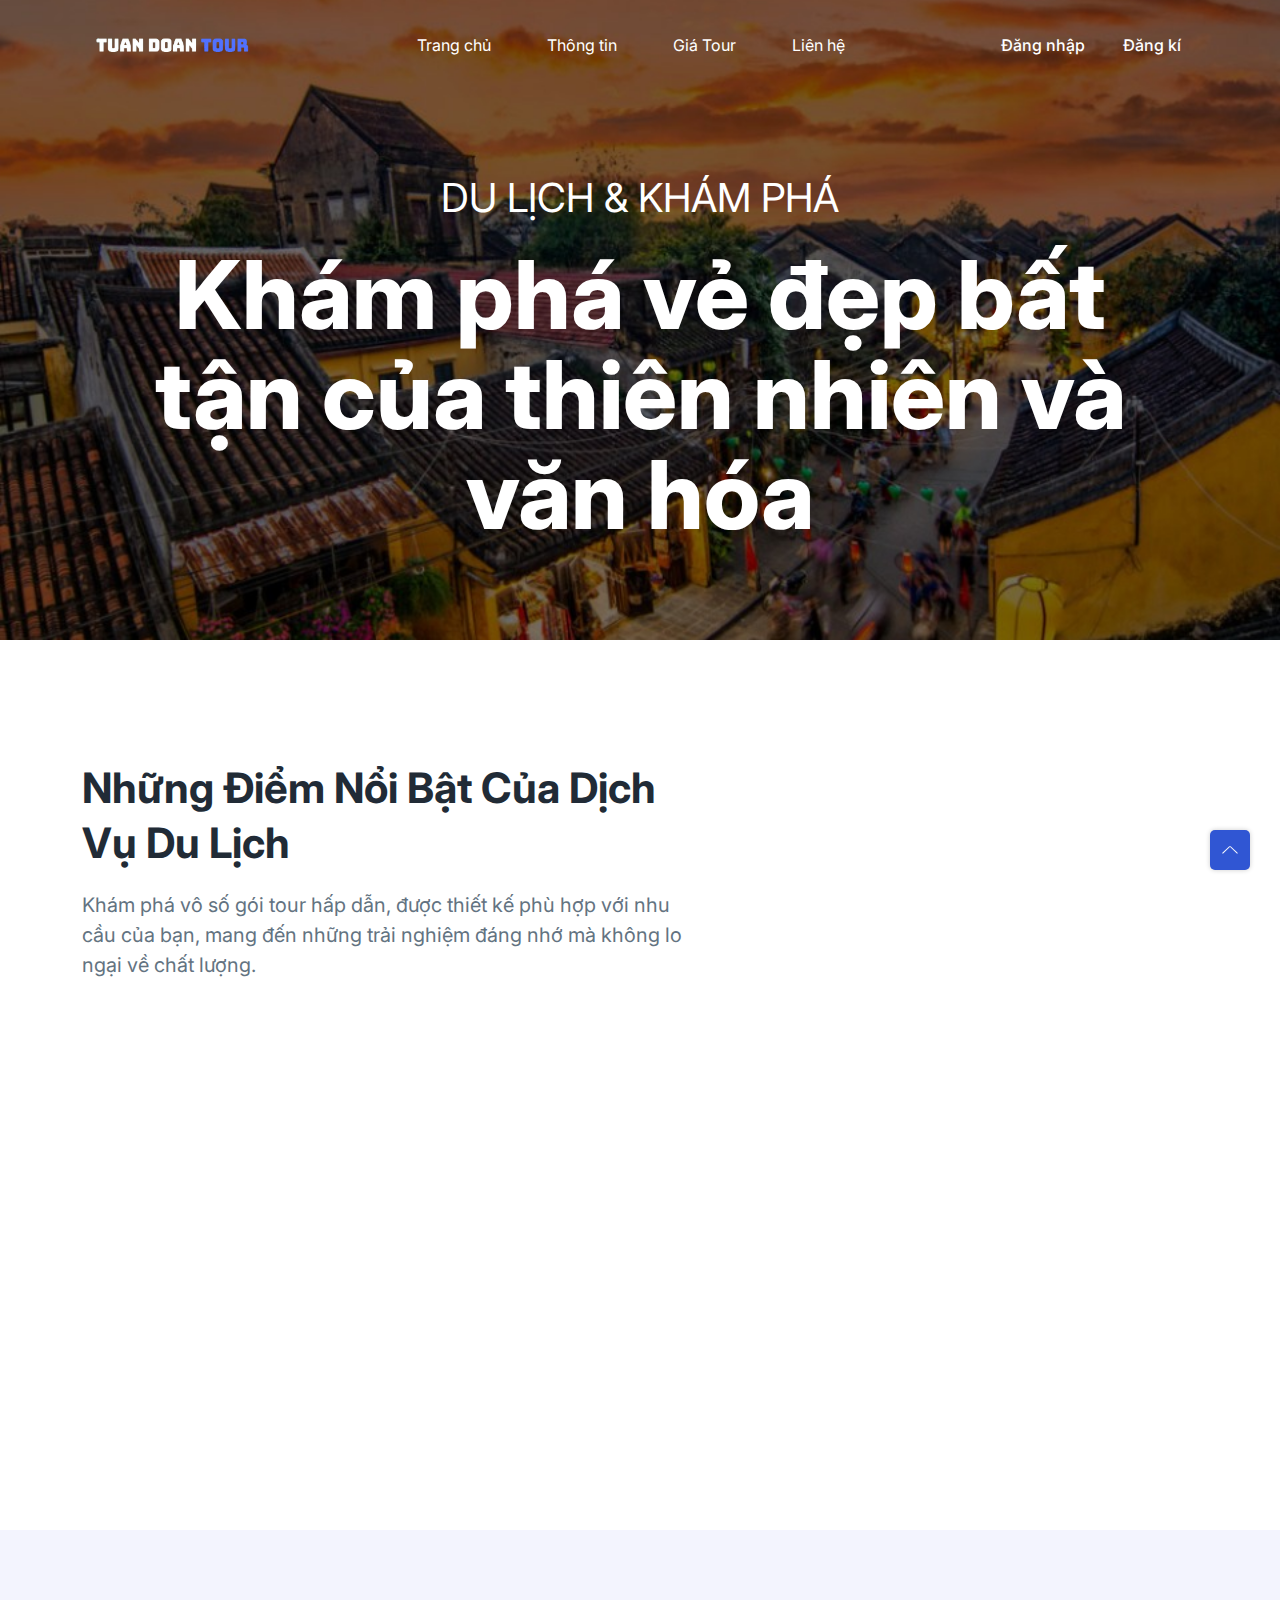
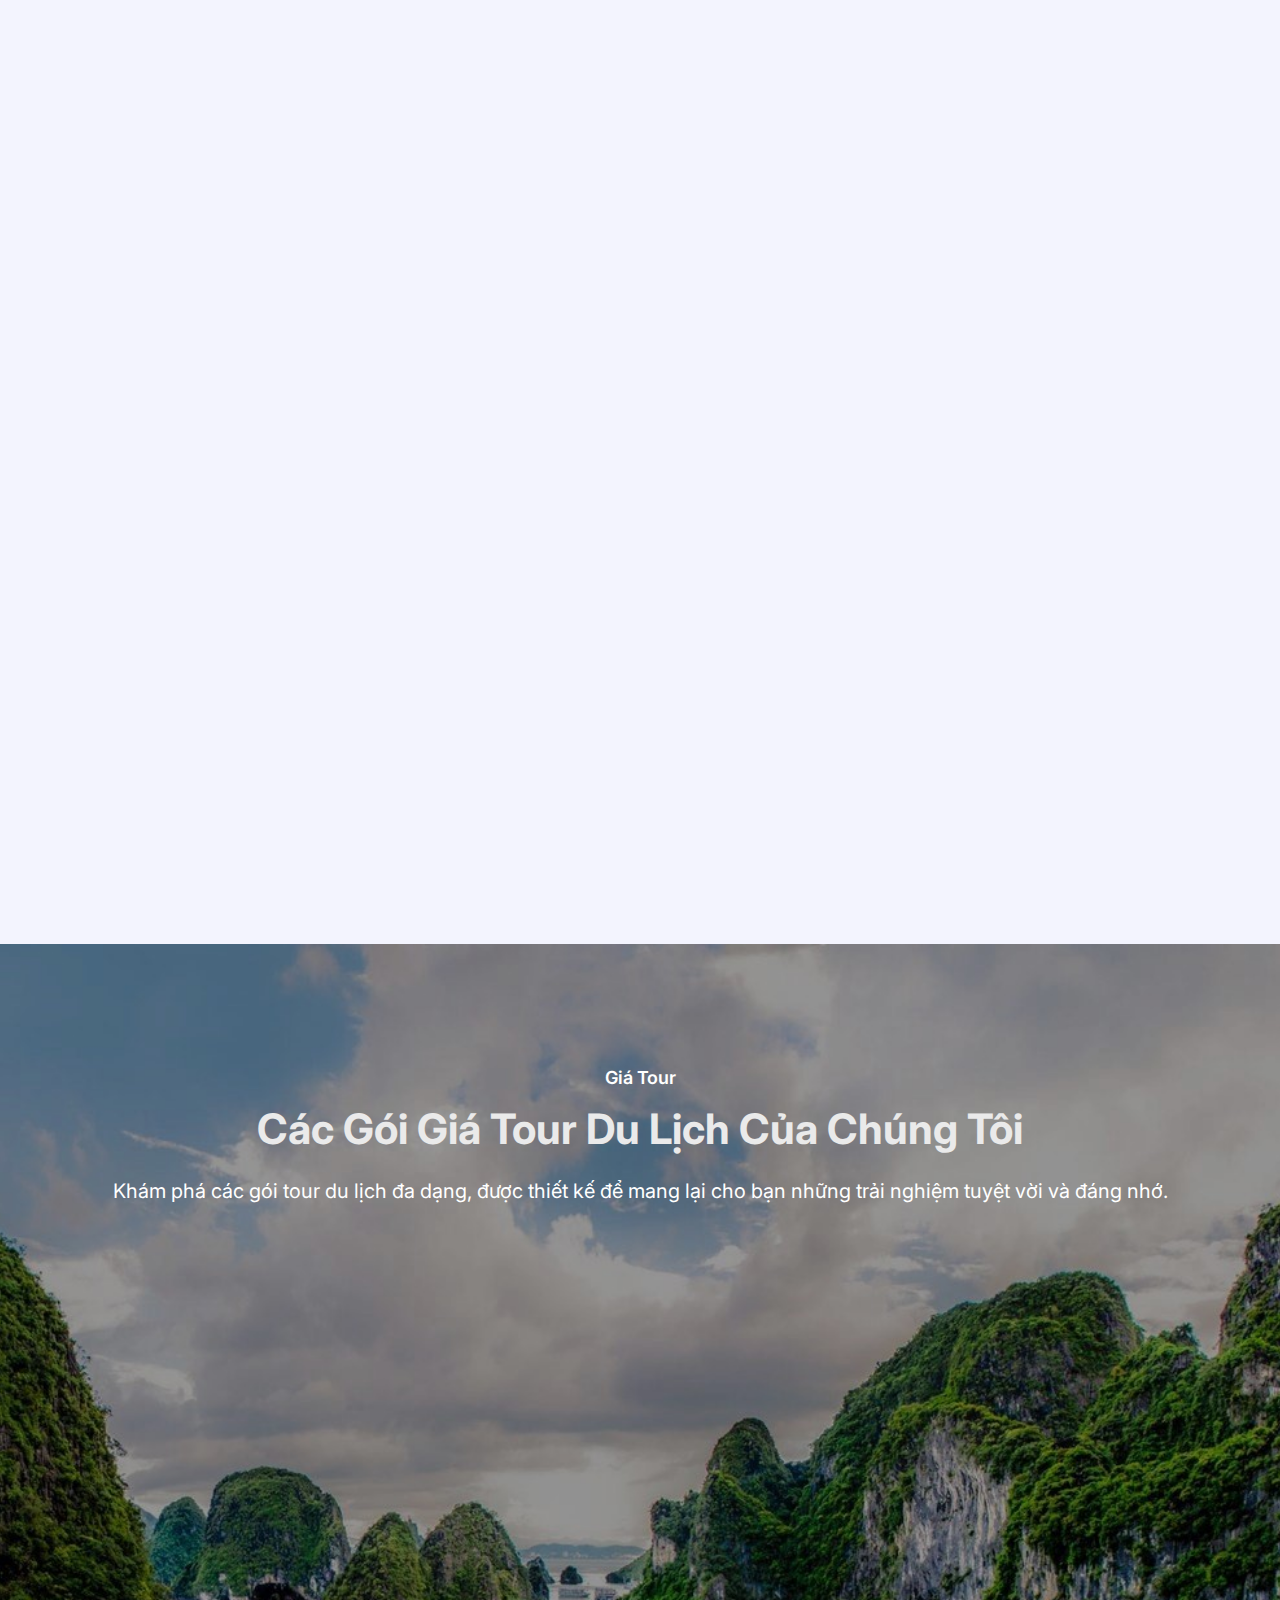
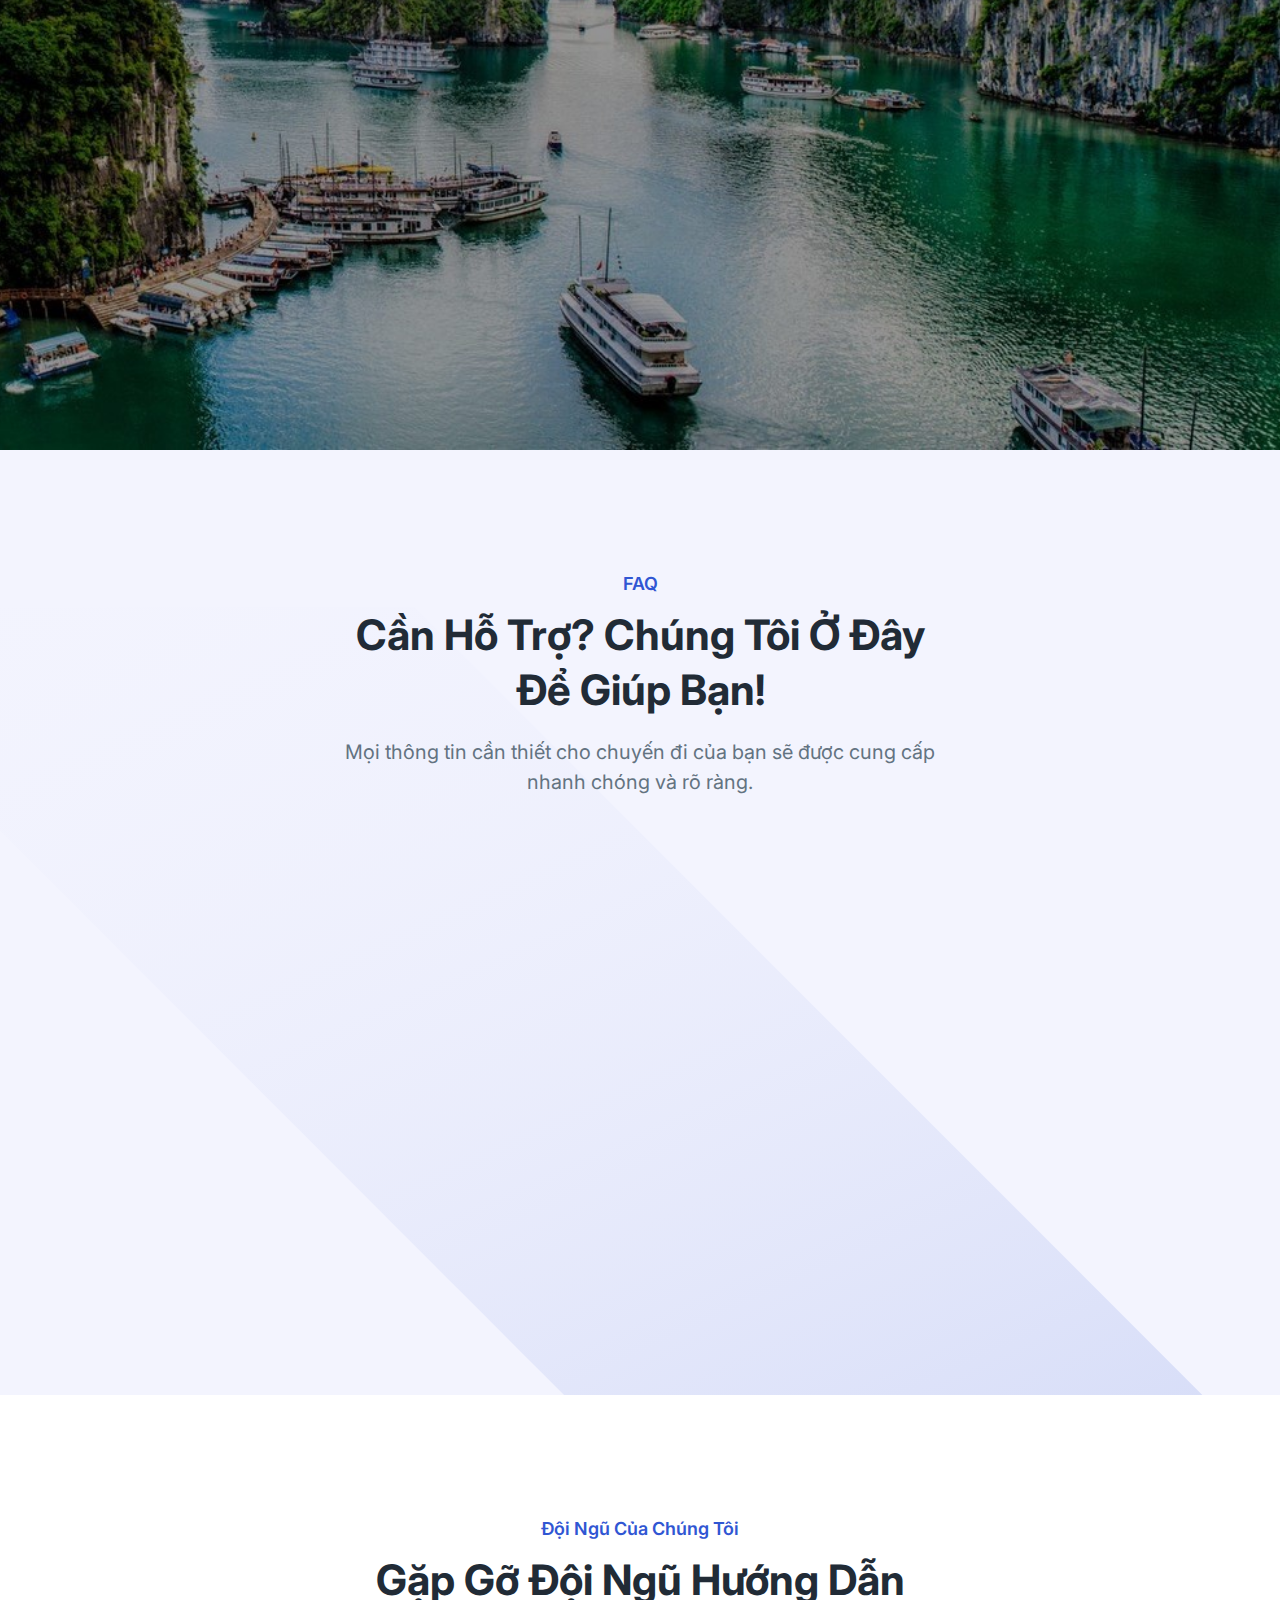
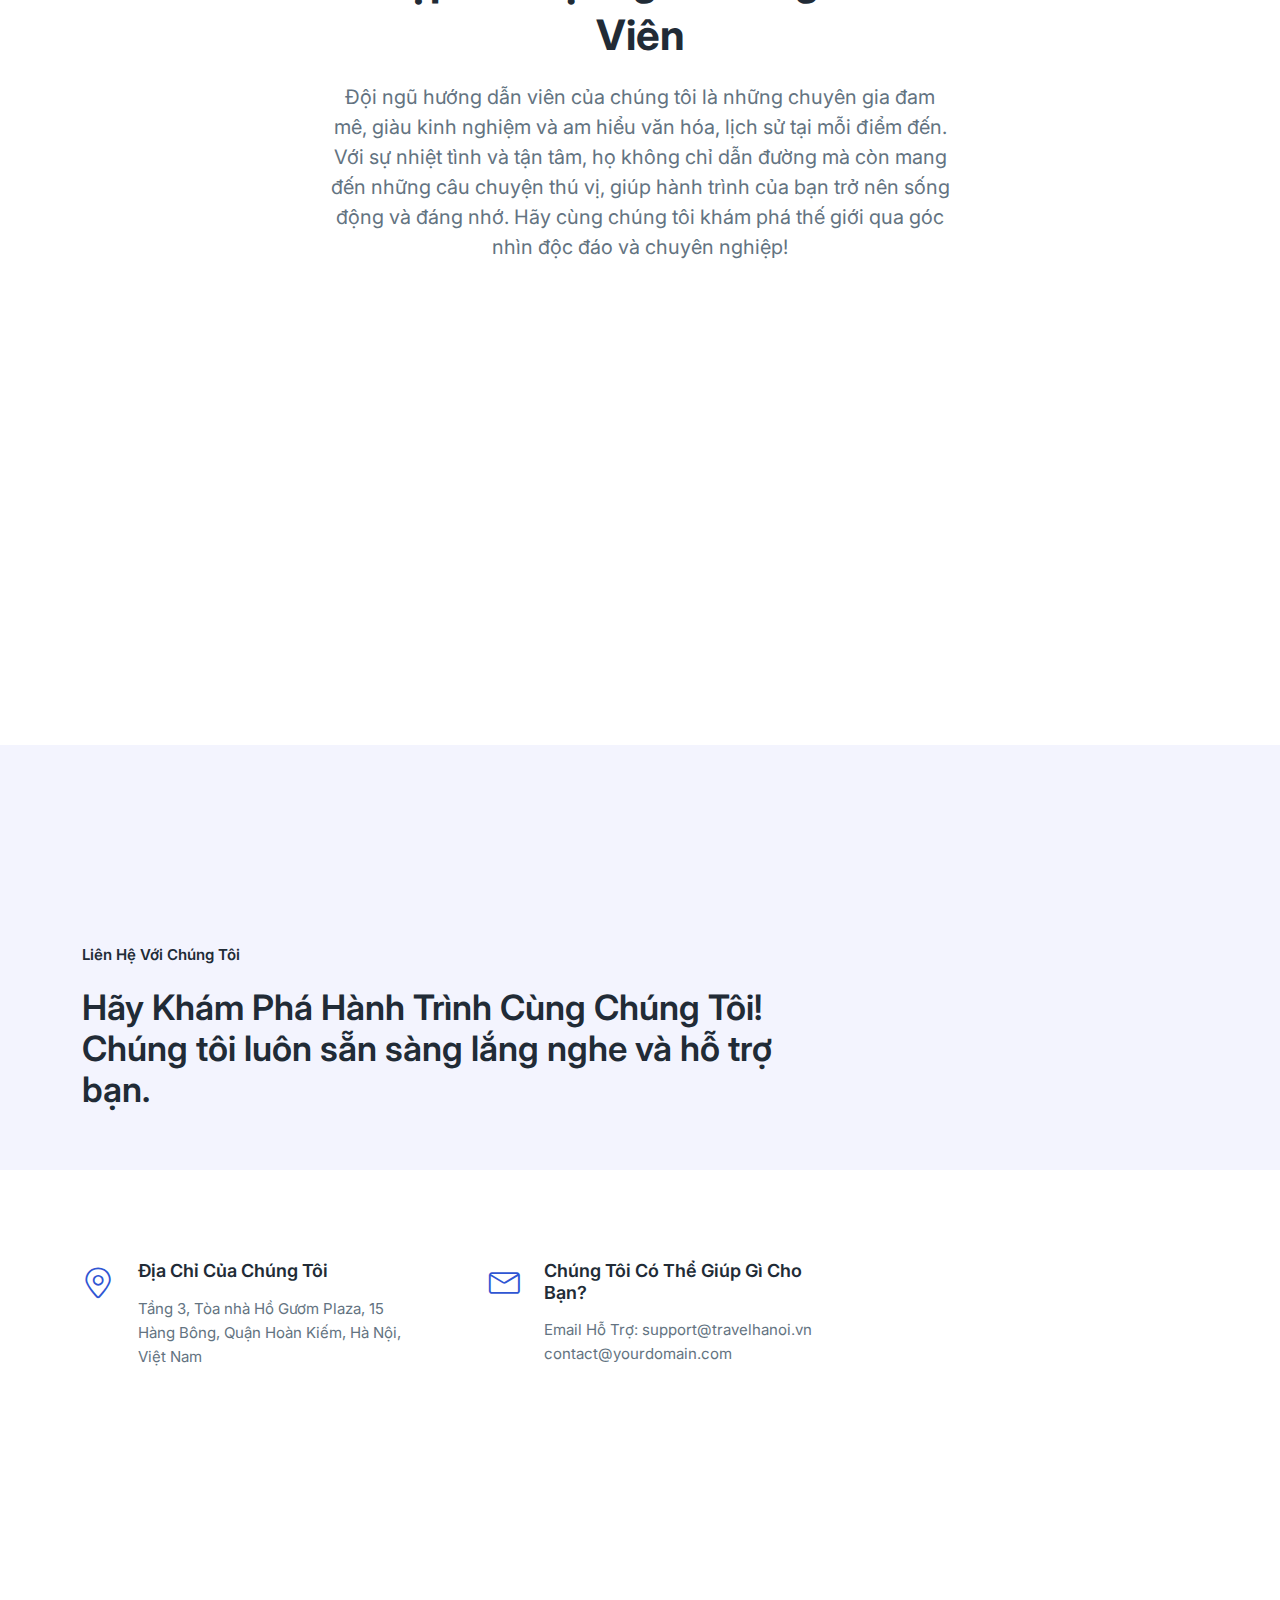
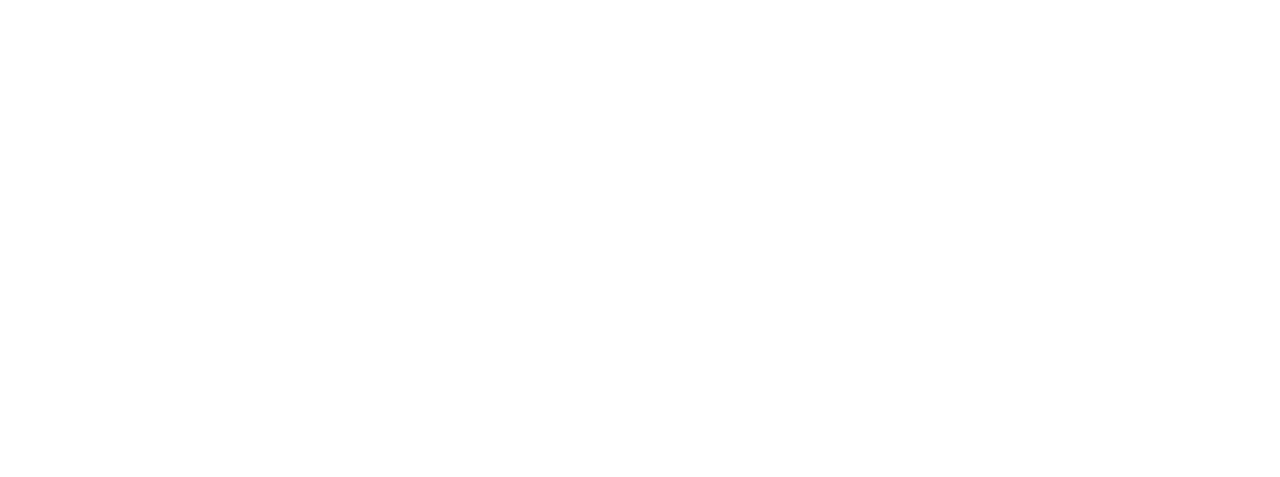
<file: index.html>
<!-- =========

	Template Name: Play
	Author: UIdeck
	Author URI: https://uideck.com/
	Support: https://uideck.com/support/
	Version: 1.1

========== -->

<!DOCTYPE html>
<html lang="en">

<head>
  <meta charset="UTF-8" />
  <meta http-equiv="X-UA-Compatible" content="IE=edge" />
  <meta name="viewport" content="width=device-width, initial-scale=1.0" />
  <title>Tuấn Đoàn Tour - Hành trình trải nghiệm không giới hạn</title>

  <!-- Primary Meta Tags -->
  <meta name="title" content="Play - Free Open Source HTML Bootstrap Template by UIdeck">
  <meta name="description" content="Play - Free Open Source HTML Bootstrap Template by UIdeck Team">

  <!-- Open Graph / Facebook -->
  <meta property="og:type" content="website">
  <meta property="og:url" content="https://uideck.com/play/">
  <meta property="og:title" content="Play - Free Open Source HTML Bootstrap Template by UIdeck">
  <meta property="og:description" content="Play - Free Open Source HTML Bootstrap Template by UIdeck Team">
  <meta property="og:image" content="https://uideck.com/wp-content/uploads/2021/09/play-meta-bs.jpg">

  <!-- Twitter -->
  <meta property="twitter:card" content="summary_large_image">
  <meta property="twitter:url" content="https://uideck.com/play/">
  <meta property="twitter:title" content="Play - Free Open Source HTML Bootstrap Template by UIdeck">
  <meta property="twitter:description" content="Play - Free Open Source HTML Bootstrap Template by UIdeck Team">
  <meta property="twitter:image" content="https://uideck.com/wp-content/uploads/2021/09/play-meta-bs.jpg">

  <!--====== Favicon Icon ======-->
  <link rel="shortcut icon" href="assets/images/logo/logo-8.png" type="image/png" />

  <!-- ===== All CSS files ===== -->
  <link rel="stylesheet" href="assets/css/bootstrap.min.css" />
  <link rel="stylesheet" href="assets/css/animate.css" />
  <link rel="stylesheet" href="assets/css/lineicons.css" />
  <link rel="stylesheet" href="assets/css/ud-styles.css" />
</head>

<body>
  <!-- ====== Header Start ====== -->
  <header class="ud-header">
    <div class="container">
      <div class="row">
        <div class="col-lg-12">
          <nav class="navbar navbar-expand-lg">
            <a class="navbar-brand" href="index.html">
              <img src="assets/images/logo/logo-5.png" alt="Logo" />
            </a>
            <button class="navbar-toggler">
              <span class="toggler-icon"> </span>
              <span class="toggler-icon"> </span>
              <span class="toggler-icon"> </span>
            </button>

            <div class="navbar-collapse">
              <ul id="nav" class="navbar-nav mx-auto">
                <li class="nav-item">
                  <a class="ud-menu-scroll" href="index.html">Trang chủ </a>
                </li>

                <li class="nav-item">
                  <a class="ud-menu-scroll" href="#about">Thông tin</a>
                </li>
                <li class="nav-item">
                  <a class="ud-menu-scroll" href="pricing.html">Giá Tour</a>
                </li>
              
                <li class="nav-item">
                  <a class="ud-menu-scroll" href="#contact">Liên hệ</a>
                </li>

              </ul>
            </div>

            <div class="navbar-btn d-none d-sm-inline-block">
              <a href="#" class="ud-main-btn ud-login-btn js-logout-btn" style="display:none;">Đăng xuất</a>
              <a href="login.html" class="ud-main-btn ud-login-btn js-auth-btn">
                Đăng nhập
              </a>
              <a href="signup.html" class="ud-main-btn ud-login-btn js-auth-btn">
                Đăng kí
              </a>
            </div>
          </nav>
        </div>
      </div>
    </div>
  </header>


  <!-- ====== Header End ====== -->

  <!-- ====== Hero Start ====== -->
  <section class="ud-hero" id="home">
    <div class="overlay"></div>
    <div class="container">
      <div class="row">
        <div class="col-lg-12">

          <div class="ud-hero-content wow fadeInUp" data-wow-delay=".2s">

            <p class="ud-hero-desc-11">
              DU LỊCH & KHÁM PHÁ
            </p>
            <h1 class="ud-hero-title">
              Khám phá vẻ đẹp bất tận của thiên nhiên và văn hóa
            </h1>
          </div>

        </div>
      </div>
    </div>
  </section>
  <!-- ====== Hero End ====== -->

  <!-- ====== Features Start ====== -->
  <section id="features" class="ud-features">
    <div class="container">
      <div class="row">
        <div class="col-lg-12">
          <div class="ud-section-title">
            <!-- <span>Features</span> -->
            <h2>Những Điểm Nổi Bật Của Dịch Vụ Du Lịch</h2>
            <p>
              Khám phá vô số gói tour hấp dẫn, được thiết kế phù hợp với nhu cầu của bạn, mang đến những trải nghiệm
              đáng nhớ mà không lo ngại về chất lượng.
            </p>
          </div>
        </div>
      </div>
      <div class="row">
        <div class="col-xl-3 col-lg-3 col-sm-6">
          <div class="ud-single-feature wow fadeInUp" data-wow-delay=".1s">
            <div class="ud-feature-icon">
              <i class="lni lni-gift"></i>
            </div>
            <div class="ud-feature-content">
              <h3 class="ud-feature-title">Dễ tiếp cận và Giá cả hợp lý</h3>
              <p class="ud-feature-desc">
                Chúng tôi cung cấp các tour du lịch chất lượng cao với mức giá phù hợp, giúp mọi người dễ dàng thực hiện
                ước mơ khám phá của mình.
              </p>
              <a href="javascript:void(0)" class="ud-feature-link">
                Tìm hiểu thêm
              </a>
            </div>
          </div>
        </div>
        <div class="col-xl-3 col-lg-3 col-sm-6">
          <div class="ud-single-feature wow fadeInUp" data-wow-delay=".15s">
            <div class="ud-feature-icon">
              <i class="lni lni-move"></i>
            </div>
            <div class="ud-feature-content">
              <h3 class="ud-feature-title">Hành trình tùy chỉnh</h3>
              <p class="ud-feature-desc">
                Bạn có thể tự do tùy chỉnh lịch trình theo ý thích, đảm bảo chuyến đi phù hợp với nhu cầu cá nhân và gia
                đình.
              </p>
              <a href="javascript:void(0)" class="ud-feature-link">
                Tìm hiểu thêm
              </a>
            </div>
          </div>
        </div>
        <div class="col-xl-3 col-lg-3 col-sm-6">
          <div class="ud-single-feature wow fadeInUp" data-wow-delay=".2s">
            <div class="ud-feature-icon">
              <i class="lni lni-layout"></i>
            </div>
            <div class="ud-feature-content">
              <h3 class="ud-feature-title">Trải nghiệm đẳng cấp</h3>
              <p class="ud-feature-desc">
                Chúng tôi cam kết mang đến những trải nghiệm du lịch tuyệt vời với các dịch vụ đẳng cấp và đáng nhớ.
              </p>
              <a href="javascript:void(0)" class="ud-feature-link">
                Tìm hiểu thêm
              </a>
            </div>
          </div>
        </div>
        <div class="col-xl-3 col-lg-3 col-sm-6">
          <div class="ud-single-feature wow fadeInUp" data-wow-delay=".25s">
            <div class="ud-feature-icon">
              <i class="lni lni-layers"></i>
            </div>
            <div class="ud-feature-content">
              <h3 class="ud-feature-title">Trọn gói tiện lợi</h3>
              <p class="ud-feature-desc">
                Mọi thứ từ phương tiện đi lại, nơi ở, đến các hoạt động vui chơi giải trí đều được bao gồm trong các gói
                tour của chúng tôi, giúp bạn yên tâm tận hưởng chuyến đi.
              </p>
              <a href="javascript:void(0)" class="ud-feature-link">
                Tìm hiểu thêm
              </a>
            </div>
          </div>
        </div>
      </div>
    </div>
  </section>
  <!-- ====== Features End ====== -->

  <!-- ====== About Start ====== -->
  <section id="about" class="ud-about">
    <div class="container">
      <div class="ud-about-wrapper wow fadeInUp" data-wow-delay=".2s">
        <div class="ud-about-content-wrapper">
          <div class="ud-about-content">
            <span class="tag">About Us</span>
            <h2>Công Cụ Tuyệt Vời Để Đặt Tour Du Lịch Mơ Ước Nhanh Hơn.</h2>
            <p>
              Ưu tiên hàng đầu của chúng tôi là giúp khách hàng dễ dàng đặt các chuyến đi mơ ước với sự hỗ trợ từ các
              chuyên gia du lịch. Thông qua các gói tour đa dạng và linh hoạt, bạn có thể dễ dàng tùy chỉnh hành trình
              phù hợp với nhu cầu cá nhân và tận hưởng các hoạt động giải trí thú vị.
            </p>

            <p>
              Sứ mệnh của chúng tôi là kết nối bạn với những chuyến đi đáng nhớ, kết hợp giữa sự tiện lợi và chất lượng.
              Đội ngũ chuyên gia của chúng tôi luôn sẵn sàng hỗ trợ với các gợi ý hành trình tuyệt vời, giúp bạn tận
              hưởng mỗi khoảnh khắc đáng giá trong hành trình khám phá.
            </p>
            <a href="javascript:void(0)" class="ud-main-btn">Tìm hiểu thêm</a>
          </div>
        </div>
        <div class="ud-about-image">
          <img src="assets/images/about/about-image.svg" alt="about-image" />
        </div>
      </div>
    </div>
  </section>
  <!-- ====== About End ====== -->

  <!-- ====== Pricing Start ====== -->
  <section id="pricing" class="ud-pricing">
    <div class="container">
      <div class="row">
        <div class="col-lg-12">
          <div class="ud-section-title-1 mx-auto text-center">
            <span>Giá Tour</span>
            <h2>Các Gói Giá Tour Du Lịch Của Chúng Tôi</h2>
            <p>
              Khám phá các gói tour du lịch đa dạng, được thiết kế để mang lại cho bạn những trải nghiệm tuyệt vời và
              đáng nhớ.
            </p>
          </div>
        </div>
      </div>

      <div class="row g-0 align-items-center justify-content-center">
        <div class="col-lg-4 col-md-6 col-sm-10">
          <div class="ud-single-pricing first-item wow fadeInUp" data-wow-delay=".15s">
            <div class="ud-pricing-header">
              <h3>CHỈ TỪ</h3>
              <h4>450,000 VNĐ/khách</h4>
            </div>
            <div class="ud-pricing-body">
              <ul>
                <li>Dành cho nhóm 5 người</li>
                <li>Bao gồm toàn bộ hoạt động tham quan</li>
                <li>Hỗ trợ trọn gói</li>
                <li>Cập nhật miễn phí hành trình mới nhất</li>
                <li>Áp dụng cho 1 chuyến đi</li>
                <li>Hỗ trợ 4 tháng sau đặt tour</li>
              </ul>
            </div>
            <div class="ud-pricing-footer">
              <a href="card-1.html?id=4" class="ud-main-btn ud-border-btn">
                Đặt Ngay
              </a>
            </div>
          </div>
        </div>
        <div class="col-lg-4 col-md-6 col-sm-10">
          <div class="ud-single-pricing active wow fadeInUp" data-wow-delay=".1s">
            <span class="ud-popular-tag">Được Yêu Thích</span>
            <div class="ud-pricing-header">
              <h3>CHỈ TỪ</h3>
              <h4>800,000 VNĐ/khách</h4>
            </div>
            <div class="ud-pricing-body">
              <ul>
                <li>Dành cho nhóm 5 người</li>
                <li>Bao gồm toàn bộ hoạt động tham quan</li>
                <li>Hỗ trợ trọn gói</li>
                <li>Cập nhật miễn phí hành trình mới nhất</li>
                <li>Áp dụng cho 1 chuyến đi</li>
                <li>Hỗ trợ 4 tháng sau đặt tour</li>
                <li>Hướng dẫn viên chuyên nghiệp</li>
                <li>Quà tặng lưu niệm</li>
                <li>Tham gia các hoạt động giải trí độc quyền</li>

              </ul>
            </div>
            <div class="ud-pricing-footer">
              <a href="card-1.html?id=12" class="ud-main-btn ud-white-btn">
                Đặt Ngay
              </a>
            </div>
          </div>
        </div>
        <div class="col-lg-4 col-md-6 col-sm-10">
          <div class="ud-single-pricing last-item wow fadeInUp" data-wow-delay=".15s">
            <div class="ud-pricing-header">
              <h3>CHỈ TỪ</h3>
              <h4>650,000 VNĐ/khách</h4>
            </div>
            <div class="ud-pricing-body">
              <ul>
                <li>Dành cho nhóm 5 người</li>
                <li>Bao gồm toàn bộ hoạt động tham quan</li>
                <li>Hỗ trợ trọn gói</li>
                <li>Cập nhật miễn phí hành trình mới nhất</li>
                <li>Áp dụng cho 1 chuyến đi</li>
                <li>Bữa ăn cơ bản</li>
                <li>Hướng dẫn viên tiêu chuẩn</li>
                <li>Hỗ trợ 4 tháng sau đặt tour</li>
              </ul>
            </div>
            <div class="ud-pricing-footer">
              <a href="card-1.html?id=3" class="ud-main-btn ud-border-btn">
                Đặt Ngay
              </a>
            </div>
          </div>
        </div>
      </div>
    </div>
  </section>
  <!-- ====== Pricing End ====== -->

  <!-- ====== FAQ Start ====== -->
  <section id="faq" class="ud-faq">
    <div class="shape">
      <img src="assets/images/faq/shape.svg" alt="shape" />
    </div>
    <div class="container">
      <div class="row">
        <div class="col-lg-12">
          <div class="ud-section-title text-center mx-auto">
            <span>FAQ</span>
            <h2>Cần hỗ trợ? Chúng tôi ở đây để giúp bạn! </h2>
            <p>
              Mọi thông tin cần thiết cho chuyến đi của bạn sẽ được cung cấp nhanh chóng và rõ ràng.
            </p>
          </div>
        </div>
      </div>

      <div class="row">
        <div class="col-lg-6">
          <div class="ud-single-faq wow fadeInUp" data-wow-delay=".1s">
            <div class="accordion">
              <button class="ud-faq-btn collapsed" data-bs-toggle="collapse" data-bs-target="#collapseOne">
                <span class="icon flex-shrink-0">
                  <i class="lni lni-chevron-down"></i>
                </span>
                <span>Làm thế nào để đặt tour du lịch trên trang web của chúng tôi?</span>
              </button>
              <div id="collapseOne" class="accordion-collapse collapse">
                <div class="ud-faq-body">
                  Để đặt tour, bạn chỉ cần truy cập mục "Đặt tour" trên trang web, chọn tour mong muốn, điền thông tin
                  cá nhân và xác nhận thanh toán. Sau khi hoàn tất, hệ thống sẽ gửi email xác nhận chi tiết đặt chỗ.
                </div>
              </div>
            </div>
          </div>
          <div class="ud-single-faq wow fadeInUp" data-wow-delay=".15s">
            <div class="accordion">
              <button class="ud-faq-btn collapsed" data-bs-toggle="collapse" data-bs-target="#collapseTwo">
                <span class="icon flex-shrink-0">
                  <i class="lni lni-chevron-down"></i>
                </span>
                <span>Tôi có thể sử dụng thông tin này cho kế hoạch du lịch của mình không?</span>
              </button>
              <div id="collapseTwo" class="accordion-collapse collapse">
                <div class="ud-faq-body">
                  Chắc chắn rồi! Thông tin trên trang web của chúng tôi được thiết kế để hỗ trợ tối đa cho kế hoạch du
                  lịch của bạn, từ việc tìm hiểu địa điểm, lịch trình, đến các mẹo và gợi ý hữu ích.
                </div>
              </div>
            </div>
          </div>
          <div class="ud-single-faq wow fadeInUp" data-wow-delay=".2s">
            <div class="accordion">
              <button class="ud-faq-btn collapsed" data-bs-toggle="collapse" data-bs-target="#collapseThree">
                <span class="icon flex-shrink-0">
                  <i class="lni lni-chevron-down"></i>
                </span>
                <span>Tôi có thể thay đổi ngày đi sau khi đã đặt tour không?</span>
              </button>
              <div id="collapseThree" class="accordion-collapse collapse">
                <div class="ud-faq-body">
                  Bạn có thể thay đổi ngày đi nếu thông báo trước ít nhất 7 ngày và tùy thuộc vào tình trạng chỗ trống
                  của tour. Vui lòng liên hệ với bộ phận hỗ trợ để được hỗ trợ nhanh chóng.
                </div>
              </div>
            </div>
          </div>
        </div>
        <div class="col-lg-6">
          <div class="ud-single-faq wow fadeInUp" data-wow-delay=".1s">
            <div class="accordion">
              <button class="ud-faq-btn collapsed" data-bs-toggle="collapse" data-bs-target="#collapseFour">
                <span class="icon flex-shrink-0">
                  <i class="lni lni-chevron-down"></i>
                </span>
                <span>Tour có bao gồm bảo hiểm du lịch không?</span>
              </button>
              <div id="collapseFour" class="accordion-collapse collapse">
                <div class="ud-faq-body">
                  Có, tất cả các tour của chúng tôi đều bao gồm bảo hiểm du lịch để bạn yên tâm trải nghiệm hành trình.
                </div>
              </div>
            </div>
          </div>
          <div class="ud-single-faq wow fadeInUp" data-wow-delay=".15s">
            <div class="accordion">
              <button class="ud-faq-btn collapsed" data-bs-toggle="collapse" data-bs-target="#collapseFive">
                <span class="icon flex-shrink-0">
                  <i class="lni lni-chevron-down"></i>
                </span>
                <span>Có thể hủy tour nếu tôi không đi được không?</span>
              </button>
              <div id="collapseFive" class="accordion-collapse collapse">
                <div class="ud-faq-body">
                  Có thể, tuy nhiên chính sách hoàn tiền sẽ phụ thuộc vào thời điểm bạn hủy tour. Xin vui lòng tham khảo
                  chính sách hủy tour trên trang web để biết thêm chi tiết.
                </div>
              </div>
            </div>
          </div>
          <div class="ud-single-faq wow fadeInUp" data-wow-delay=".2s">
            <div class="accordion">
              <button class="ud-faq-btn collapsed" data-bs-toggle="collapse" data-bs-target="#collapseSix">
                <span class="icon flex-shrink-0">
                  <i class="lni lni-chevron-down"></i>
                </span>
                <span>Có hướng dẫn viên hỗ trợ trong suốt hành trình không?</span>
              </button>
              <div id="collapseSix" class="accordion-collapse collapse">
                <div class="ud-faq-body">
                  Chắc chắn rồi! Tất cả các tour của chúng tôi đều đi kèm với hướng dẫn viên giàu kinh nghiệm, sẵn sàng
                  hỗ trợ bạn trong suốt chuyến đi.
                </div>
              </div>
            </div>
          </div>
        </div>
      </div>
    </div>
  </section>
  <!-- ====== FAQ End ====== -->


  <!-- ====== Testimonials End ====== -->

  <!-- ====== Team Start ====== -->
  <section id="team" class="ud-team">
    <div class="container">
      <div class="row">
        <div class="col-lg-12">
          <div class="ud-section-title mx-auto text-center">
            <span>Đội Ngũ Của Chúng Tôi</span>
            <h2>Gặp Gỡ Đội Ngũ Hướng Dẫn Viên</h2>
            <p>
              Đội ngũ hướng dẫn viên của chúng tôi là những chuyên gia đam mê, giàu kinh nghiệm và am hiểu văn hóa, lịch
              sử tại mỗi điểm đến. Với sự nhiệt tình và tận tâm, họ không chỉ dẫn đường mà còn mang đến những câu chuyện
              thú vị, giúp hành trình của bạn trở nên sống động và đáng nhớ. Hãy cùng chúng tôi khám phá thế giới qua
              góc nhìn độc đáo và chuyên nghiệp!
            </p>
          </div>
        </div>
      </div>

      <div class="row">
        <div class="col-xl-3 col-lg-3 col-sm-6">
          <div class="ud-single-team wow fadeInUp" data-wow-delay=".1s">
            <div class="ud-team-image-wrapper">
              <div class="ud-team-image">
                <img src="assets/images/team/hdan1.png" alt="team" />
              </div>

              <img src="assets/images/team/dotted-shape.svg" alt="shape" class="shape shape-1" />
              <img src="assets/images/team/shape-2.svg" alt="shape" class="shape shape-2" />
            </div>
            <div class="ud-team-info">
              <h5>Phạm Đức Long</h5>
              <h6>Hướng Dẫn Viên Đa Ngôn Ngữ</h6>
            </div>
            <ul class="ud-team-socials">
              <li>
                <a href="https://twitter.com/MusharofChy">
                  <i class="lni lni-facebook-filled"></i>
                </a>
              </li>
              <li>
                <a href="https://twitter.com/MusharofChy">
                  <i class="lni lni-twitter-filled"></i>
                </a>
              </li>
              <li>
                <a href="https://twitter.com/MusharofChy">
                  <i class="lni lni-instagram-filled"></i>
                </a>
              </li>
            </ul>
          </div>
        </div>
        <div class="col-xl-3 col-lg-3 col-sm-6">
          <div class="ud-single-team wow fadeInUp" data-wow-delay=".15s">
            <div class="ud-team-image-wrapper">
              <div class="ud-team-image">
                <img src="assets/images/team/hdan2.png" alt="team" />
              </div>

              <img src="assets/images/team/dotted-shape.svg" alt="shape" class="shape shape-1" />
              <img src="assets/images/team/shape-2.svg" alt="shape" class="shape shape-2" />
            </div>
            <div class="ud-team-info">
              <h5>Lê Minh Tuấn</h5>
              <h6>Hướng Dẫn Viên Tour Mạo Hiểm</h6>
            </div>
            <ul class="ud-team-socials">
              <li>
                <a href="https://twitter.com/MusharofChy">
                  <i class="lni lni-facebook-filled"></i>
                </a>
              </li>
              <li>
                <a href="https://twitter.com/MusharofChy">
                  <i class="lni lni-twitter-filled"></i>
                </a>
              </li>
              <li>
                <a href="https://twitter.com/MusharofChy">
                  <i class="lni lni-instagram-filled"></i>
                </a>
              </li>
            </ul>
          </div>
        </div>
        <div class="col-xl-3 col-lg-3 col-sm-6">
          <div class="ud-single-team wow fadeInUp" data-wow-delay=".2s">
            <div class="ud-team-image-wrapper">
              <div class="ud-team-image">
                <img src="assets/images/team/hdan3.png" alt="team" />
              </div>

              <img src="assets/images/team/dotted-shape.svg" alt="shape" class="shape shape-1" />
              <img src="assets/images/team/shape-2.svg" alt="shape" class="shape shape-2" />
            </div>
            <div class="ud-team-info">
              <h5>Trần Quốc Anh</h5>
              <h6>Hướng Dẫn Viên Chuyên Tour Văn Hóa</h6>
            </div>
            <ul class="ud-team-socials">
              <li>
                <a href="https://twitter.com/MusharofChy">
                  <i class="lni lni-facebook-filled"></i>
                </a>
              </li>
              <li>
                <a href="https://twitter.com/MusharofChy">
                  <i class="lni lni-twitter-filled"></i>
                </a>
              </li>
              <li>
                <a href="https://twitter.com/MusharofChy">
                  <i class="lni lni-instagram-filled"></i>
                </a>
              </li>
            </ul>
          </div>
        </div>
        <div class="col-xl-3 col-lg-3 col-sm-6">
          <div class="ud-single-team wow fadeInUp" data-wow-delay=".25s">
            <div class="ud-team-image-wrapper">
              <div class="ud-team-image">
                <img src="assets/images/team/hdan4.png" alt="team" />
              </div>

              <img src="assets/images/team/dotted-shape.svg" alt="shape" class="shape shape-1" />
              <img src="assets/images/team/shape-2.svg" alt="shape" class="shape shape-2" />
            </div>
            <div class="ud-team-info">
              <h5>Nguyễn Văn Hùng</h5>
              <h6>Trưởng Nhóm Hướng Dẫn Viên</h6>
            </div>
            <ul class="ud-team-socials">
              <li>
                <a href="https://twitter.com/MusharofChy">
                  <i class="lni lni-facebook-filled"></i>
                </a>
              </li>
              <li>
                <a href="https://twitter.com/MusharofChy">
                  <i class="lni lni-twitter-filled"></i>
                </a>
              </li>
              <li>
                <a href="https://twitter.com/MusharofChy">
                  <i class="lni lni-instagram-filled"></i>
                </a>
              </li>
            </ul>
          </div>
        </div>
      </div>
    </div>
  </section>
  <!-- ====== Team End ====== -->

  <!-- ====== Contact Start ====== -->
  <section id="contact" class="ud-contact">
    <div class="container">
      <div class="row align-items-center">
        <div class="col-xl-8 col-lg-7">
          <div class="ud-contact-content-wrapper">
            <div class="ud-contact-title">
              <span>Liên Hệ Với Chúng Tôi</span>
              <h2>
                Hãy Khám Phá Hành Trình Cùng Chúng Tôi! <br />
                Chúng tôi luôn sẵn sàng lắng nghe và hỗ trợ bạn.
              </h2>
            </div>
            <div class="ud-contact-info-wrapper">
              <div class="ud-single-info">
                <div class="ud-info-icon">
                  <i class="lni lni-map-marker"></i>
                </div>
                <div class="ud-info-meta">
                  <h5>Địa Chỉ Của Chúng Tôi</h5>
                  <p>Tầng 3, Tòa nhà Hồ Gươm Plaza, 15 Hàng Bông, Quận Hoàn Kiếm, Hà Nội, Việt Nam</p>
                </div>
              </div>
              <div class="ud-single-info">
                <div class="ud-info-icon">
                  <i class="lni lni-envelope"></i>
                </div>
                <div class="ud-info-meta">
                  <h5>Chúng Tôi Có Thể Giúp Gì Cho Bạn?</h5>
                  <p>Email Hỗ Trợ: support@travelhanoi.vn</p>
                  <p>contact@yourdomain.com</p>
                </div>
              </div>
            </div>
          </div>
        </div>
        <div class="col-xl-4 col-lg-5">
          <div class="ud-contact-form-wrapper wow fadeInUp" data-wow-delay=".2s">
            <h3 class="ud-contact-form-title">Gửi Tin Nhắn</h3>
            <form class="ud-contact-form">
              <div class="ud-form-group">
                <label for="fullName">Tên Đầy Đủ*</label>
                <input type="text" name="fullName" placeholder="(ví dụ: Nguyễn Văn An)" />
              </div>
              <div class="ud-form-group">
                <label for="email">Email*</label>
                <input type="email" name="email" placeholder="(ví dụ: nguyenvana@gmail.com)" />
              </div>
              <div class="ud-form-group">
                <label for="phone">Số Điện Thoại*</label>
                <input type="text" name="phone" placeholder="(ví dụ: +84 123 456 7890)2" />
              </div>
              <div class="ud-form-group">
                <label for="message">Tin Nhắn*</label>
                <textarea name="message" rows="1" placeholder="(ví dụ: Tôi muốn biết thêm về tour Đà Lạt 3 ngày 2 đêm)"></textarea>
              </div>
              <div class="ud-form-group mb-0">
                <button type="submit" class="ud-main-btn">
                  Gửi Tin Nhắn
                </button>
              </div>
            </form>
          </div>
        </div>
      </div>
    </div>
  </section>
  <!-- ====== Contact End ====== -->

  <!-- ====== Footer Start ====== -->
  <footer class="ud-footer wow fadeInUp" data-wow-delay=".15s">
    <div class="shape shape-1">
      <img src="assets/images/footer/shape-1.svg" alt="shape" />
    </div>
    <div class="shape shape-2">
      <img src="assets/images/footer/shape-2.svg" alt="shape" />
    </div>
    <div class="shape shape-3">
      <img src="assets/images/footer/shape-3.svg" alt="shape" />
    </div>
    <div class="ud-footer-widgets">
      <div class="container">
        <div class="row">
          <div class="col-xl-3 col-lg-4 col-md-6">
            <div class="ud-widget">
              <a href="index.html" class="ud-footer-logo">
                <img src="assets/images/logo/logo-5.png" alt="logo" />
              </a>
              <p class="ud-widget-desc">
                Khám phá Việt Nam qua những hành trình độc đáo, được thiết kế riêng cho bạn.
              </p>
              <ul class="ud-widget-socials">
                <li>
                  <a href="https://twitter.com/MusharofChy">
                    <i class="lni lni-facebook-filled"></i>
                  </a>
                </li>
                <li>
                  <a href="https://twitter.com/MusharofChy">
                    <i class="lni lni-twitter-filled"></i>
                  </a>
                </li>
                <li>
                  <a href="https://twitter.com/MusharofChy">
                    <i class="lni lni-instagram-filled"></i>
                  </a>
                </li>
                <li>
                  <a href="https://twitter.com/MusharofChy">
                    <i class="lni lni-linkedin-original"></i>
                  </a>
                </li>
              </ul>
            </div>
          </div>
          <div class="col-xl-2 col-lg-3 col-md-6 col-sm-6">

          </div>
          <div class="col-xl-2 col-lg-2 col-md-6 col-sm-6">
            <div class="ud-widget">
              <h5 class="ud-widget-title">Về Chúng Tôi</h5>
              <ul class="ud-widget-links">
                <li>
                  <a href="javascript:void(0)">Trang Chủ</a>
                </li>
                <li>
                  <a href="javascript:void(0)">Giới Thiệu</a>
                </li>
                <li>
                  <a href="javascript:void(0)">Chính Sách Hoàn Tiền</a>
                </li>
              </ul>
            </div>
          </div>
          <div class="col-xl-2 col-lg-3 col-md-6 col-sm-6">
            <div class="ud-widget">
              <h5 class="ud-widget-title">Dịch Vụ Của Chúng Tôi</h5>
              <ul class="ud-widget-links">
                <li>
                  <a href="javascript:void(0)">Tour Du Lịch Trọn Gói</a>
                </li>
                <li>
                  <a href="javascript:void(0)">Tour Cá Nhân Hóa</a>
                </li>
                <li>
                  <a href="javascript:void(0)">Tư Vấn Lộ Trình Du Lịch</a>
                </li>
              </ul>
            </div>
          </div>

          <div class="col-xl-2 col-lg-3 col-md-6 col-sm-6">
            <div class="ud-widget">
              <h5 class="ud-widget-title">Điểm Đến Nổi Bật</h5>
              <ul class="ud-widget-links">
                <li>
                  <a href="https://lineicons.com/" rel="nofollow noopner" target="_blank">Vịnh Hạ Long
                  </a>
                </li>
                <li>
                  <a href="https://ecommercehtml.com/" rel="nofollow noopner" target="_blank">Phố Cổ Hội An</a>
                </li>
                <li>
                  <a href="https://ayroui.com/" rel="nofollow noopner" target="_blank">Đà Lạt Mộng Mơ</a>
                </li>
                
              </ul>
            </div>
          </div>

        </div>
      </div>
    </div>
    </div>
    <div class="ud-footer-bottom">
      <div class="container">
        <div class="row">
          <div class="col-md-8">
            
          </div>
          <div class="col-md-4">
            <p class="ud-footer-bottom-right">
              Designed and Developed by doannt2004
              
            </p>
          </div>
        </div>
      </div>
    </div>
  </footer>
  <!-- ====== Footer End ====== -->

  <!-- ====== Back To Top Start ====== -->
  <a href="javascript:void(0)" class="back-to-top">
    <i class="lni lni-chevron-up"> </i>
  </a>
  <!-- ====== Back To Top End ====== -->

  <!-- ====== All Javascript Files ====== -->
  <script src="assets/js/bootstrap.bundle.min.js"></script>
  <script src="assets/js/wow.min.js"></script>
  <script src="assets/js/main.js"></script>

</body>

</html>
</file>
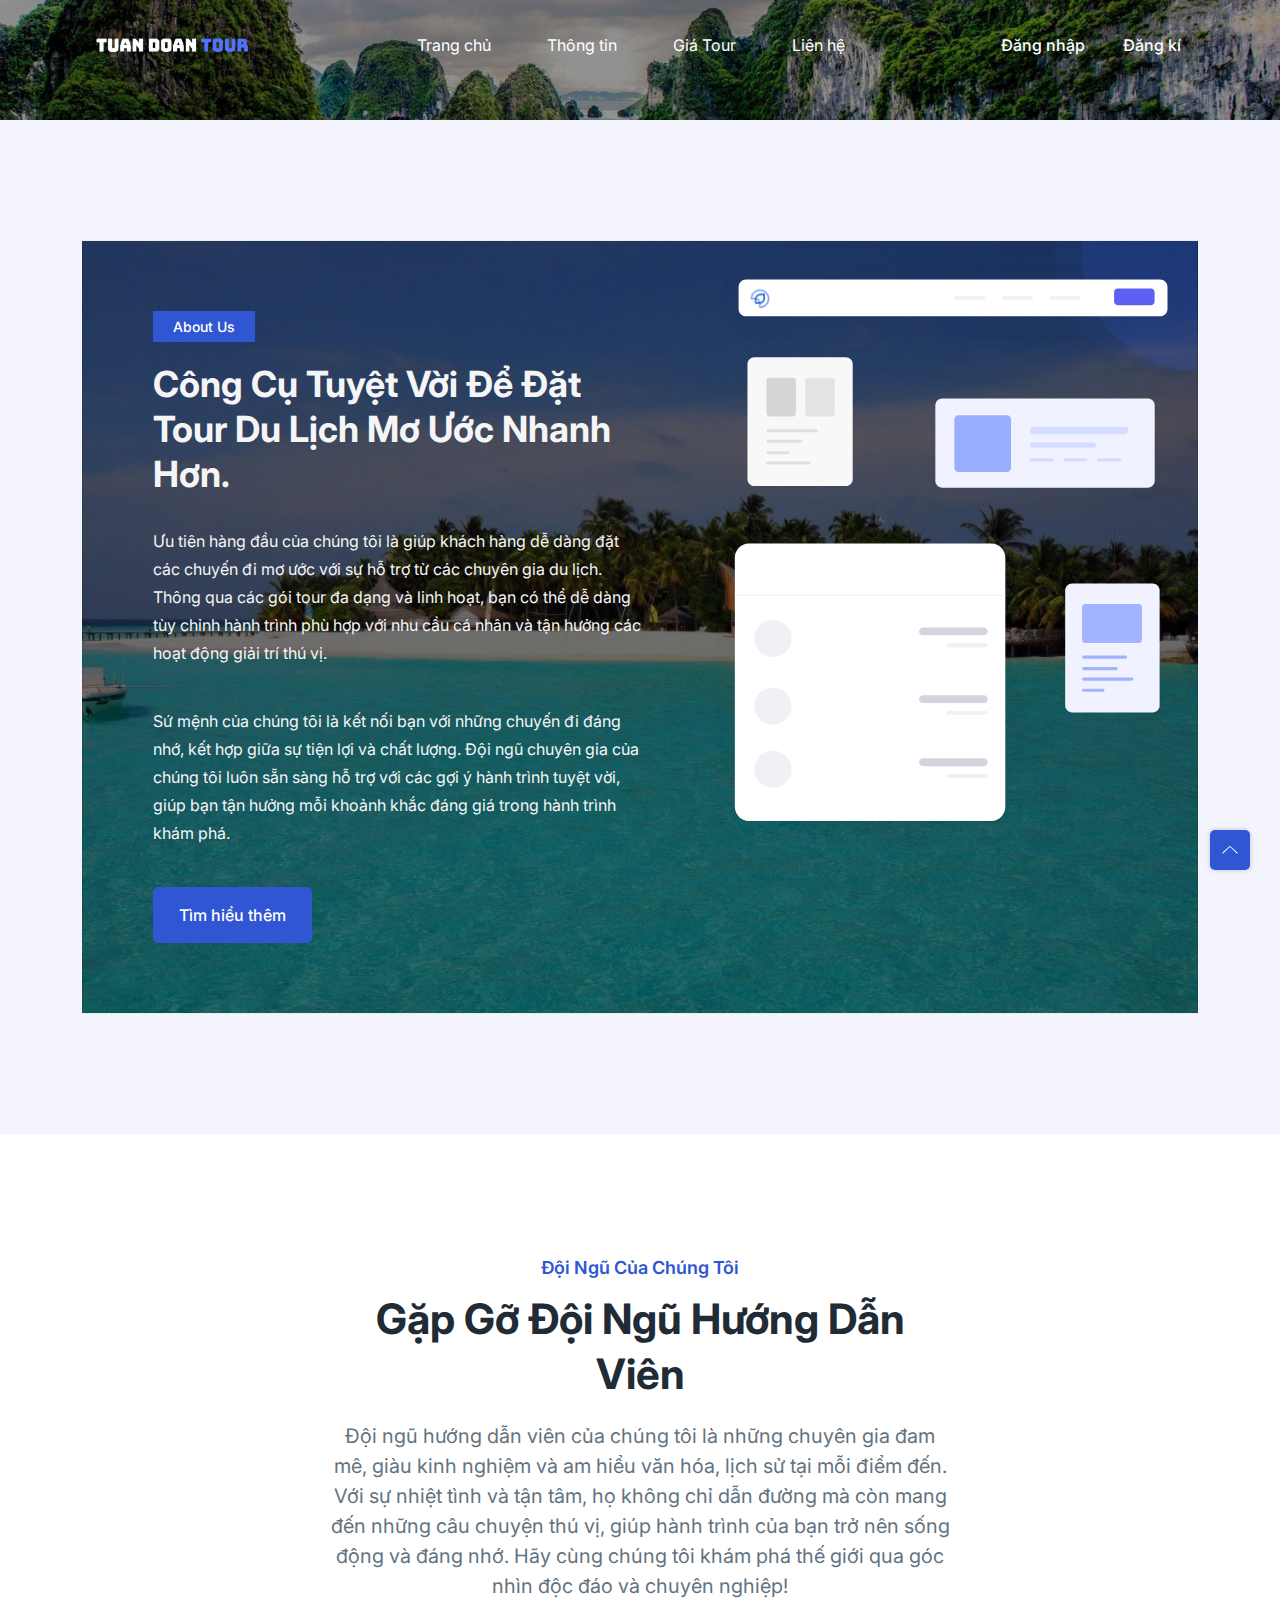
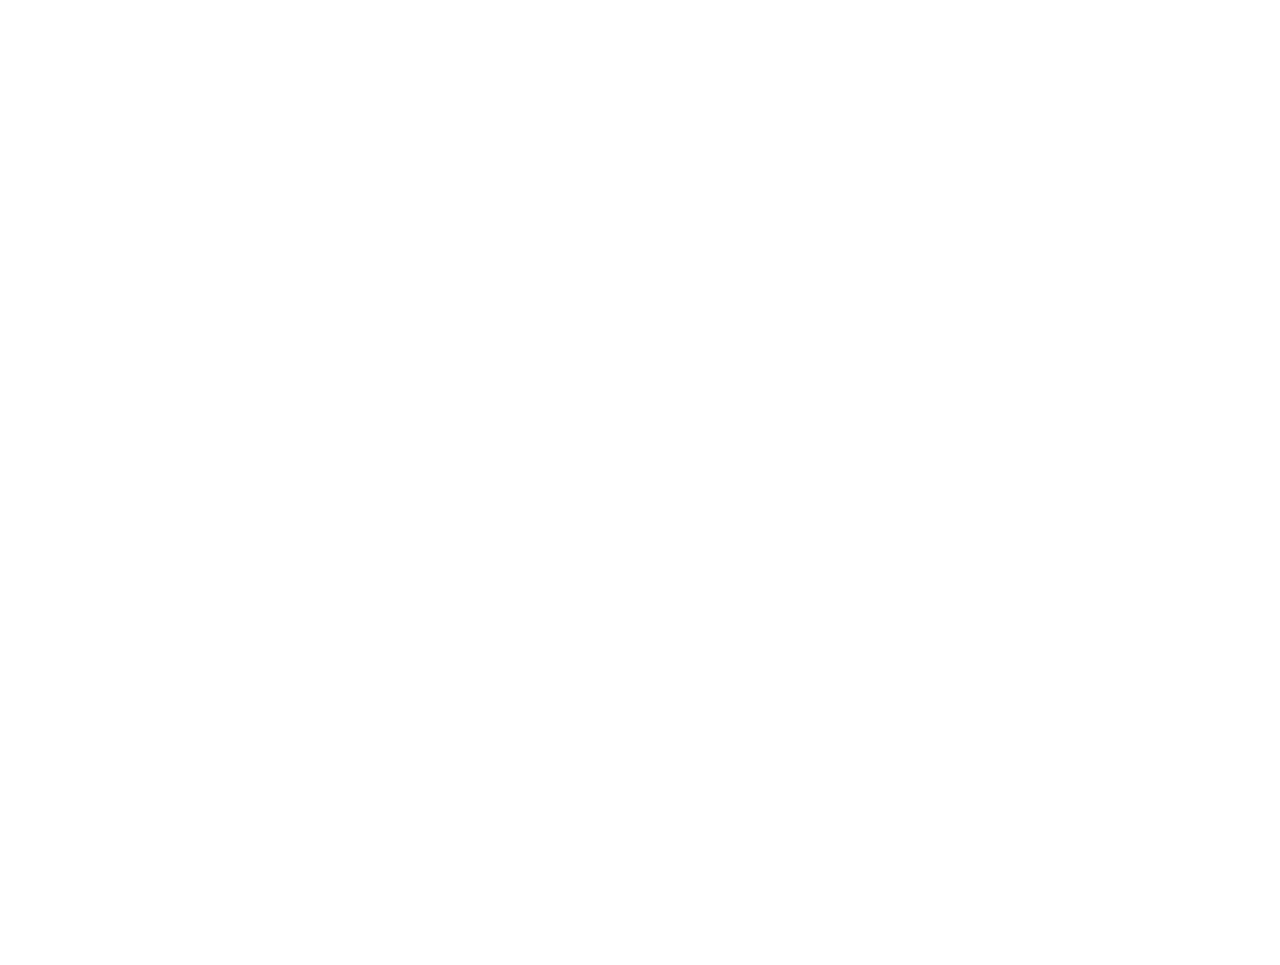
<file: about.html>
<!-- =========

	Template Name: Play
	Author: UIdeck
	Author URI: https://uideck.com/
	Support: https://uideck.com/support/
	Version: 1.1

========== -->

<!DOCTYPE html>
<html lang="en">

<head>
  <meta charset="UTF-8" />
  <meta http-equiv="X-UA-Compatible" content="IE=edge" />
  <meta name="viewport" content="width=device-width, initial-scale=1.0" />
  <title>Play | Open source Project by UIdeck</title>

  <!--====== Favicon Icon ======-->
  <link rel="shortcut icon" href="assets/images/logo/logo-8.png" type="image/png" />

  <!-- ===== All CSS files ===== -->
  <link rel="stylesheet" href="assets/css/bootstrap.min.css" />
  <link rel="stylesheet" href="assets/css/animate.css" />
  <link rel="stylesheet" href="assets/css/lineicons.css" />
  <link rel="stylesheet" href="assets/css/ud-styles.css" />
</head>

<body>
  <!-- ====== Header Start ====== -->
  <header class="ud-header">
    <div class="container">
      <div class="row">
        <div class="col-lg-12">
          <nav class="navbar navbar-expand-lg">
            <a class="navbar-brand" href="index.html">
              <img src="assets/images/logo/logo-5.png" alt="Logo" />
            </a>
            <button class="navbar-toggler">
              <span class="toggler-icon"> </span>
              <span class="toggler-icon"> </span>
              <span class="toggler-icon"> </span>
            </button>
            <div class="navbar-collapse">
              <ul id="nav" class="navbar-nav mx-auto">
                <li class="nav-item">
                  <a class="ud-menu-scroll" href="index.html">Trang chủ </a>
                </li>
                <li class="nav-item">
                  <a class="ud-menu-scroll" href="about.html">Thông tin</a>
                </li>
                <li class="nav-item">
                  <a class="ud-menu-scroll" href="pricing.html">Giá Tour</a>
                </li>
                <li class="nav-item">
                  <a class="ud-menu-scroll" href="contact.html">Liên hệ</a>
                </li>
              </ul>
            </div>

            <div class="navbar-btn d-none d-sm-inline-block">
              <a href="#" class="ud-main-btn ud-login-btn js-logout-btn" style="display:none;">Đăng xuất</a>
              <a href="login.html" class="ud-main-btn ud-login-btn js-auth-btn">
                Đăng nhập
              </a>
              <a href="signup.html" class="ud-main-btn ud-login-btn js-auth-btn">
                Đăng kí
              </a>
            </div>
          </nav>
        </div>
      </div>
    </div>
  </header>
  <!-- ====== Header End ====== -->

  <!-- ====== Banner Start ====== -->
  <section id="pricing-1" class="ud-pricing-1">
  </section>
  <!-- ====== Banner End ====== -->

  <!-- ====== About Start ====== -->
  <section id="about" class="ud-about">
    <div class="container">
      <div class="ud-about-wrapper wow fadeInUp" data-wow-delay=".2s">
        <div class="ud-about-content-wrapper">
          <div class="ud-about-content">
            <span class="tag">About Us</span>
            <h2>Công Cụ Tuyệt Vời Để Đặt Tour Du Lịch Mơ Ước Nhanh Hơn.</h2>
            <p>
              Ưu tiên hàng đầu của chúng tôi là giúp khách hàng dễ dàng đặt các chuyến đi mơ ước với sự hỗ trợ từ các
              chuyên gia du lịch. Thông qua các gói tour đa dạng và linh hoạt, bạn có thể dễ dàng tùy chỉnh hành trình
              phù hợp với nhu cầu cá nhân và tận hưởng các hoạt động giải trí thú vị.
            </p>

            <p>
              Sứ mệnh của chúng tôi là kết nối bạn với những chuyến đi đáng nhớ, kết hợp giữa sự tiện lợi và chất lượng.
              Đội ngũ chuyên gia của chúng tôi luôn sẵn sàng hỗ trợ với các gợi ý hành trình tuyệt vời, giúp bạn tận
              hưởng mỗi khoảnh khắc đáng giá trong hành trình khám phá.
            </p>
            <a href="javascript:void(0)" class="ud-main-btn">Tìm hiểu thêm</a>
          </div>
        </div>
        <div class="ud-about-image">
          <img src="assets/images/about/about-image.svg" alt="about-image" />
        </div>
      </div>
    </div>
  </section>
  <!-- ====== About End ====== -->

  <!-- ====== Team Start ====== -->
  <section id="team" class="ud-team">
    <div class="container">
      <div class="row">
        <div class="col-lg-12">
          <div class="ud-section-title mx-auto text-center">
            <span>Đội Ngũ Của Chúng Tôi</span>
            <h2>Gặp Gỡ Đội Ngũ Hướng Dẫn Viên</h2>
            <p>
              Đội ngũ hướng dẫn viên của chúng tôi là những chuyên gia đam mê, giàu kinh nghiệm và am hiểu văn hóa, lịch
              sử tại mỗi điểm đến. Với sự nhiệt tình và tận tâm, họ không chỉ dẫn đường mà còn mang đến những câu chuyện
              thú vị, giúp hành trình của bạn trở nên sống động và đáng nhớ. Hãy cùng chúng tôi khám phá thế giới qua
              góc nhìn độc đáo và chuyên nghiệp!
            </p>
          </div>
        </div>
      </div>

      <div class="row">
        <div class="col-xl-3 col-lg-3 col-sm-6">
          <div class="ud-single-team wow fadeInUp" data-wow-delay=".1s">
            <div class="ud-team-image-wrapper">
              <div class="ud-team-image">
                <img src="assets/images/team/hdan1.png" alt="team" />
              </div>

              <img src="assets/images/team/dotted-shape.svg" alt="shape" class="shape shape-1" />
              <img src="assets/images/team/shape-2.svg" alt="shape" class="shape shape-2" />
            </div>
            <div class="ud-team-info">
              <h5>Phạm Đức Long</h5>
              <h6>Hướng Dẫn Viên Đa Ngôn Ngữ</h6>
            </div>
            <ul class="ud-team-socials">
              <li>
                <a href="https://twitter.com/MusharofChy">
                  <i class="lni lni-facebook-filled"></i>
                </a>
              </li>
              <li>
                <a href="https://twitter.com/MusharofChy">
                  <i class="lni lni-twitter-filled"></i>
                </a>
              </li>
              <li>
                <a href="https://twitter.com/MusharofChy">
                  <i class="lni lni-instagram-filled"></i>
                </a>
              </li>
            </ul>
          </div>
        </div>
        <div class="col-xl-3 col-lg-3 col-sm-6">
          <div class="ud-single-team wow fadeInUp" data-wow-delay=".15s">
            <div class="ud-team-image-wrapper">
              <div class="ud-team-image">
                <img src="assets/images/team/hdan2.png" alt="team" />
              </div>

              <img src="assets/images/team/dotted-shape.svg" alt="shape" class="shape shape-1" />
              <img src="assets/images/team/shape-2.svg" alt="shape" class="shape shape-2" />
            </div>
            <div class="ud-team-info">
              <h5>Lê Minh Tuấn</h5>
              <h6>Hướng Dẫn Viên Tour Mạo Hiểm</h6>
            </div>
            <ul class="ud-team-socials">
              <li>
                <a href="https://twitter.com/MusharofChy">
                  <i class="lni lni-facebook-filled"></i>
                </a>
              </li>
              <li>
                <a href="https://twitter.com/MusharofChy">
                  <i class="lni lni-twitter-filled"></i>
                </a>
              </li>
              <li>
                <a href="https://twitter.com/MusharofChy">
                  <i class="lni lni-instagram-filled"></i>
                </a>
              </li>
            </ul>
          </div>
        </div>
        <div class="col-xl-3 col-lg-3 col-sm-6">
          <div class="ud-single-team wow fadeInUp" data-wow-delay=".2s">
            <div class="ud-team-image-wrapper">
              <div class="ud-team-image">
                <img src="assets/images/team/hdan3.png" alt="team" />
              </div>

              <img src="assets/images/team/dotted-shape.svg" alt="shape" class="shape shape-1" />
              <img src="assets/images/team/shape-2.svg" alt="shape" class="shape shape-2" />
            </div>
            <div class="ud-team-info">
              <h5>Trần Quốc Anh</h5>
              <h6>Hướng Dẫn Viên Chuyên Tour Văn Hóa</h6>
            </div>
            <ul class="ud-team-socials">
              <li>
                <a href="https://twitter.com/MusharofChy">
                  <i class="lni lni-facebook-filled"></i>
                </a>
              </li>
              <li>
                <a href="https://twitter.com/MusharofChy">
                  <i class="lni lni-twitter-filled"></i>
                </a>
              </li>
              <li>
                <a href="https://twitter.com/MusharofChy">
                  <i class="lni lni-instagram-filled"></i>
                </a>
              </li>
            </ul>
          </div>
        </div>
        <div class="col-xl-3 col-lg-3 col-sm-6">
          <div class="ud-single-team wow fadeInUp" data-wow-delay=".25s">
            <div class="ud-team-image-wrapper">
              <div class="ud-team-image">
                <img src="assets/images/team/hdan4.png" alt="team" />
              </div>

              <img src="assets/images/team/dotted-shape.svg" alt="shape" class="shape shape-1" />
              <img src="assets/images/team/shape-2.svg" alt="shape" class="shape shape-2" />
            </div>
            <div class="ud-team-info">
              <h5>Nguyễn Văn Hùng</h5>
              <h6>Trưởng Nhóm Hướng Dẫn Viên</h6>
            </div>
            <ul class="ud-team-socials">
              <li>
                <a href="https://twitter.com/MusharofChy">
                  <i class="lni lni-facebook-filled"></i>
                </a>
              </li>
              <li>
                <a href="https://twitter.com/MusharofChy">
                  <i class="lni lni-twitter-filled"></i>
                </a>
              </li>
              <li>
                <a href="https://twitter.com/MusharofChy">
                  <i class="lni lni-instagram-filled"></i>
                </a>
              </li>
            </ul>
          </div>
        </div>
      </div>
    </div>
  </section>
  <!-- ====== Team End ====== -->

  <!-- ====== Footer Start ====== -->
  <footer class="ud-footer wow fadeInUp" data-wow-delay=".15s">
    <div class="shape shape-1">
      <img src="assets/images/footer/shape-1.svg" alt="shape" />
    </div>
    <div class="shape shape-2">
      <img src="assets/images/footer/shape-2.svg" alt="shape" />
    </div>
    <div class="shape shape-3">
      <img src="assets/images/footer/shape-3.svg" alt="shape" />
    </div>
    <div class="ud-footer-widgets">
      <div class="container">
        <div class="row">
          <div class="col-xl-3 col-lg-4 col-md-6">
            <div class="ud-widget">
              <a href="index.html" class="ud-footer-logo">
                <img src="assets/images/logo/logo-5.png" alt="logo" />
              </a>
              <p class="ud-widget-desc">
                Khám phá Việt Nam qua những hành trình độc đáo, được thiết kế riêng cho bạn.
              </p>
              <ul class="ud-widget-socials">
                <li>
                  <a href="https://twitter.com/MusharofChy">
                    <i class="lni lni-facebook-filled"></i>
                  </a>
                </li>
                <li>
                  <a href="https://twitter.com/MusharofChy">
                    <i class="lni lni-twitter-filled"></i>
                  </a>
                </li>
                <li>
                  <a href="https://twitter.com/MusharofChy">
                    <i class="lni lni-instagram-filled"></i>
                  </a>
                </li>
                <li>
                  <a href="https://twitter.com/MusharofChy">
                    <i class="lni lni-linkedin-original"></i>
                  </a>
                </li>
              </ul>
            </div>
          </div>
          <div class="col-xl-2 col-lg-3 col-md-6 col-sm-6">

          </div>
          <div class="col-xl-2 col-lg-2 col-md-6 col-sm-6">
            <div class="ud-widget">
              <h5 class="ud-widget-title">Về Chúng Tôi</h5>
              <ul class="ud-widget-links">
                <li>
                  <a href="javascript:void(0)">Trang Chủ</a>
                </li>
                <li>
                  <a href="javascript:void(0)">Giới Thiệu</a>
                </li>
                <li>
                  <a href="javascript:void(0)">Chính Sách Hoàn Tiền</a>
                </li>
              </ul>
            </div>
          </div>
          <div class="col-xl-2 col-lg-3 col-md-6 col-sm-6">
            <div class="ud-widget">
              <h5 class="ud-widget-title">Dịch Vụ Của Chúng Tôi</h5>
              <ul class="ud-widget-links">
                <li>
                  <a href="javascript:void(0)">Tour Du Lịch Trọn Gói</a>
                </li>
                <li>
                  <a href="javascript:void(0)">Tour Cá Nhân Hóa</a>
                </li>
                <li>
                  <a href="javascript:void(0)">Tư Vấn Lộ Trình Du Lịch</a>
                </li>
              </ul>
            </div>
          </div>

          <div class="col-xl-2 col-lg-3 col-md-6 col-sm-6">
            <div class="ud-widget">
              <h5 class="ud-widget-title">Điểm Đến Nổi Bật</h5>
              <ul class="ud-widget-links">
                <li>
                  <a href="https://lineicons.com/" rel="nofollow noopner" target="_blank">Vịnh Hạ Long
                  </a>
                </li>
                <li>
                  <a href="https://ecommercehtml.com/" rel="nofollow noopner" target="_blank">Phố Cổ Hội An</a>
                </li>
                <li>
                  <a href="https://ayroui.com/" rel="nofollow noopner" target="_blank">Đà Lạt Mộng Mơ</a>
                </li>

              </ul>
            </div>
          </div>

        </div>
      </div>
    </div>
    </div>
    <div class="ud-footer-bottom">
      <div class="container">
        <div class="row">
          <div class="col-md-8">

          </div>
          <div class="col-md-4">
            <p class="ud-footer-bottom-right">
              Designed and Developed by doannt2004

            </p>
          </div>
        </div>
      </div>
    </div>
  </footer>
  <!-- ====== Footer End ====== -->

  <!-- ====== Back To Top Start ====== -->
  <a href="javascript:void(0)" class="back-to-top">
    <i class="lni lni-chevron-up"> </i>
  </a>
  <!-- ====== Back To Top End ====== -->

  <!-- ====== All Javascript Files ====== -->
  <script src="assets/js/bootstrap.bundle.min.js"></script>
  <script src="assets/js/wow.min.js"></script>
  <script src="assets/js/main.js"></script>
  <script>
    // Ẩn nút đăng nhập/đăng ký nếu đã đăng nhập
    if (localStorage.getItem('isLoggedIn') === 'true') {
      document.querySelectorAll('.js-auth-btn').forEach(function (btn) {
        btn.style.display = 'none';
      });
    }
  </script>
</body>

</html>
</file>
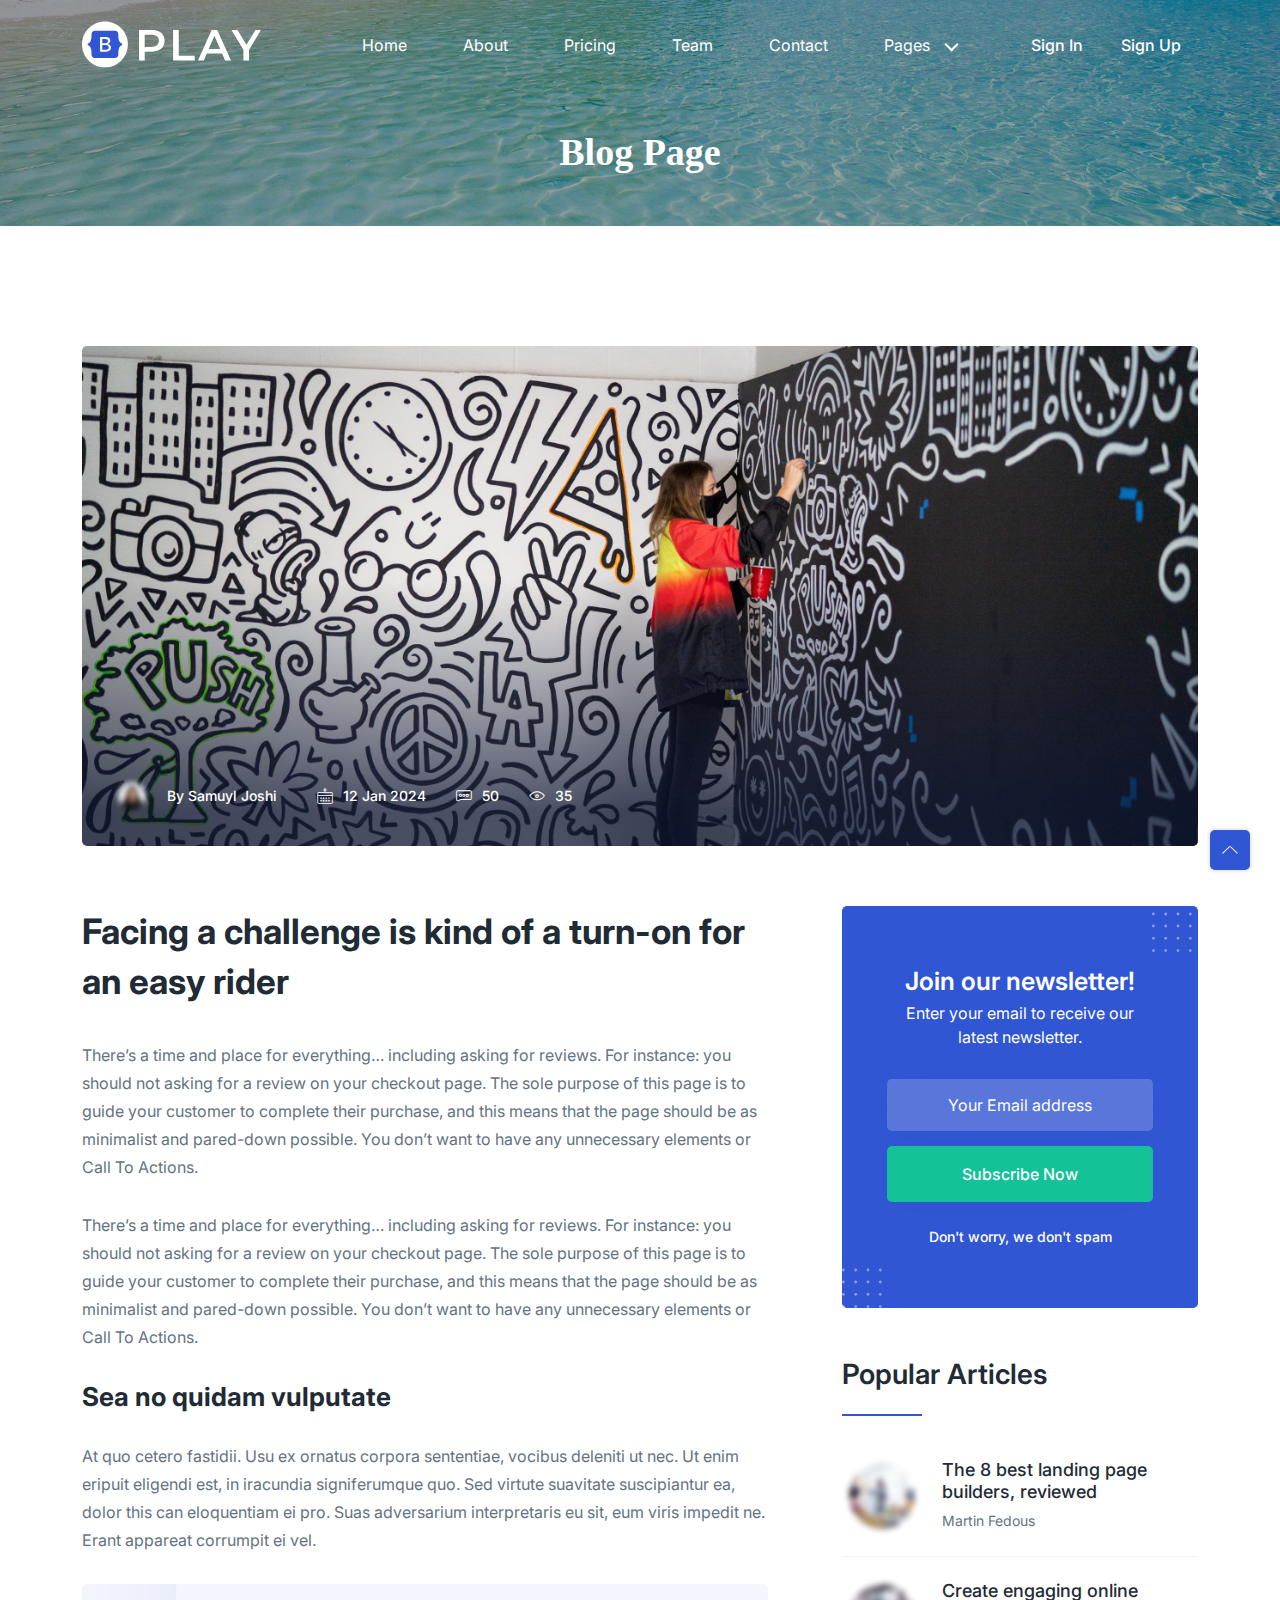
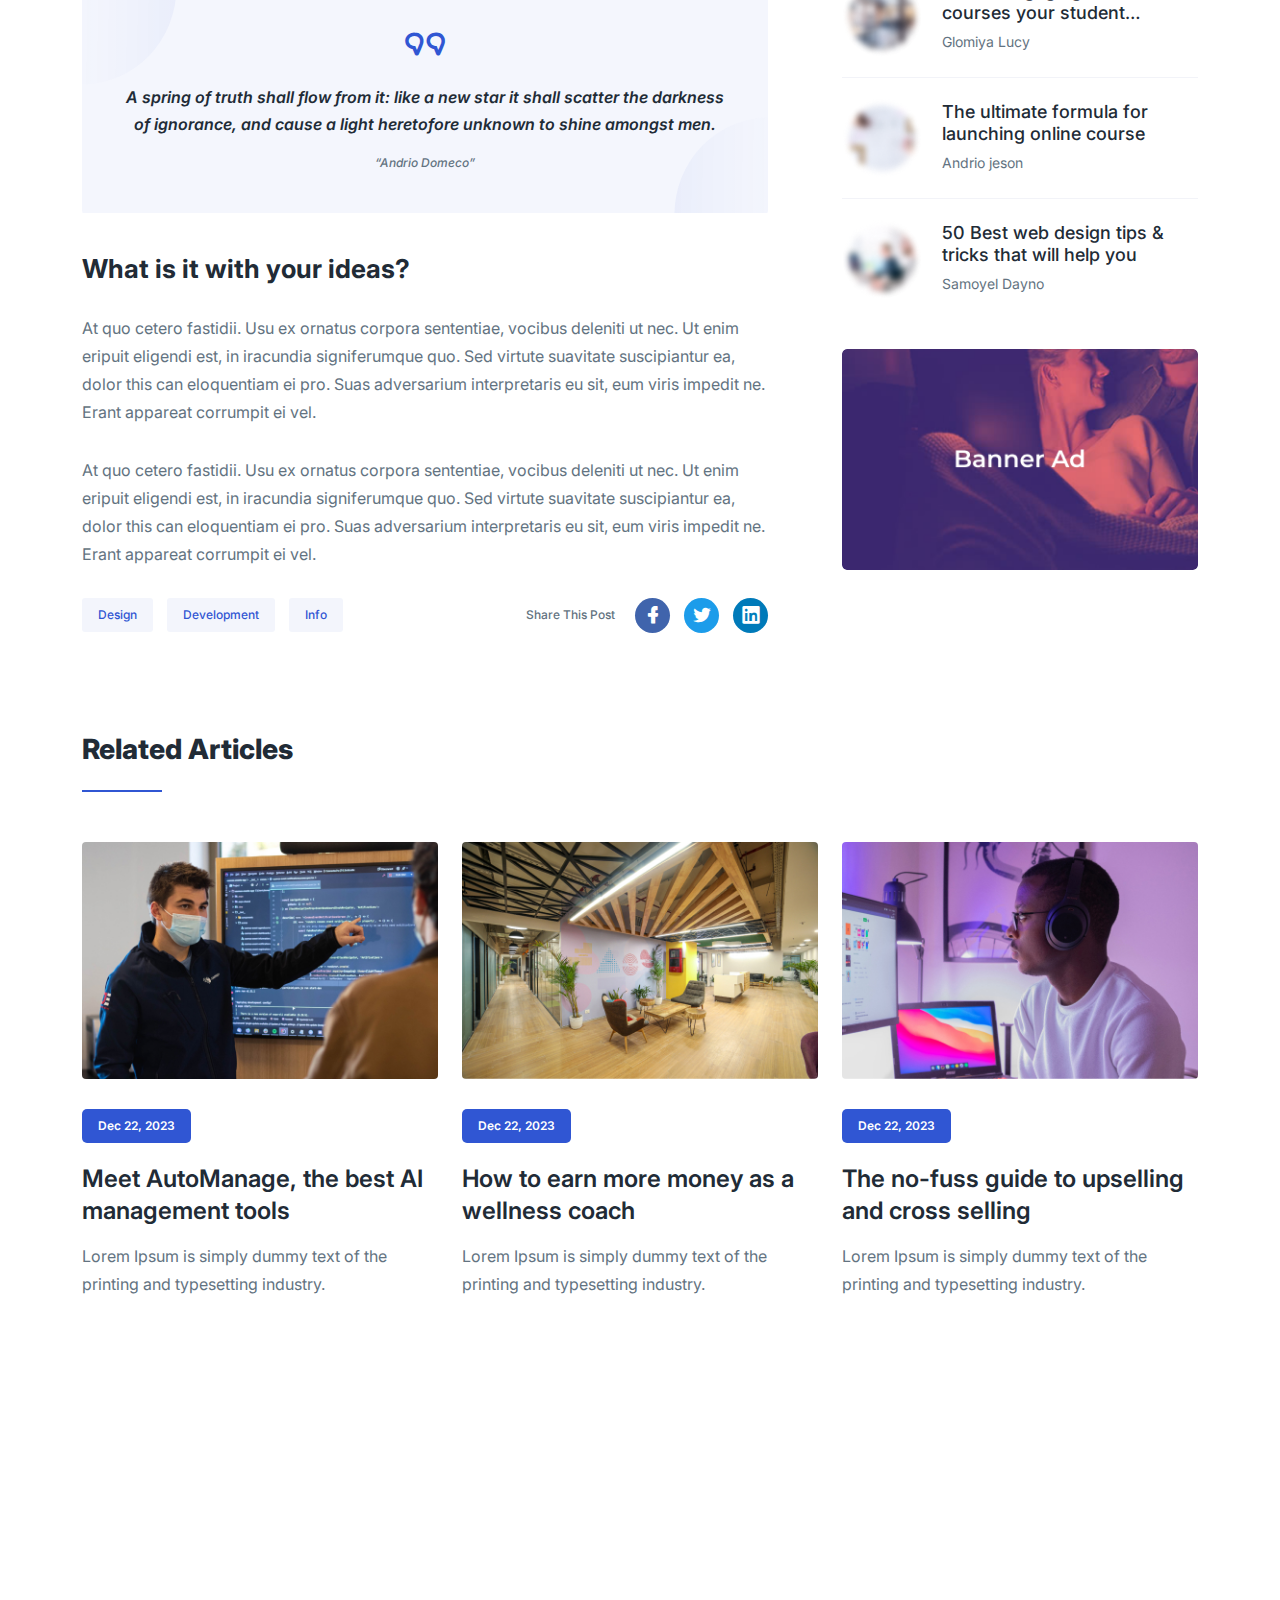
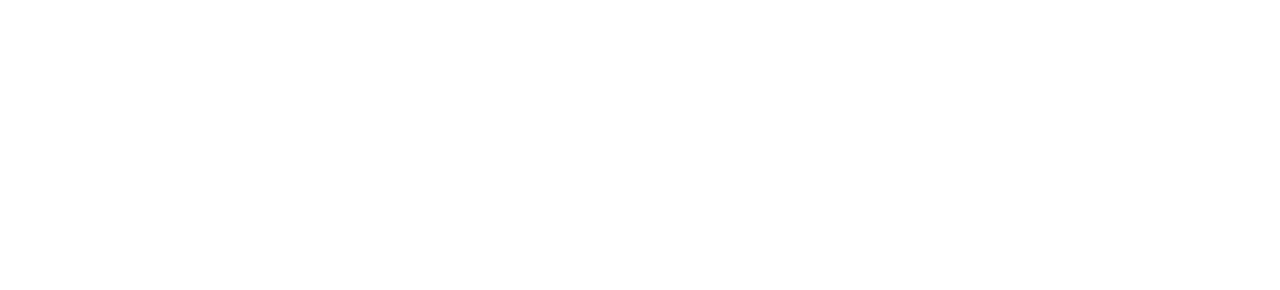
<file: blog-details.html>
<!-- =========

	Template Name: Play
	Author: UIdeck
	Author URI: https://uideck.com/
	Support: https://uideck.com/support/
	Version: 1.1

========== -->

<!DOCTYPE html>
<html lang="en">

<head>
  <meta charset="UTF-8" />
  <meta http-equiv="X-UA-Compatible" content="IE=edge" />
  <meta name="viewport" content="width=device-width, initial-scale=1.0" />
  <title>Play | Open source Project by UIdeck</title>

  <!--====== Favicon Icon ======-->
  <link rel="shortcut icon" href="assets/images/logo/logo-8.png" type="image/png" />

  <!-- ===== All CSS files ===== -->
  <link rel="stylesheet" href="assets/css/bootstrap.min.css" />
  <link rel="stylesheet" href="assets/css/animate.css" />
  <link rel="stylesheet" href="assets/css/lineicons.css" />
  <link rel="stylesheet" href="assets/css/ud-styles.css" />
</head>

<body>
  <!-- ====== Header Start ====== -->
  <header class="ud-header">
    <div class="container">
      <div class="row">
        <div class="col-lg-12">
          <nav class="navbar navbar-expand-lg">
            <a class="navbar-brand" href="index.html">
              <img src="assets/images/logo/logo.svg" alt="Logo" />
            </a>
            <button class="navbar-toggler">
              <span class="toggler-icon"> </span>
              <span class="toggler-icon"> </span>
              <span class="toggler-icon"> </span>
            </button>

            <div class="navbar-collapse">
              <ul id="nav" class="navbar-nav mx-auto">
                <li class="nav-item">
                  <a class="ud-menu-scroll" href="#home">Home</a>
                </li>

                <li class="nav-item">
                  <a class="ud-menu-scroll" href="#about">About</a>
                </li>
                <li class="nav-item">
                  <a class="ud-menu-scroll" href="#pricing">Pricing</a>
                </li>
                <li class="nav-item">
                  <a class="ud-menu-scroll" href="#team">Team</a>
                </li>
                <li class="nav-item">
                  <a class="ud-menu-scroll" href="#contact">Contact</a>
                </li>
                <li class="nav-item nav-item-has-children">
                  <a href="javascript:void(0)"> Pages </a>
                  <ul class="ud-submenu">
                    <li class="ud-submenu-item">
                      <a href="about.html" class="ud-submenu-link">
                        About Page
                      </a>
                    </li>
                    <li class="ud-submenu-item">
                      <a href="pricing.html" class="ud-submenu-link">
                        Pricing Page
                      </a>
                    </li>
                    <li class="ud-submenu-item">
                      <a href="contact.html" class="ud-submenu-link">
                        Contact Page
                      </a>
                    </li>
                    <li class="ud-submenu-item">
                      <a href="blog.html" class="ud-submenu-link">
                        Blog Grid Page
                      </a>
                    </li>
                    <li class="ud-submenu-item">
                      <a href="blog-details.html" class="ud-submenu-link">
                        Blog Details Page
                      </a>
                    </li>
                    <li class="ud-submenu-item">
                      <a href="login.html" class="ud-submenu-link">
                        Sign In Page
                      </a>
                    </li>
                    <li class="ud-submenu-item">
                      <a href="404.html" class="ud-submenu-link">404 Page</a>
                    </li>
                  </ul>
                </li>
              </ul>
            </div>

            <div class="navbar-btn d-none d-sm-inline-block">
              <a href="login.html" class="ud-main-btn ud-login-btn js-auth-btn">
                Sign In
              </a>
              <!-- <a class="ud-main-btn ud-white-btn" href="javascript:void(0)"> -->
              <a href="signup.html" class="ud-main-btn ud-login-btn js-auth-btn">
                Sign Up
              </a>
            </div>
          </nav>
        </div>
      </div>
    </div>
  </header>
  <!-- ====== Header End ====== -->

  <!-- ====== Banner Start ====== -->
  <section class="ud-page-banner">
    <div class="container">
      <div class="row">
        <div class="col-lg-12">
          <div class="ud-banner-content">
            <h1>Blog Page</h1>
          </div>
        </div>
      </div>
    </div>
  </section>
  <!-- ====== Banner End ====== -->

  <!-- ====== Blog Details Start ====== -->
  <section class="ud-blog-details">
    <div class="container">
      <div class="row">
        <div class="col-lg-12">
          <div class="ud-blog-details-image">
            <img src="assets/images/blog/blog-details-01.jpg" alt="blog details" />
            <div class="ud-blog-overlay">
              <div class="ud-blog-overlay-content">
                <div class="ud-blog-author">
                  <img src="assets/images/blog/author-01.png" alt="author" />
                  <span>
                    By <a href="javascript:void(0)"> Samuyl Joshi </a>
                  </span>
                </div>

                <div class="ud-blog-meta">
                  <p class="date">
                    <i class="lni lni-calendar"></i> <span>12 Jan 2024</span>
                  </p>
                  <p class="comment">
                    <i class="lni lni-comments"></i> <span>50</span>
                  </p>
                  <p class="view">
                    <i class="lni lni-eye"></i> <span>35</span>
                  </p>
                </div>
              </div>
            </div>
          </div>
        </div>

        <div class="col-lg-8">
          <div class="ud-blog-details-content">
            <h2 class="ud-blog-details-title">
              Facing a challenge is kind of a turn-on for an easy rider
            </h2>
            <p class="ud-blog-details-para">
              There’s a time and place for everything… including asking for
              reviews. For instance: you should not asking for a review on
              your checkout page. The sole purpose of this page is to guide
              your customer to complete their purchase, and this means that
              the page should be as minimalist and pared-down possible. You
              don’t want to have any unnecessary elements or Call To Actions.
            </p>
            <p class="ud-blog-details-para">
              There’s a time and place for everything… including asking for
              reviews. For instance: you should not asking for a review on
              your checkout page. The sole purpose of this page is to guide
              your customer to complete their purchase, and this means that
              the page should be as minimalist and pared-down possible. You
              don’t want to have any unnecessary elements or Call To Actions.
            </p>
            <h3 class="ud-blog-details-subtitle">Sea no quidam vulputate</h3>
            <p class="ud-blog-details-para">
              At quo cetero fastidii. Usu ex ornatus corpora sententiae,
              vocibus deleniti ut nec. Ut enim eripuit eligendi est, in
              iracundia signiferumque quo. Sed virtute suavitate suscipiantur
              ea, dolor this can eloquentiam ei pro. Suas adversarium
              interpretaris eu sit, eum viris impedit ne. Erant appareat
              corrumpit ei vel.
            </p>

            <div class="ud-blog-quote">
              <i class="lni lni-quotation"></i>
              <p>
                A spring of truth shall flow from it: like a new star it shall
                scatter the darkness of ignorance, and cause a light
                heretofore unknown to shine amongst men.
              </p>
              <h6>“Andrio Domeco”</h6>
            </div>
            <h3 class="ud-blog-details-subtitle">
              What is it with your ideas?
            </h3>
            <p class="ud-blog-details-para">
              At quo cetero fastidii. Usu ex ornatus corpora sententiae,
              vocibus deleniti ut nec. Ut enim eripuit eligendi est, in
              iracundia signiferumque quo. Sed virtute suavitate suscipiantur
              ea, dolor this can eloquentiam ei pro. Suas adversarium
              interpretaris eu sit, eum viris impedit ne. Erant appareat
              corrumpit ei vel.
            </p>
            <p class="ud-blog-details-para">
              At quo cetero fastidii. Usu ex ornatus corpora sententiae,
              vocibus deleniti ut nec. Ut enim eripuit eligendi est, in
              iracundia signiferumque quo. Sed virtute suavitate suscipiantur
              ea, dolor this can eloquentiam ei pro. Suas adversarium
              interpretaris eu sit, eum viris impedit ne. Erant appareat
              corrumpit ei vel.
            </p>

            <div class="ud-blog-details-action">
              <ul class="ud-blog-tags">
                <li>
                  <a href="javascript:void(0)">Design</a>
                </li>
                <li>
                  <a href="javascript:void(0)">Development</a>
                </li>
                <li>
                  <a href="javascript:void(0)">Info</a>
                </li>
              </ul>
              <div class="ud-blog-share">
                <h6>Share This Post</h6>
                <ul class="ud-blog-share-links">
                  <li>
                    <a href="javascript:void(0)" class="facebook">
                      <i class="lni lni-facebook-filled"></i>
                    </a>
                  </li>
                  <li>
                    <a href="javascript:void(0)" class="twitter">
                      <i class="lni lni-twitter-filled"></i>
                    </a>
                  </li>
                  <li>
                    <a href="javascript:void(0)" class="linkedin">
                      <i class="lni lni-linkedin-original"></i>
                    </a>
                  </li>
                </ul>
              </div>
            </div>
          </div>
        </div>
        <div class="col-lg-4">
          <div class="ud-blog-sidebar">
            <div class="ud-newsletter-box">
              <img src="assets/images/blog/dotted-shape.svg" alt="shape" class="shape shape-1" />
              <img src="assets/images/blog/dotted-shape.svg" alt="shape" class="shape shape-2" />
              <h3 class="ud-newsletter-title">Join our newsletter!</h3>
              <p>Enter your email to receive our latest newsletter.</p>
              <form class="ud-newsletter-form">
                <input type="email" name="email" placeholder="Your Email address" />
                <button class="ud-main-btn">Subscribe Now</button>
                <p class="ud-newsletter-note">Don't worry, we don't spam</p>
              </form>
            </div>

            <div class="ud-articles-box">
              <h3 class="ud-articles-box-title">Popular Articles</h3>
              <ul class="ud-articles-list">
                <li>
                  <div class="ud-article-image">
                    <img src="assets/images/blog/article-author-01.png" alt="author" />
                  </div>
                  <div class="ud-article-content">
                    <h5 class="ud-article-title">
                      <a href="javascript:void(0)">
                        The 8 best landing page builders, reviewed
                      </a>
                    </h5>
                    <p class="ud-article-author">Martin Fedous</p>
                  </div>
                </li>
                <li>
                  <div class="ud-article-image">
                    <img src="assets/images/blog/article-author-02.png" alt="author" />
                  </div>
                  <div class="ud-article-content">
                    <h5 class="ud-article-title">
                      <a href="javascript:void(0)">
                        Create engaging online courses your student…
                      </a>
                    </h5>
                    <p class="ud-article-author">Glomiya Lucy</p>
                  </div>
                </li>
                <li>
                  <div class="ud-article-image">
                    <img src="assets/images/blog/article-author-03.png" alt="author" />
                  </div>
                  <div class="ud-article-content">
                    <h5 class="ud-article-title">
                      <a href="javascript:void(0)">
                        The ultimate formula for launching online course
                      </a>
                    </h5>
                    <p class="ud-article-author">Andrio jeson</p>
                  </div>
                </li>
                <li>
                  <div class="ud-article-image">
                    <img src="assets/images/blog/article-author-04.png" alt="author" />
                  </div>
                  <div class="ud-article-content">
                    <h5 class="ud-article-title">
                      <a href="javascript:void(0)">
                        50 Best web design tips & tricks that will help you
                      </a>
                    </h5>
                    <p class="ud-article-author">Samoyel Dayno</p>
                  </div>
                </li>
              </ul>
            </div>

            <div class="ud-banner-ad">
              <a href="javascript:void(0)">
                <img src="assets/images/blog/bannder-ad.png" alt="ad banner" />
              </a>
            </div>
          </div>
        </div>
      </div>
    </div>
  </section>
  <!-- ====== Blog Details End ====== -->

  <!-- ====== Blog Start ====== -->
  <section class="ud-blog-grids ud-related-articles">
    <div class="container">
      <div class="row col-lg-12">
        <div class="ud-related-title">
          <h2 class="ud-related-articles-title">Related Articles</h2>
        </div>
      </div>
      <div class="row">
        <div class="col-lg-4 col-md-6">
          <div class="ud-single-blog">
            <div class="ud-blog-image">
              <a href="blog-details.html">
                <img src="assets/images/blog/blog-01.jpg" alt="blog" />
              </a>
            </div>
            <div class="ud-blog-content">
              <span class="ud-blog-date">Dec 22, 2023</span>
              <h3 class="ud-blog-title">
                <a href="blog-details.html">
                  Meet AutoManage, the best AI management tools
                </a>
              </h3>
              <p class="ud-blog-desc">
                Lorem Ipsum is simply dummy text of the printing and
                typesetting industry.
              </p>
            </div>
          </div>
        </div>
        <div class="col-lg-4 col-md-6">
          <div class="ud-single-blog">
            <div class="ud-blog-image">
              <a href="blog-details.html">
                <img src="assets/images/blog/blog-02.jpg" alt="blog" />
              </a>
            </div>
            <div class="ud-blog-content">
              <span class="ud-blog-date">Dec 22, 2023</span>
              <h3 class="ud-blog-title">
                <a href="blog-details.html">
                  How to earn more money as a wellness coach
                </a>
              </h3>
              <p class="ud-blog-desc">
                Lorem Ipsum is simply dummy text of the printing and
                typesetting industry.
              </p>
            </div>
          </div>
        </div>
        <div class="col-lg-4 col-md-6">
          <div class="ud-single-blog">
            <div class="ud-blog-image">
              <a href="blog-details.html">
                <img src="assets/images/blog/blog-03.jpg" alt="blog" />
              </a>
            </div>
            <div class="ud-blog-content">
              <span class="ud-blog-date">Dec 22, 2023</span>
              <h3 class="ud-blog-title">
                <a href="blog-details.html">
                  The no-fuss guide to upselling and cross selling
                </a>
              </h3>
              <p class="ud-blog-desc">
                Lorem Ipsum is simply dummy text of the printing and
                typesetting industry.
              </p>
            </div>
          </div>
        </div>
      </div>
    </div>
  </section>
  <!-- ====== Blog End ====== -->

  <!-- ====== Footer Start ====== -->
  <footer class="ud-footer wow fadeInUp" data-wow-delay=".15s">
    <div class="shape shape-1">
      <img src="assets/images/footer/shape-1.svg" alt="shape" />
    </div>
    <div class="shape shape-2">
      <img src="assets/images/footer/shape-2.svg" alt="shape" />
    </div>
    <div class="shape shape-3">
      <img src="assets/images/footer/shape-3.svg" alt="shape" />
    </div>
    <div class="ud-footer-widgets">
      <div class="container">
        <div class="row">
          <div class="col-xl-3 col-lg-4 col-md-6">
            <div class="ud-widget">
              <a href="index.html" class="ud-footer-logo">
                <img src="assets/images/logo/logo.svg" alt="logo" />
              </a>
              <p class="ud-widget-desc">
                We create digital experiences for brands and companies by
                using technology.
              </p>
              <ul class="ud-widget-socials">
                <li>
                  <a href="https://twitter.com/MusharofChy">
                    <i class="lni lni-facebook-filled"></i>
                  </a>
                </li>
                <li>
                  <a href="https://twitter.com/MusharofChy">
                    <i class="lni lni-twitter-filled"></i>
                  </a>
                </li>
                <li>
                  <a href="https://twitter.com/MusharofChy">
                    <i class="lni lni-instagram-filled"></i>
                  </a>
                </li>
                <li>
                  <a href="https://twitter.com/MusharofChy">
                    <i class="lni lni-linkedin-original"></i>
                  </a>
                </li>
              </ul>
            </div>
          </div>

          <div class="col-xl-2 col-lg-2 col-md-6 col-sm-6">
            <div class="ud-widget">
              <h5 class="ud-widget-title">About Us</h5>
              <ul class="ud-widget-links">
                <li>
                  <a href="javascript:void(0)">Home</a>
                </li>
                <li>
                  <a href="javascript:void(0)">Features</a>
                </li>
                <li>
                  <a href="javascript:void(0)">About</a>
                </li>
                <li>
                  <a href="javascript:void(0)">Testimonial</a>
                </li>
              </ul>
            </div>
          </div>
          <div class="col-xl-2 col-lg-3 col-md-6 col-sm-6">
            <div class="ud-widget">
              <h5 class="ud-widget-title">Features</h5>
              <ul class="ud-widget-links">
                <li>
                  <a href="javascript:void(0)">How it works</a>
                </li>
                <li>
                  <a href="javascript:void(0)">Privacy policy</a>
                </li>
                <li>
                  <a href="javascript:void(0)">Terms of service</a>
                </li>
                <li>
                  <a href="javascript:void(0)">Refund policy</a>
                </li>
              </ul>
            </div>
          </div>
          <div class="col-xl-2 col-lg-3 col-md-6 col-sm-6">
            <div class="ud-widget">
              <h5 class="ud-widget-title">Our Products</h5>
              <ul class="ud-widget-links">
                <li>
                  <a href="https://lineicons.com/" rel="nofollow noopner" target="_blank">Lineicons
                  </a>
                </li>
                <li>
                  <a href="https://ecommercehtml.com/" rel="nofollow noopner" target="_blank">Ecommerce HTML</a>
                </li>
                <li>
                  <a href="https://ayroui.com/" rel="nofollow noopner" target="_blank">Ayro UI</a>
                </li>
                <li>
                  <a href="https://graygrids.com/" rel="nofollow noopner" target="_blank">Plain Admin</a>
                </li>
              </ul>
            </div>
          </div>
          <div class="col-xl-3 col-lg-6 col-md-8 col-sm-10">
            <div class="ud-widget">
              <h5 class="ud-widget-title">Partners</h5>
              <ul class="ud-widget-brands">
                <li>
                  <a href="https://ayroui.com/" rel="nofollow noopner" target="_blank">
                    <img src="assets/images/footer/brands/ayroui.svg" alt="ayroui" />
                  </a>
                </li>
                <li>
                  <a href="https://ecommercehtml.com/" rel="nofollow noopner" target="_blank">
                    <img src="assets/images/footer/brands/ecommerce-html.svg" alt="ecommerce-html" />
                  </a>
                </li>
                <li>
                  <a href="https://graygrids.com/" rel="nofollow noopner" target="_blank">
                    <img src="assets/images/footer/brands/graygrids.svg" alt="graygrids" />
                  </a>
                </li>
                <li>
                  <a href="https://lineicons.com/" rel="nofollow noopner" target="_blank">
                    <img src="assets/images/footer/brands/lineicons.svg" alt="lineicons" />
                  </a>
                </li>
                <li>
                  <a href="https://uideck.com/" rel="nofollow noopner" target="_blank">
                    <img src="assets/images/footer/brands/uideck.svg" alt="uideck" />
                  </a>
                </li>
                <li>
                  <a href="https://tailwindtemplates.co/" rel="nofollow noopner" target="_blank">
                    <img src="assets/images/footer/brands/tailwindtemplates.svg" alt="tailwindtemplates" />
                  </a>
                </li>
              </ul>
            </div>
          </div>
        </div>
      </div>
    </div>
    <div class="ud-footer-bottom">
      <div class="container">
        <div class="row">
          <div class="col-md-8">
            <ul class="ud-footer-bottom-left">
              <li>
                <a href="javascript:void(0)">Privacy policy</a>
              </li>
              <li>
                <a href="javascript:void(0)">Support policy</a>
              </li>
              <li>
                <a href="javascript:void(0)">Terms of service</a>
              </li>
            </ul>
          </div>
          <div class="col-md-4">
            <p class="ud-footer-bottom-right">
              Designed and Developed by
              <a href="https://uideck.com" rel="nofollow">UIdeck</a>
            </p>
          </div>
        </div>
      </div>
    </div>
  </footer>
  <!-- ====== Footer End ====== -->

  <!-- ====== Back To Top Start ====== -->
  <a href="javascript:void(0)" class="back-to-top">
    <i class="lni lni-chevron-up"> </i>
  </a>
  <!-- ====== Back To Top End ====== -->

  <!-- ====== All Javascript Files ====== -->
  <script src="assets/js/bootstrap.bundle.min.js"></script>
  <script src="assets/js/wow.min.js"></script>
  <script src="assets/js/main.js"></script>
  <script>
    // Ẩn nút đăng nhập/đăng ký nếu đã đăng nhập
    if (localStorage.getItem('isLoggedIn') === 'true') {
      document.querySelectorAll('.js-auth-btn').forEach(function (btn) {
        btn.style.display = 'none';
      });
    }
  </script>
</body>

</html>
</file>
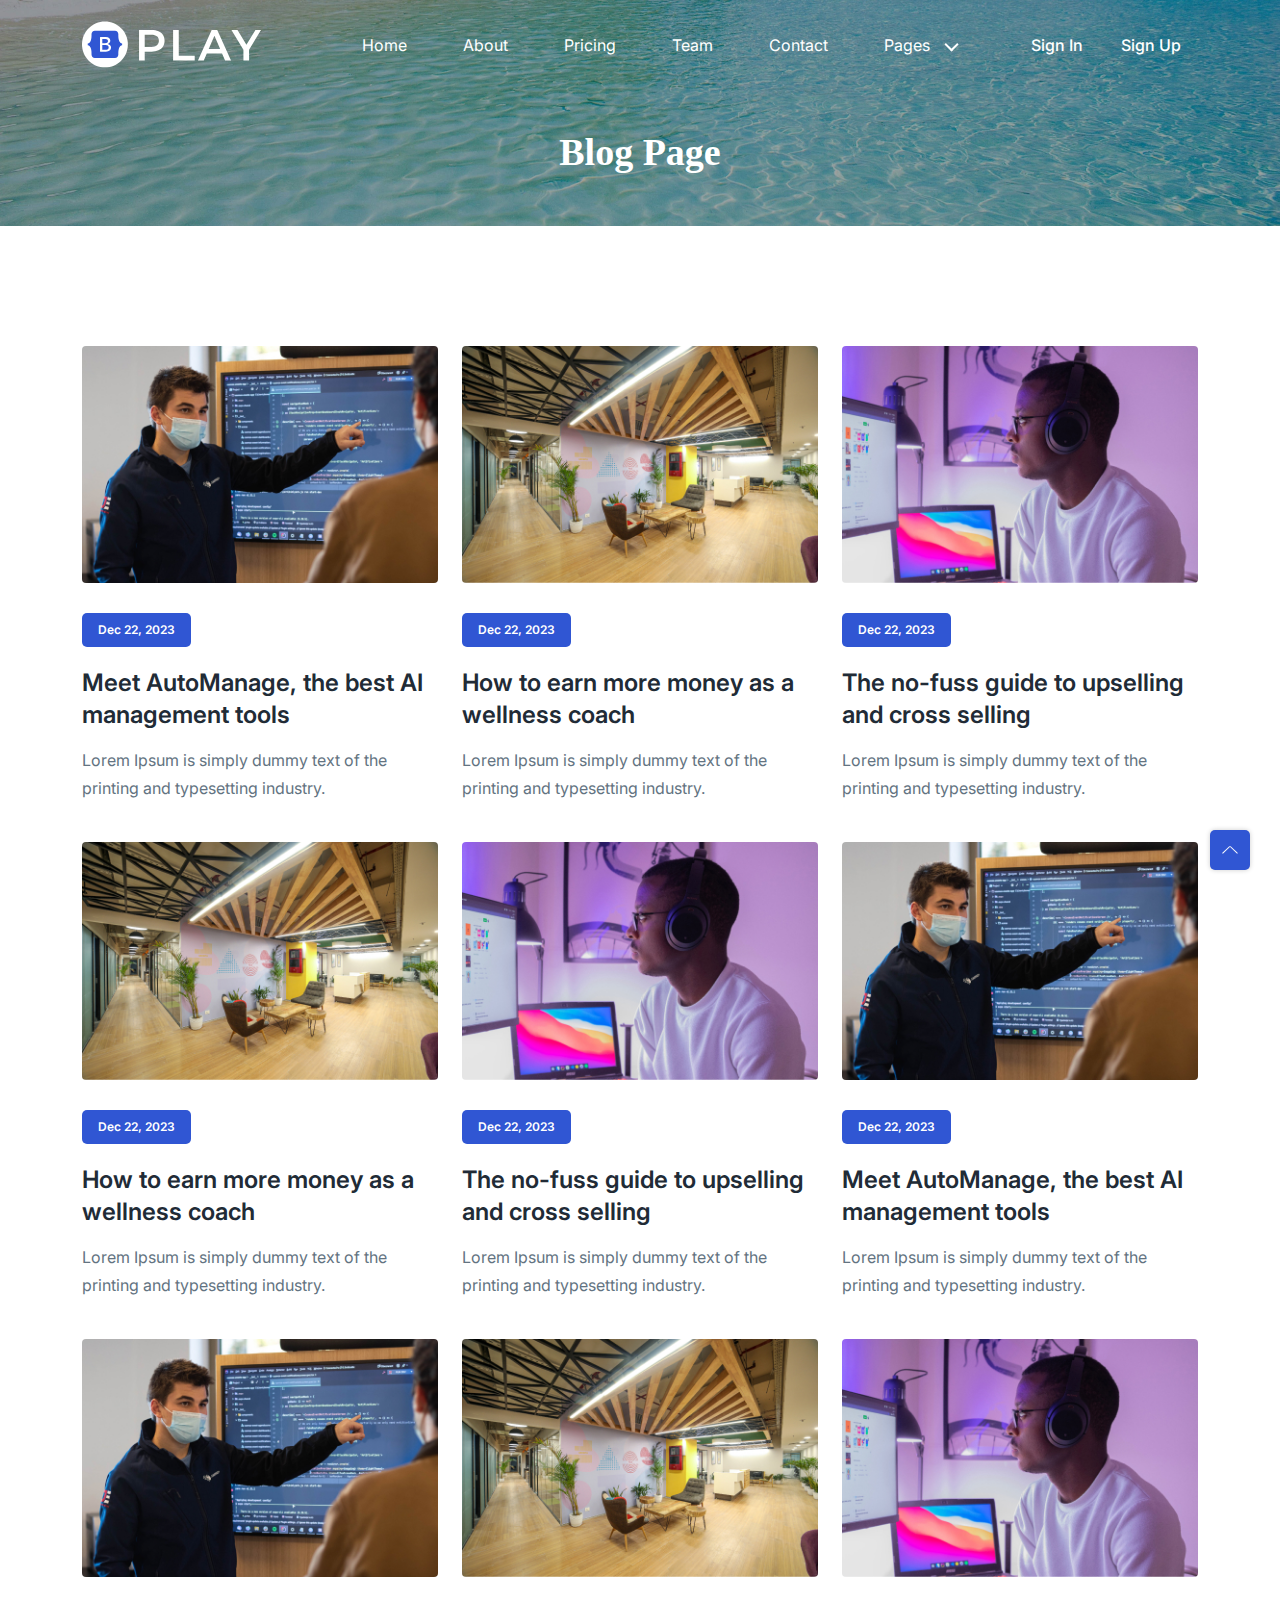
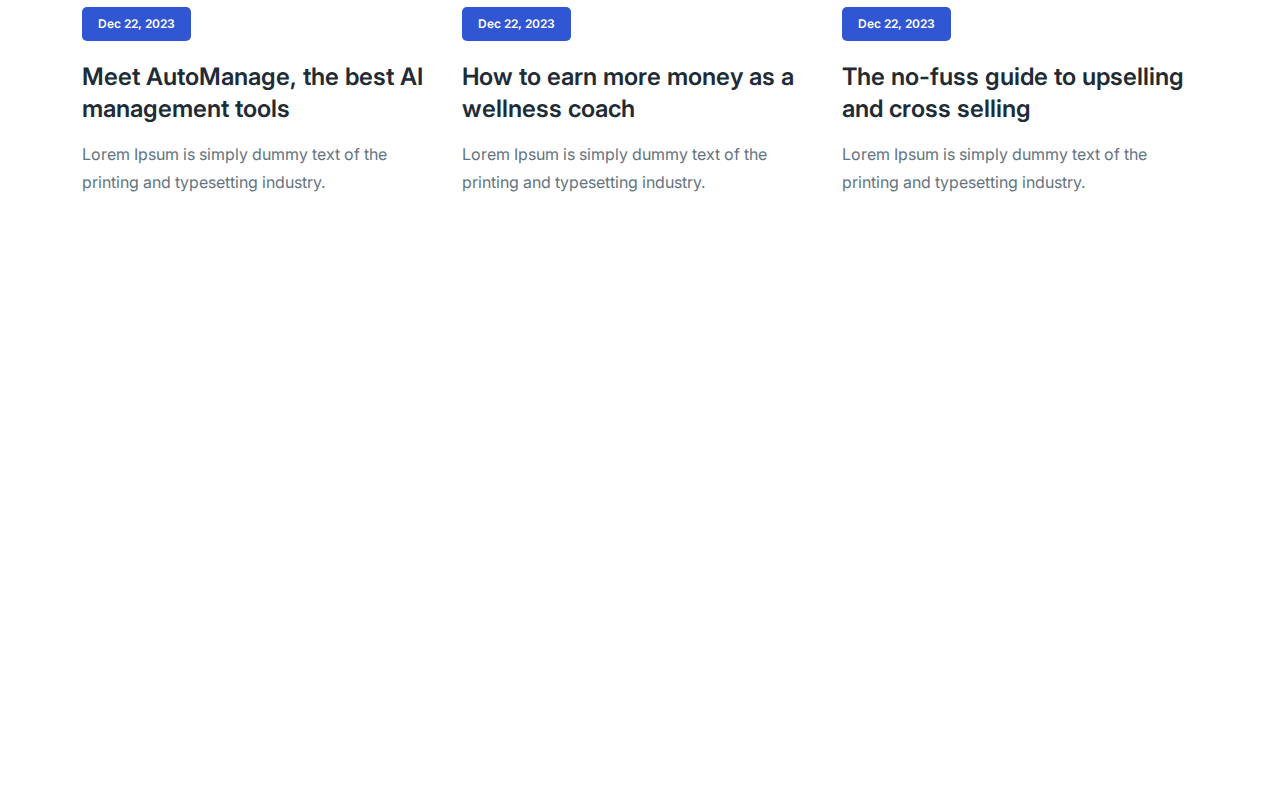
<file: blog.html>
<!-- =========

	Template Name: Play
	Author: UIdeck
	Author URI: https://uideck.com/
	Support: https://uideck.com/support/
	Version: 1.1

========== -->

<!DOCTYPE html>
<html lang="en">

<head>
  <meta charset="UTF-8" />
  <meta http-equiv="X-UA-Compatible" content="IE=edge" />
  <meta name="viewport" content="width=device-width, initial-scale=1.0" />
  <title>Play | Open source Project by UIdeck</title>

  <!--====== Favicon Icon ======-->
  <link rel="shortcut icon" href="assets/images/logo/logo-8.png" type="image/png" />

  <!-- ===== All CSS files ===== -->
  <link rel="stylesheet" href="assets/css/bootstrap.min.css" />
  <link rel="stylesheet" href="assets/css/animate.css" />
  <link rel="stylesheet" href="assets/css/lineicons.css" />
  <link rel="stylesheet" href="assets/css/ud-styles.css" />
</head>

<body>
  <!-- ====== Header Start ====== -->
  <header class="ud-header">
    <div class="container">
      <div class="row">
        <div class="col-lg-12">
          <nav class="navbar navbar-expand-lg">
            <a class="navbar-brand" href="index.html">
              <img src="assets/images/logo/logo.svg" alt="Logo" />
            </a>
            <button class="navbar-toggler">
              <span class="toggler-icon"> </span>
              <span class="toggler-icon"> </span>
              <span class="toggler-icon"> </span>
            </button>

            <div class="navbar-collapse">
              <ul id="nav" class="navbar-nav mx-auto">
                <li class="nav-item">
                  <a class="ud-menu-scroll" href="#home">Home</a>
                </li>

                <li class="nav-item">
                  <a class="ud-menu-scroll" href="#about">About</a>
                </li>
                <li class="nav-item">
                  <a class="ud-menu-scroll" href="#pricing">Pricing</a>
                </li>
                <li class="nav-item">
                  <a class="ud-menu-scroll" href="#team">Team</a>
                </li>
                <li class="nav-item">
                  <a class="ud-menu-scroll" href="#contact">Contact</a>
                </li>
                <li class="nav-item nav-item-has-children">
                  <a href="javascript:void(0)"> Pages </a>
                  <ul class="ud-submenu">
                    <li class="ud-submenu-item">
                      <a href="about.html" class="ud-submenu-link">
                        About Page
                      </a>
                    </li>
                    <li class="ud-submenu-item">
                      <a href="pricing.html" class="ud-submenu-link">
                        Pricing Page
                      </a>
                    </li>
                    <li class="ud-submenu-item">
                      <a href="contact.html" class="ud-submenu-link">
                        Contact Page
                      </a>
                    </li>
                    <li class="ud-submenu-item">
                      <a href="blog.html" class="ud-submenu-link">
                        Blog Grid Page
                      </a>
                    </li>
                    <li class="ud-submenu-item">
                      <a href="blog-details.html" class="ud-submenu-link">
                        Blog Details Page
                      </a>
                    </li>
                    <li class="ud-submenu-item">
                      <a href="login.html" class="ud-submenu-link">
                        Sign In Page
                      </a>
                    </li>
                    <li class="ud-submenu-item">
                      <a href="404.html" class="ud-submenu-link">404 Page</a>
                    </li>
                  </ul>
                </li>
              </ul>
            </div>

             <div class="navbar-btn d-none d-sm-inline-block">
              <a href="login.html" class="ud-main-btn ud-login-btn js-auth-btn">
                Sign In
              </a>
              <!-- <a class="ud-main-btn ud-white-btn" href="javascript:void(0)"> -->
              <a href="signup.html" class="ud-main-btn ud-login-btn js-auth-btn">
                Sign Up
              </a>
            </div>
          </nav>
        </div>
      </div>
    </div>
  </header>
  <!-- ====== Header End ====== -->

  <!-- ====== Banner Start ====== -->
  <section class="ud-page-banner">
    <div class="container">
      <div class="row">
        <div class="col-lg-12">
          <div class="ud-banner-content">
            <h1>Blog Page</h1>
          </div>
        </div>
      </div>
    </div>
  </section>
  <!-- ====== Banner End ====== -->

  <!-- ====== Blog Start ====== -->
  <section class="ud-blog-grids">
    <div class="container">
      <div class="row">
        <div class="col-lg-4 col-md-6">
          <div class="ud-single-blog">
            <div class="ud-blog-image">
              <a href="blog-details.html">
                <img src="assets/images/blog/blog-01.jpg" alt="blog" />
              </a>
            </div>
            <div class="ud-blog-content">
              <span class="ud-blog-date">Dec 22, 2023</span>
              <h3 class="ud-blog-title">
                <a href="blog-details.html">
                  Meet AutoManage, the best AI management tools
                </a>
              </h3>
              <p class="ud-blog-desc">
                Lorem Ipsum is simply dummy text of the printing and
                typesetting industry.
              </p>
            </div>
          </div>
        </div>
        <div class="col-lg-4 col-md-6">
          <div class="ud-single-blog">
            <div class="ud-blog-image">
              <a href="blog-details.html">
                <img src="assets/images/blog/blog-02.jpg" alt="blog" />
              </a>
            </div>
            <div class="ud-blog-content">
              <span class="ud-blog-date">Dec 22, 2023</span>
              <h3 class="ud-blog-title">
                <a href="blog-details.html">
                  How to earn more money as a wellness coach
                </a>
              </h3>
              <p class="ud-blog-desc">
                Lorem Ipsum is simply dummy text of the printing and
                typesetting industry.
              </p>
            </div>
          </div>
        </div>
        <div class="col-lg-4 col-md-6">
          <div class="ud-single-blog">
            <div class="ud-blog-image">
              <a href="blog-details.html">
                <img src="assets/images/blog/blog-03.jpg" alt="blog" />
              </a>
            </div>
            <div class="ud-blog-content">
              <span class="ud-blog-date">Dec 22, 2023</span>
              <h3 class="ud-blog-title">
                <a href="blog-details.html">
                  The no-fuss guide to upselling and cross selling
                </a>
              </h3>
              <p class="ud-blog-desc">
                Lorem Ipsum is simply dummy text of the printing and
                typesetting industry.
              </p>
            </div>
          </div>
        </div>
        <div class="col-lg-4 col-md-6">
          <div class="ud-single-blog">
            <div class="ud-blog-image">
              <a href="blog-details.html">
                <img src="assets/images/blog/blog-02.jpg" alt="blog" />
              </a>
            </div>
            <div class="ud-blog-content">
              <span class="ud-blog-date">Dec 22, 2023</span>
              <h3 class="ud-blog-title">
                <a href="blog-details.html">
                  How to earn more money as a wellness coach
                </a>
              </h3>
              <p class="ud-blog-desc">
                Lorem Ipsum is simply dummy text of the printing and
                typesetting industry.
              </p>
            </div>
          </div>
        </div>
        <div class="col-lg-4 col-md-6">
          <div class="ud-single-blog">
            <div class="ud-blog-image">
              <a href="blog-details.html">
                <img src="assets/images/blog/blog-03.jpg" alt="blog" />
              </a>
            </div>
            <div class="ud-blog-content">
              <span class="ud-blog-date">Dec 22, 2023</span>
              <h3 class="ud-blog-title">
                <a href="blog-details.html">
                  The no-fuss guide to upselling and cross selling
                </a>
              </h3>
              <p class="ud-blog-desc">
                Lorem Ipsum is simply dummy text of the printing and
                typesetting industry.
              </p>
            </div>
          </div>
        </div>
        <div class="col-lg-4 col-md-6">
          <div class="ud-single-blog">
            <div class="ud-blog-image">
              <a href="blog-details.html">
                <img src="assets/images/blog/blog-01.jpg" alt="blog" />
              </a>
            </div>
            <div class="ud-blog-content">
              <span class="ud-blog-date">Dec 22, 2023</span>
              <h3 class="ud-blog-title">
                <a href="blog-details.html">
                  Meet AutoManage, the best AI management tools
                </a>
              </h3>
              <p class="ud-blog-desc">
                Lorem Ipsum is simply dummy text of the printing and
                typesetting industry.
              </p>
            </div>
          </div>
        </div>
        <div class="col-lg-4 col-md-6">
          <div class="ud-single-blog">
            <div class="ud-blog-image">
              <a href="blog-details.html">
                <img src="assets/images/blog/blog-01.jpg" alt="blog" />
              </a>
            </div>
            <div class="ud-blog-content">
              <span class="ud-blog-date">Dec 22, 2023</span>
              <h3 class="ud-blog-title">
                <a href="blog-details.html">
                  Meet AutoManage, the best AI management tools
                </a>
              </h3>
              <p class="ud-blog-desc">
                Lorem Ipsum is simply dummy text of the printing and
                typesetting industry.
              </p>
            </div>
          </div>
        </div>
        <div class="col-lg-4 col-md-6">
          <div class="ud-single-blog">
            <div class="ud-blog-image">
              <a href="blog-details.html">
                <img src="assets/images/blog/blog-02.jpg" alt="blog" />
              </a>
            </div>
            <div class="ud-blog-content">
              <span class="ud-blog-date">Dec 22, 2023</span>
              <h3 class="ud-blog-title">
                <a href="blog-details.html">
                  How to earn more money as a wellness coach
                </a>
              </h3>
              <p class="ud-blog-desc">
                Lorem Ipsum is simply dummy text of the printing and
                typesetting industry.
              </p>
            </div>
          </div>
        </div>
        <div class="col-lg-4 col-md-6">
          <div class="ud-single-blog">
            <div class="ud-blog-image">
              <a href="blog-details.html">
                <img src="assets/images/blog/blog-03.jpg" alt="blog" />
              </a>
            </div>
            <div class="ud-blog-content">
              <span class="ud-blog-date">Dec 22, 2023</span>
              <h3 class="ud-blog-title">
                <a href="blog-details.html">
                  The no-fuss guide to upselling and cross selling
                </a>
              </h3>
              <p class="ud-blog-desc">
                Lorem Ipsum is simply dummy text of the printing and
                typesetting industry.
              </p>
            </div>
          </div>
        </div>
      </div>
    </div>
  </section>
  <!-- ====== Blog End ====== -->

  <!-- ====== Footer Start ====== -->
  <footer class="ud-footer wow fadeInUp" data-wow-delay=".15s">
    <div class="shape shape-1">
      <img src="assets/images/footer/shape-1.svg" alt="shape" />
    </div>
    <div class="shape shape-2">
      <img src="assets/images/footer/shape-2.svg" alt="shape" />
    </div>
    <div class="shape shape-3">
      <img src="assets/images/footer/shape-3.svg" alt="shape" />
    </div>
    <div class="ud-footer-widgets">
      <div class="container">
        <div class="row">
          <div class="col-xl-3 col-lg-4 col-md-6">
            <div class="ud-widget">
              <a href="index.html" class="ud-footer-logo">
                <img src="assets/images/logo/logo.svg" alt="logo" />
              </a>
              <p class="ud-widget-desc">
                We create digital experiences for brands and companies by
                using technology.
              </p>
              <ul class="ud-widget-socials">
                <li>
                  <a href="https://twitter.com/MusharofChy">
                    <i class="lni lni-facebook-filled"></i>
                  </a>
                </li>
                <li>
                  <a href="https://twitter.com/MusharofChy">
                    <i class="lni lni-twitter-filled"></i>
                  </a>
                </li>
                <li>
                  <a href="https://twitter.com/MusharofChy">
                    <i class="lni lni-instagram-filled"></i>
                  </a>
                </li>
                <li>
                  <a href="https://twitter.com/MusharofChy">
                    <i class="lni lni-linkedin-original"></i>
                  </a>
                </li>
              </ul>
            </div>
          </div>

          <div class="col-xl-2 col-lg-2 col-md-6 col-sm-6">
            <div class="ud-widget">
              <h5 class="ud-widget-title">About Us</h5>
              <ul class="ud-widget-links">
                <li>
                  <a href="javascript:void(0)">Home</a>
                </li>
                <li>
                  <a href="javascript:void(0)">Features</a>
                </li>
                <li>
                  <a href="javascript:void(0)">About</a>
                </li>
                <li>
                  <a href="javascript:void(0)">Testimonial</a>
                </li>
              </ul>
            </div>
          </div>
          <div class="col-xl-2 col-lg-3 col-md-6 col-sm-6">
            <div class="ud-widget">
              <h5 class="ud-widget-title">Features</h5>
              <ul class="ud-widget-links">
                <li>
                  <a href="javascript:void(0)">How it works</a>
                </li>
                <li>
                  <a href="javascript:void(0)">Privacy policy</a>
                </li>
                <li>
                  <a href="javascript:void(0)">Terms of service</a>
                </li>
                <li>
                  <a href="javascript:void(0)">Refund policy</a>
                </li>
              </ul>
            </div>
          </div>
          <div class="col-xl-2 col-lg-3 col-md-6 col-sm-6">
            <div class="ud-widget">
              <h5 class="ud-widget-title">Our Products</h5>
              <ul class="ud-widget-links">
                <li>
                  <a href="https://lineicons.com/" rel="nofollow noopner" target="_blank">Lineicons
                  </a>
                </li>
                <li>
                  <a href="https://ecommercehtml.com/" rel="nofollow noopner" target="_blank">Ecommerce HTML</a>
                </li>
                <li>
                  <a href="https://ayroui.com/" rel="nofollow noopner" target="_blank">Ayro UI</a>
                </li>
                <li>
                  <a href="https://graygrids.com/" rel="nofollow noopner" target="_blank">Plain Admin</a>
                </li>
              </ul>
            </div>
          </div>
          <div class="col-xl-3 col-lg-6 col-md-8 col-sm-10">
            <div class="ud-widget">
              <h5 class="ud-widget-title">Partners</h5>
              <ul class="ud-widget-brands">
                <li>
                  <a href="https://ayroui.com/" rel="nofollow noopner" target="_blank">
                    <img src="assets/images/footer/brands/ayroui.svg" alt="ayroui" />
                  </a>
                </li>
                <li>
                  <a href="https://ecommercehtml.com/" rel="nofollow noopner" target="_blank">
                    <img src="assets/images/footer/brands/ecommerce-html.svg" alt="ecommerce-html" />
                  </a>
                </li>
                <li>
                  <a href="https://graygrids.com/" rel="nofollow noopner" target="_blank">
                    <img src="assets/images/footer/brands/graygrids.svg" alt="graygrids" />
                  </a>
                </li>
                <li>
                  <a href="https://lineicons.com/" rel="nofollow noopner" target="_blank">
                    <img src="assets/images/footer/brands/lineicons.svg" alt="lineicons" />
                  </a>
                </li>
                <li>
                  <a href="https://uideck.com/" rel="nofollow noopner" target="_blank">
                    <img src="assets/images/footer/brands/uideck.svg" alt="uideck" />
                  </a>
                </li>
                <li>
                  <a href="https://tailwindtemplates.co/" rel="nofollow noopner" target="_blank">
                    <img src="assets/images/footer/brands/tailwindtemplates.svg" alt="tailwindtemplates" />
                  </a>
                </li>
              </ul>
            </div>
          </div>
        </div>
      </div>
    </div>
    <div class="ud-footer-bottom">
      <div class="container">
        <div class="row">
          <div class="col-md-8">
            <ul class="ud-footer-bottom-left">
              <li>
                <a href="javascript:void(0)">Privacy policy</a>
              </li>
              <li>
                <a href="javascript:void(0)">Support policy</a>
              </li>
              <li>
                <a href="javascript:void(0)">Terms of service</a>
              </li>
            </ul>
          </div>
          <div class="col-md-4">
            <p class="ud-footer-bottom-right">
              Designed and Developed by
              <a href="https://uideck.com" rel="nofollow">UIdeck</a>
            </p>
          </div>
        </div>
      </div>
    </div>
  </footer>
  <!-- ====== Footer End ====== -->

  <!-- ====== Back To Top Start ====== -->
  <a href="javascript:void(0)" class="back-to-top">
    <i class="lni lni-chevron-up"> </i>
  </a>
  <!-- ====== Back To Top End ====== -->

  <!-- ====== All Javascript Files ====== -->
  <script src="assets/js/bootstrap.bundle.min.js"></script>
  <script src="assets/js/wow.min.js"></script>
  <script src="assets/js/main.js"></script>
  <script>
    // Ẩn nút đăng nhập/đăng ký nếu đã đăng nhập
    if (localStorage.getItem('isLoggedIn') === 'true') {
      document.querySelectorAll('.js-auth-btn').forEach(function (btn) {
        btn.style.display = 'none';
      });
    }
  </script>
</body>

</html>
</file>
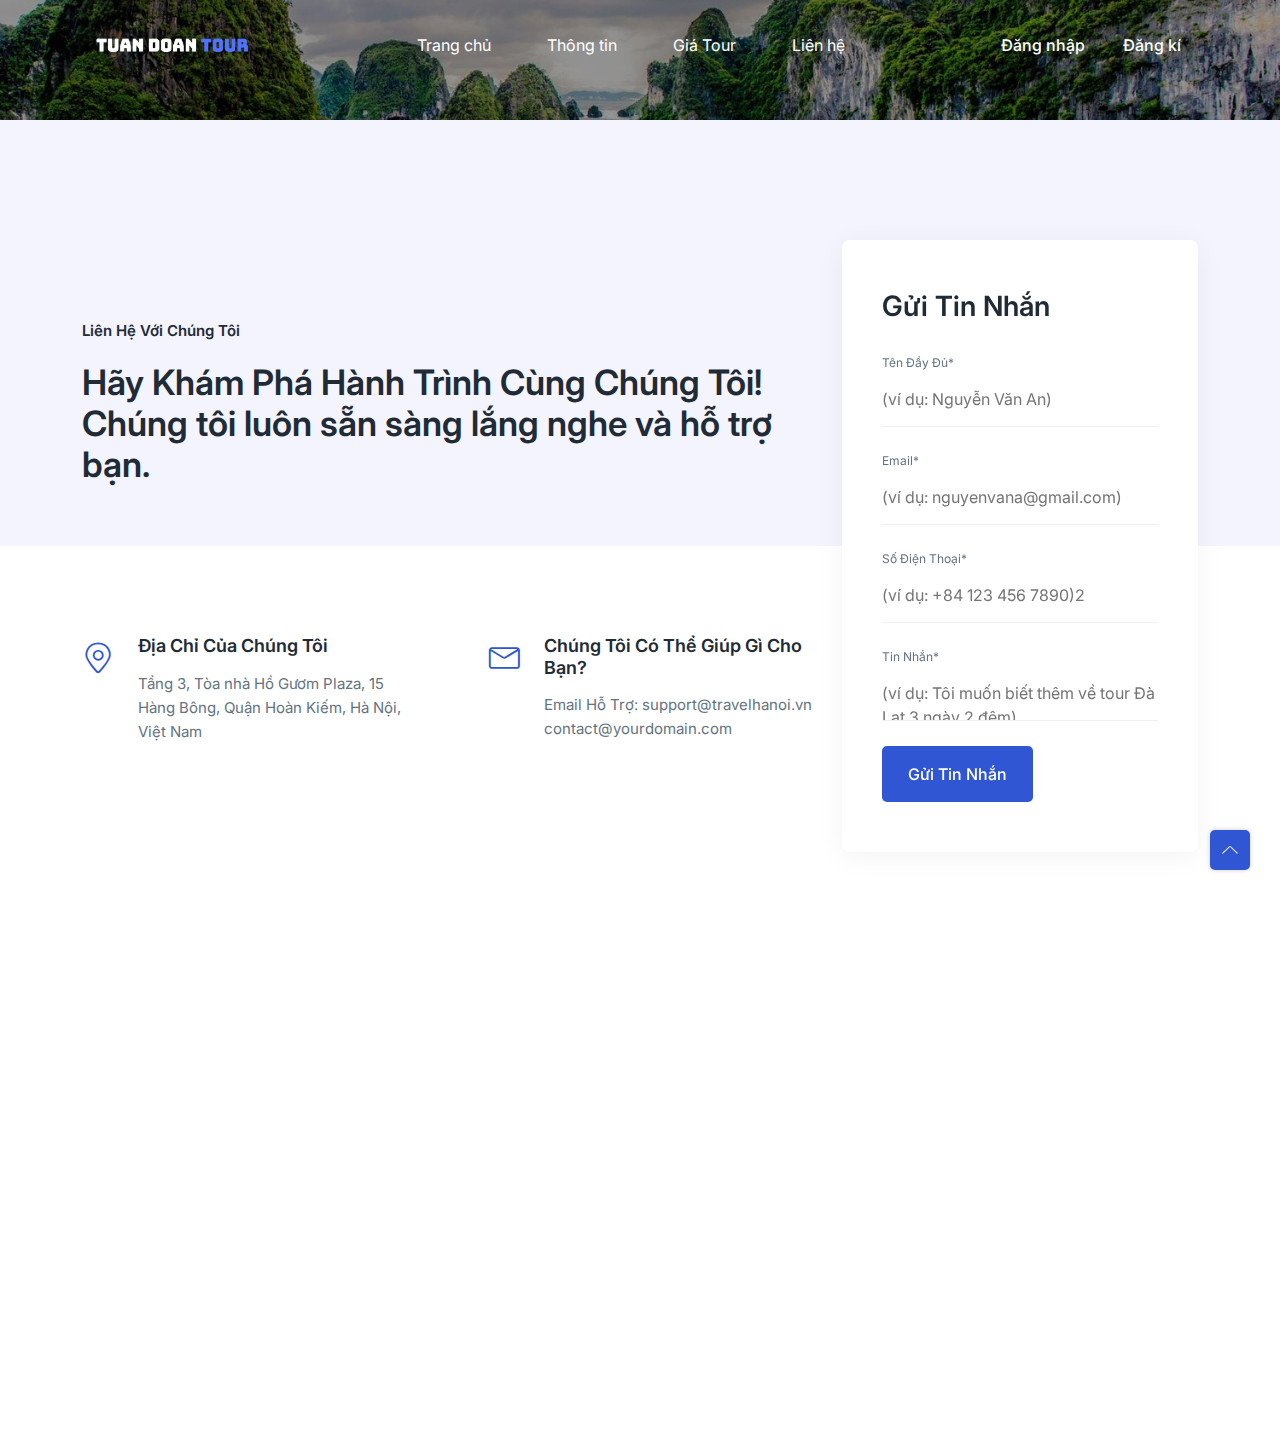
<file: contact.html>
<!-- =========

	Template Name: Play
	Author: UIdeck
	Author URI: https://uideck.com/
	Support: https://uideck.com/support/
	Version: 1.1

========== -->

<!DOCTYPE html>
<html lang="en">

<head>
  <meta charset="UTF-8" />
  <meta http-equiv="X-UA-Compatible" content="IE=edge" />
  <meta name="viewport" content="width=device-width, initial-scale=1.0" />
  <title>Play | Open source Project by UIdeck</title>

  <!--====== Favicon Icon ======-->
  <link rel="shortcut icon" href="assets/images/logo/logo-8.png" type="image/png" />

  <!-- ===== All CSS files ===== -->
  <link rel="stylesheet" href="assets/css/bootstrap.min.css" />
  <link rel="stylesheet" href="assets/css/animate.css" />
  <link rel="stylesheet" href="assets/css/lineicons.css" />
  <link rel="stylesheet" href="assets/css/ud-styles.css" />
</head>

<body>
  <!-- ====== Header Start ====== -->
  <!-- ====== Header Start ====== -->
  <header class="ud-header">
    <div class="container">
      <div class="row">
        <div class="col-lg-12">
          <nav class="navbar navbar-expand-lg">
            <a class="navbar-brand" href="index.html">
              <img src="assets/images/logo/logo-5.png" alt="Logo" />
            </a>
            <button class="navbar-toggler">
              <span class="toggler-icon"> </span>
              <span class="toggler-icon"> </span>
              <span class="toggler-icon"> </span>
            </button>

            
            <div class="navbar-collapse">
              <ul id="nav" class="navbar-nav mx-auto">
                <li class="nav-item">
                  <a class="ud-menu-scroll" href="index.html">Trang chủ </a>
                </li>
                 <li class="nav-item">
                  <a class="ud-menu-scroll" href="about.html">Thông tin</a>
                </li>
                <li class="nav-item">
                  <a class="ud-menu-scroll" href="pricing.html">Giá Tour</a>
                </li>
                <li class="nav-item">
                  <a class="ud-menu-scroll" href="about.html">Liên hệ</a>
                </li>
              </ul>
            </div>

             <div class="navbar-btn d-none d-sm-inline-block">
              <a href="#" class="ud-main-btn ud-login-btn js-logout-btn" style="display:none;">Đăng xuất</a>
              <a href="login.html" class="ud-main-btn ud-login-btn js-auth-btn">
                Đăng nhập
              </a>
              <a href="signup.html" class="ud-main-btn ud-login-btn js-auth-btn">
                Đăng kí
              </a>
            </div>
          </nav>
        </div>
      </div>
    </div>
  </header>
  <!-- ====== Header End ====== -->

  <!-- ====== Banner Start ====== -->
   <section id="pricing-1" class="ud-pricing-1">
  </section>
  <!-- ====== Banner End ====== -->

  <!-- ====== Contact Start ====== -->
  <section id="contact" class="ud-contact">
    <div class="container">
      <div class="row align-items-center">
        <div class="col-xl-8 col-lg-7">
          <div class="ud-contact-content-wrapper">
            <div class="ud-contact-title">
              <span>Liên Hệ Với Chúng Tôi</span>
              <h2>
                Hãy Khám Phá Hành Trình Cùng Chúng Tôi! <br />
                Chúng tôi luôn sẵn sàng lắng nghe và hỗ trợ bạn.
              </h2>
            </div>
            <div class="ud-contact-info-wrapper">
              <div class="ud-single-info">
                <div class="ud-info-icon">
                  <i class="lni lni-map-marker"></i>
                </div>
                <div class="ud-info-meta">
                  <h5>Địa Chỉ Của Chúng Tôi</h5>
                  <p>Tầng 3, Tòa nhà Hồ Gươm Plaza, 15 Hàng Bông, Quận Hoàn Kiếm, Hà Nội, Việt Nam</p>
                </div>
              </div>
              <div class="ud-single-info">
                <div class="ud-info-icon">
                  <i class="lni lni-envelope"></i>
                </div>
                <div class="ud-info-meta">
                  <h5>Chúng Tôi Có Thể Giúp Gì Cho Bạn?</h5>
                  <p>Email Hỗ Trợ: support@travelhanoi.vn</p>
                  <p>contact@yourdomain.com</p>
                </div>
              </div>
            </div>
          </div>
        </div>
        <div class="col-xl-4 col-lg-5">
          <div class="ud-contact-form-wrapper wow fadeInUp" data-wow-delay=".2s">
            <h3 class="ud-contact-form-title">Gửi Tin Nhắn</h3>
            <form class="ud-contact-form">
              <div class="ud-form-group">
                <label for="fullName">Tên Đầy Đủ*</label>
                <input type="text" name="fullName" placeholder="(ví dụ: Nguyễn Văn An)" />
              </div>
              <div class="ud-form-group">
                <label for="email">Email*</label>
                <input type="email" name="email" placeholder="(ví dụ: nguyenvana@gmail.com)" />
              </div>
              <div class="ud-form-group">
                <label for="phone">Số Điện Thoại*</label>
                <input type="text" name="phone" placeholder="(ví dụ: +84 123 456 7890)2" />
              </div>
              <div class="ud-form-group">
                <label for="message">Tin Nhắn*</label>
                <textarea name="message" rows="1" placeholder="(ví dụ: Tôi muốn biết thêm về tour Đà Lạt 3 ngày 2 đêm)"></textarea>
              </div>
              <div class="ud-form-group mb-0">
                <button type="submit" class="ud-main-btn">
                  Gửi Tin Nhắn
                </button>
              </div>
            </form>
          </div>
        </div>
      </div>
    </div>
  </section>
  <!-- ====== Contact End ====== -->

  <!-- ====== Footer Start ====== -->
  <footer class="ud-footer wow fadeInUp" data-wow-delay=".15s">
    <div class="shape shape-1">
      <img src="assets/images/footer/shape-1.svg" alt="shape" />
    </div>
    <div class="shape shape-2">
      <img src="assets/images/footer/shape-2.svg" alt="shape" />
    </div>
    <div class="shape shape-3">
      <img src="assets/images/footer/shape-3.svg" alt="shape" />
    </div>
    <div class="ud-footer-widgets">
      <div class="container">
        <div class="row">
          <div class="col-xl-3 col-lg-4 col-md-6">
            <div class="ud-widget">
              <a href="index.html" class="ud-footer-logo">
                <img src="assets/images/logo/logo-5.png" alt="logo" />
              </a>
              <p class="ud-widget-desc">
                Khám phá Việt Nam qua những hành trình độc đáo, được thiết kế riêng cho bạn.
              </p>
              <ul class="ud-widget-socials">
                <li>
                  <a href="https://twitter.com/MusharofChy">
                    <i class="lni lni-facebook-filled"></i>
                  </a>
                </li>
                <li>
                  <a href="https://twitter.com/MusharofChy">
                    <i class="lni lni-twitter-filled"></i>
                  </a>
                </li>
                <li>
                  <a href="https://twitter.com/MusharofChy">
                    <i class="lni lni-instagram-filled"></i>
                  </a>
                </li>
                <li>
                  <a href="https://twitter.com/MusharofChy">
                    <i class="lni lni-linkedin-original"></i>
                  </a>
                </li>
              </ul>
            </div>
          </div>
          <div class="col-xl-2 col-lg-3 col-md-6 col-sm-6">

          </div>
          <div class="col-xl-2 col-lg-2 col-md-6 col-sm-6">
            <div class="ud-widget">
              <h5 class="ud-widget-title">Về Chúng Tôi</h5>
              <ul class="ud-widget-links">
                <li>
                  <a href="javascript:void(0)">Trang Chủ</a>
                </li>
                <li>
                  <a href="javascript:void(0)">Giới Thiệu</a>
                </li>
                <li>
                  <a href="javascript:void(0)">Chính Sách Hoàn Tiền</a>
                </li>
              </ul>
            </div>
          </div>
          <div class="col-xl-2 col-lg-3 col-md-6 col-sm-6">
            <div class="ud-widget">
              <h5 class="ud-widget-title">Dịch Vụ Của Chúng Tôi</h5>
              <ul class="ud-widget-links">
                <li>
                  <a href="javascript:void(0)">Tour Du Lịch Trọn Gói</a>
                </li>
                <li>
                  <a href="javascript:void(0)">Tour Cá Nhân Hóa</a>
                </li>
                <li>
                  <a href="javascript:void(0)">Tư Vấn Lộ Trình Du Lịch</a>
                </li>
              </ul>
            </div>
          </div>

          <div class="col-xl-2 col-lg-3 col-md-6 col-sm-6">
            <div class="ud-widget">
              <h5 class="ud-widget-title">Điểm Đến Nổi Bật</h5>
              <ul class="ud-widget-links">
                <li>
                  <a href="https://lineicons.com/" rel="nofollow noopner" target="_blank">Vịnh Hạ Long
                  </a>
                </li>
                <li>
                  <a href="https://ecommercehtml.com/" rel="nofollow noopner" target="_blank">Phố Cổ Hội An</a>
                </li>
                <li>
                  <a href="https://ayroui.com/" rel="nofollow noopner" target="_blank">Đà Lạt Mộng Mơ</a>
                </li>

              </ul>
            </div>
          </div>

        </div>
      </div>
    </div>
    </div>
    <div class="ud-footer-bottom">
      <div class="container">
        <div class="row">
          <div class="col-md-8">

          </div>
          <div class="col-md-4">
            <p class="ud-footer-bottom-right">
              Designed and Developed by doannt2004

            </p>
          </div>
        </div>
      </div>
    </div>
  </footer>
  <!-- ====== Footer End ====== -->

  <!-- ====== Back To Top Start ====== -->
  <a href="javascript:void(0)" class="back-to-top">
    <i class="lni lni-chevron-up"> </i>
  </a>
  <!-- ====== Back To Top End ====== -->

  <!-- ====== All Javascript Files ====== -->
  <script src="assets/js/bootstrap.bundle.min.js"></script>
  <script src="assets/js/wow.min.js"></script>
  <script src="assets/js/main.js"></script>
  <script>
    // Ẩn nút đăng nhập/đăng ký nếu đã đăng nhập
    if (localStorage.getItem('isLoggedIn') === 'true') {
      document.querySelectorAll('.js-auth-btn').forEach(function (btn) {
        btn.style.display = 'none';
      });
    }
  </script>
</body>

</html>
</file>
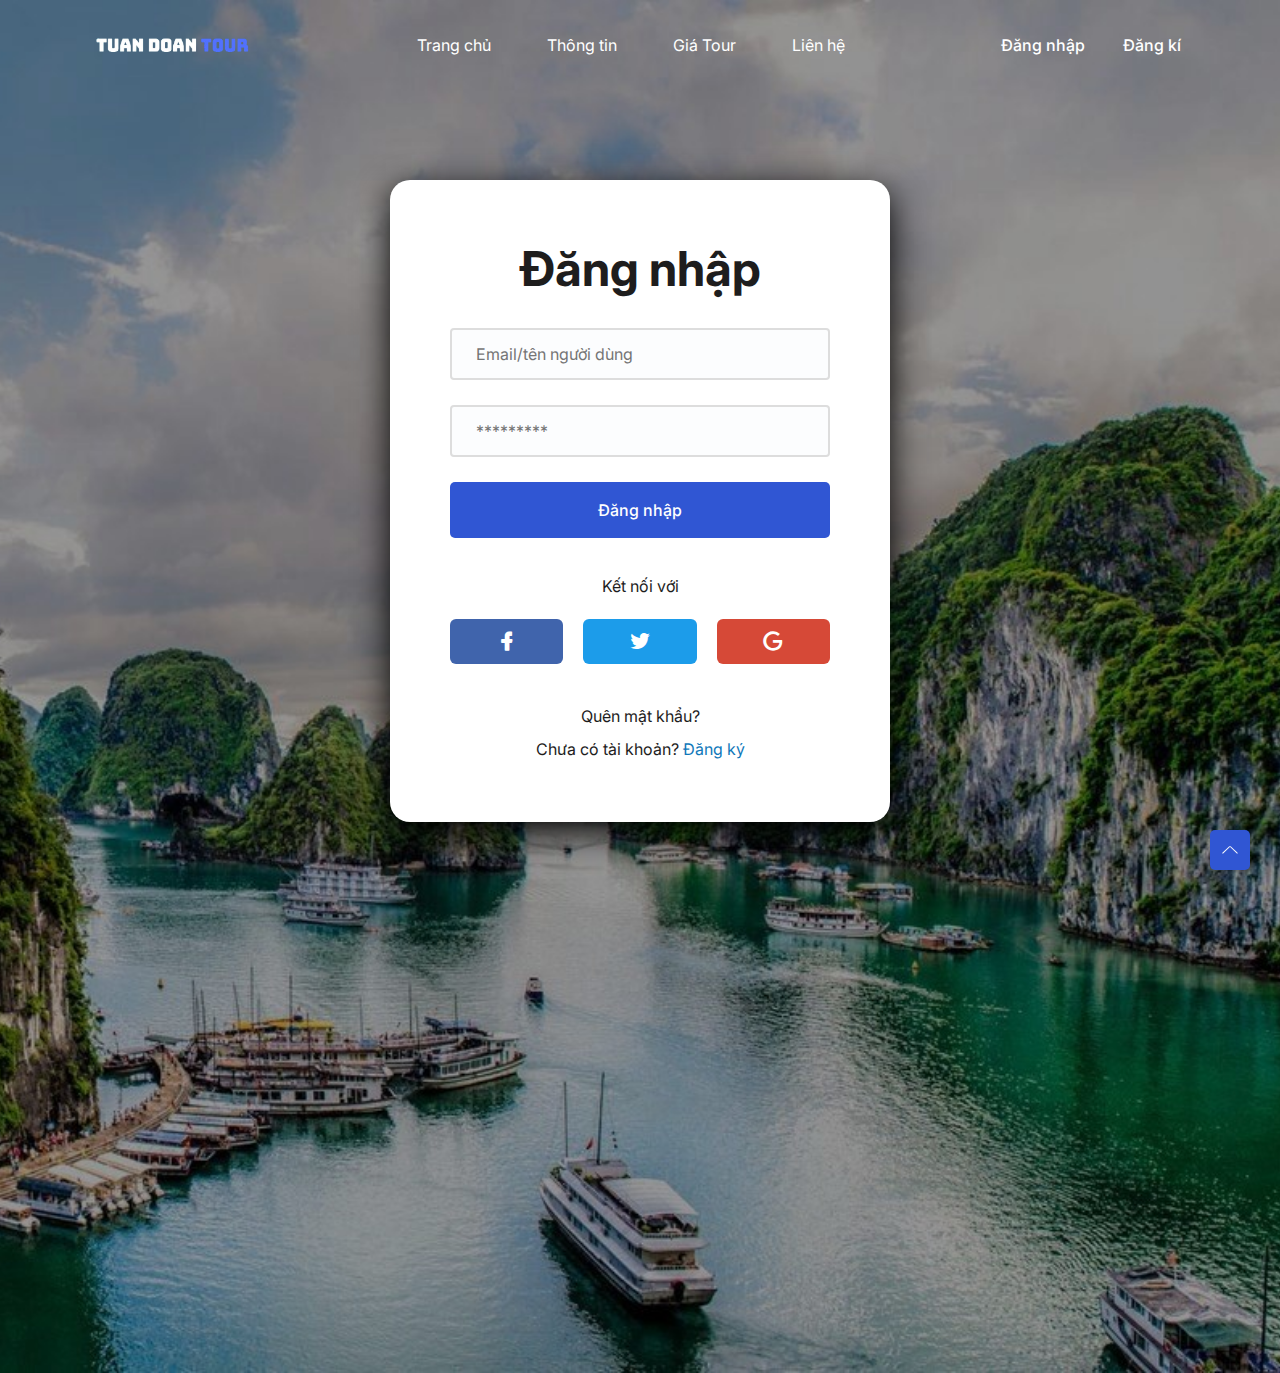
<file: login.html>
<!-- =========

	Template Name: Play
	Author: UIdeck
	Author URI: https://uideck.com/
	Support: https://uideck.com/support/
	Version: 1.1

========== -->

<!DOCTYPE html>
<html lang="en">

<head>
  <meta charset="UTF-8" />
  <meta http-equiv="X-UA-Compatible" content="IE=edge" />
  <meta name="viewport" content="width=device-width, initial-scale=1.0" />
  <title>Tuấn Đoàn Tour - Hành trình trải nghiệm không giới hạn</title>

  <!--====== Favicon Icon ======-->
  <link rel="shortcut icon" href="assets/images/logo/logo-8.png" type="image/png" />

  <!-- ===== All CSS files ===== -->
  <link rel="stylesheet" href="assets/css/bootstrap.min.css" />
  <link rel="stylesheet" href="assets/css/animate.css" />
  <link rel="stylesheet" href="assets/css/lineicons.css" />
  <link rel="stylesheet" href="assets/css/ud-styles.css" />
</head>

<body>
  <!-- ====== Header Start ====== -->
  <div class="ud-login-image-background">
    <header class="ud-header">
      <div class="container">
        <div class="row">
          <div class="col-lg-12">
            <nav class="navbar navbar-expand-lg">
              <a class="navbar-brand" href="index.html">
                <img src="assets/images/logo/logo-5.png" alt="Logo" />
              </a>
              <button class="navbar-toggler">
                <span class="toggler-icon"> </span>
                <span class="toggler-icon"> </span>
                <span class="toggler-icon"> </span>
              </button>
<div class="navbar-collapse">
              <ul id="nav" class="navbar-nav mx-auto">
                <li class="nav-item">
                  <a class="ud-menu-scroll" href="index.html">Trang chủ </a>
                </li>

                <li class="nav-item">
                  <a class="ud-menu-scroll" href="#about">Thông tin</a>
                </li>
                <li class="nav-item">
                  <a class="ud-menu-scroll" href="pricing.html">Giá Tour</a>
                </li>
              
                <li class="nav-item">
                  <a class="ud-menu-scroll" href="#contact">Liên hệ</a>
                </li>

              </ul>
            </div>

            <div class="navbar-btn d-none d-sm-inline-block">
              <a href="#" class="ud-main-btn ud-login-btn js-logout-btn" style="display:none;">Đăng xuất</a>
              <a href="login.html" class="ud-main-btn ud-login-btn js-auth-btn">
                Đăng nhập
              </a>
              <a href="signup.html" class="ud-main-btn ud-login-btn js-auth-btn">
                Đăng kí
              </a>
            </div>
            </nav>
          </div>
        </div>
      </div>
    </header>
    <!-- ====== Header End ====== -->

    <!-- ====== Banner Start ====== -->
    <!-- <section class="ud-page-banner">
      <div class="container">
        <div class="row">
          <div class="col-lg-12">
            <div class="ud-banner-content">
              <h1>Tuấn Đoàn Tour - Hành trình trải nghiệm không giới hạn</h1>
            </div>
          </div>
        </div>
      </div>
    </section> -->
    <!-- ====== Banner End ====== -->

    <!-- ====== Login Start ====== -->
    <section class="ud-login">
      <div class="container">
        <div class="row">
          <div class="col-lg-12">
            <div class="ud-login-wrapper">
              <div class="ud-login-logo">
                <h1>Đăng nhập</h1>
              </div>
              <form class="ud-login-form" id="loginForm" method="post">
                <div class="ud-form-group">
                  <input type="text" id="username1212" name="username1212" placeholder="Email/tên người dùng" required
                    maxlength="50" />
                </div>
                <div class="ud-form-group">
                  <input type="password" id="password1212" name="password1212" placeholder="*********" required />
                </div>
                <div class="ud-form-group">
                  <button type="submit" class="ud-main-btn w-100">Đăng nhập</button>
                </div>
              </form>

              <div class="ud-socials-connect">
                <p>Kết nối với</p>
                <ul>
                  <li>
                    <a href="javascript:void(0)" class="facebook">
                      <i class="lni lni-facebook-filled"></i>
                    </a>
                  </li>
                  <li>
                    <a href="javascript:void(0)" class="twitter">
                      <i class="lni lni-twitter-filled"></i>
                    </a>
                  </li>
                  <li>
                    <a href="javascript:void(0)" class="google">
                      <i class="lni lni-google"></i>
                    </a>
                  </li>
                </ul>
              </div>

              <a class="forget-pass" href="javascript:void(0)">
                Quên mật khẩu?
              </a>
              <p class="signup-option">
                Chưa có tài khoản? <a href="signup.html"> Đăng ký </a>
              </p>
            </div>
          </div>
        </div>
      </div>
    </section>
    <!-- <script src="assets/js/main.js"></script> -->

    <!-- <script>
      document.getElementById("loginForm").addEventListener("submit", function(e) {
        e.preventDefault();
        const username = document.getElementById("username1212").value;
        const password = document.getElementById("password1212").value;
        if (username === "doan12" && password === "doan12") {
          window.location.href = "./index.html";
        } else {
          alert("Tên đăng nhập hoặc mật khẩu không đúng!");
        }
      });
    </script> -->

    <!-- ====== Login End ====== -->

    <!-- ====== Footer Start ====== -->
    <footer class="ud-footer wow fadeInUp" data-wow-delay=".15s">
      <div class="shape shape-1">
        <img src="assets/images/footer/shape-1.svg" alt="shape" />
      </div>
      <div class="shape shape-2">
        <img src="assets/images/footer/shape-2.svg" alt="shape" />
      </div>
      <div class="shape shape-3">
        <img src="assets/images/footer/shape-3.svg" alt="shape" />
      </div>
      <div class="ud-footer-widgets">
        <div class="container">
          <div class="row">
            <div class="col-xl-3 col-lg-4 col-md-6">
              <div class="ud-widget">
                <a href="index.html" class="ud-footer-logo">
                  <img src="assets/images/logo/logo.svg" alt="logo" />
                </a>
                <p class="ud-widget-desc">
                  We create digital experiences for brands and companies by
                  using technology.
                </p>
                <ul class="ud-widget-socials">
                  <li>
                    <a href="https://twitter.com/MusharofChy">
                      <i class="lni lni-facebook-filled"></i>
                    </a>
                  </li>
                  <li>
                    <a href="https://twitter.com/MusharofChy">
                      <i class="lni lni-twitter-filled"></i>
                    </a>
                  </li>
                  <li>
                    <a href="https://twitter.com/MusharofChy">
                      <i class="lni lni-instagram-filled"></i>
                    </a>
                  </li>
                  <li>
                    <a href="https://twitter.com/MusharofChy">
                      <i class="lni lni-linkedin-original"></i>
                    </a>
                  </li>
                </ul>
              </div>
            </div>

            <div class="col-xl-2 col-lg-2 col-md-6 col-sm-6">
              <div class="ud-widget">
                <h5 class="ud-widget-title">About Us</h5>
                <ul class="ud-widget-links">
                  <li>
                    <a href="javascript:void(0)">Home</a>
                  </li>
                  <li>
                    <a href="javascript:void(0)">Features</a>
                  </li>
                  <li>
                    <a href="javascript:void(0)">About</a>
                  </li>
                  <li>
                    <a href="javascript:void(0)">Testimonial</a>
                  </li>
                </ul>
              </div>
            </div>
            <div class="col-xl-2 col-lg-3 col-md-6 col-sm-6">
              <div class="ud-widget">
                <h5 class="ud-widget-title">Features</h5>
                <ul class="ud-widget-links">
                  <li>
                    <a href="javascript:void(0)">How it works</a>
                  </li>
                  <li>
                    <a href="javascript:void(0)">Privacy policy</a>
                  </li>
                  <li>
                    <a href="javascript:void(0)">Terms of service</a>
                  </li>
                  <li>
                    <a href="javascript:void(0)">Refund policy</a>
                  </li>
                </ul>
              </div>
            </div>
            <div class="col-xl-2 col-lg-3 col-md-6 col-sm-6">
              <div class="ud-widget">
                <h5 class="ud-widget-title">Our Products</h5>
                <ul class="ud-widget-links">
                  <li>
                    <a href="https://lineicons.com/" rel="nofollow noopner" target="_blank">Lineicons
                    </a>
                  </li>
                  <li>
                    <a href="https://ecommercehtml.com/" rel="nofollow noopner" target="_blank">Ecommerce HTML</a>
                  </li>
                  <li>
                    <a href="https://ayroui.com/" rel="nofollow noopner" target="_blank">Ayro UI</a>
                  </li>
                  <li>
                    <a href="https://graygrids.com/" rel="nofollow noopner" target="_blank">Plain Admin</a>
                  </li>
                </ul>
              </div>
            </div>
            <!-- <div class="col-xl-3 col-lg-6 col-md-8 col-sm-10">
              <div class="ud-widget">
                <h5 class="ud-widget-title">Partners</h5>
                <ul class="ud-widget-brands">
                  <li>
                    <a
                      href="https://ayroui.com/"
                      rel="nofollow noopner"
                      target="_blank"
                    >
                      <img
                        src="assets/images/footer/brands/ayroui.svg"
                        alt="ayroui"
                      />
                    </a>
                  </li>
                  <li>
                    <a
                      href="https://ecommercehtml.com/"
                      rel="nofollow noopner"
                      target="_blank"
                    >
                      <img
                        src="assets/images/footer/brands/ecommerce-html.svg"
                        alt="ecommerce-html"
                      />
                    </a>
                  </li>
                  <li>
                    <a
                      href="https://graygrids.com/"
                      rel="nofollow noopner"
                      target="_blank"
                    >
                      <img
                        src="assets/images/footer/brands/graygrids.svg"
                        alt="graygrids"
                      />
                    </a>
                  </li>
                  <li>
                    <a
                      href="https://lineicons.com/"
                      rel="nofollow noopner"
                      target="_blank"
                    >
                      <img
                        src="assets/images/footer/brands/lineicons.svg"
                        alt="lineicons"
                      />
                    </a>
                  </li>
                  <li>
                    <a
                      href="https://uideck.com/"
                      rel="nofollow noopner"
                      target="_blank"
                    >
                      <img
                        src="assets/images/footer/brands/uideck.svg"
                        alt="uideck"
                      />
                    </a>
                  </li>
                  <li>
                    <a
                      href="https://tailwindtemplates.co/"
                      rel="nofollow noopner"
                      target="_blank"
                    >
                      <img
                        src="assets/images/footer/brands/tailwindtemplates.svg"
                        alt="tailwindtemplates"
                      />
                    </a>
                  </li>
                </ul>
              </div>
            </div> -->
          </div>
        </div>
      </div>
      <div class="ud-footer-bottom">
        <div class="container">
          <div class="row">
            <div class="col-md-8">
              <ul class="ud-footer-bottom-left">
                <li>
                  <a href="javascript:void(0)">Privacy policy</a>
                </li>
                <li>
                  <a href="javascript:void(0)">Support policy</a>
                </li>
                <li>
                  <a href="javascript:void(0)">Terms of service</a>
                </li>
              </ul>
            </div>
            <div class="col-md-4">
              <p class="ud-footer-bottom-right">
                Designed and Developed by
                <a href="https://uideck.com" rel="nofollow">UIdeck</a>
              </p>
            </div>
          </div>
        </div>
      </div>
    </footer>
    <!-- ====== Footer End ====== -->

    <!-- ====== Back To Top Start ====== -->
    <a href="javascript:void(0)" class="back-to-top">
      <i class="lni lni-chevron-up"> </i>
    </a>
    <!-- ====== Back To Top End ====== -->

    <!-- ====== All Javascript Files ====== -->
    <script src="assets/js/bootstrap.bundle.min.js"></script>
    <script src="assets/js/wow.min.js"></script>
    <script src="assets/js/main.js"></script>

</body>

</html>
</file>
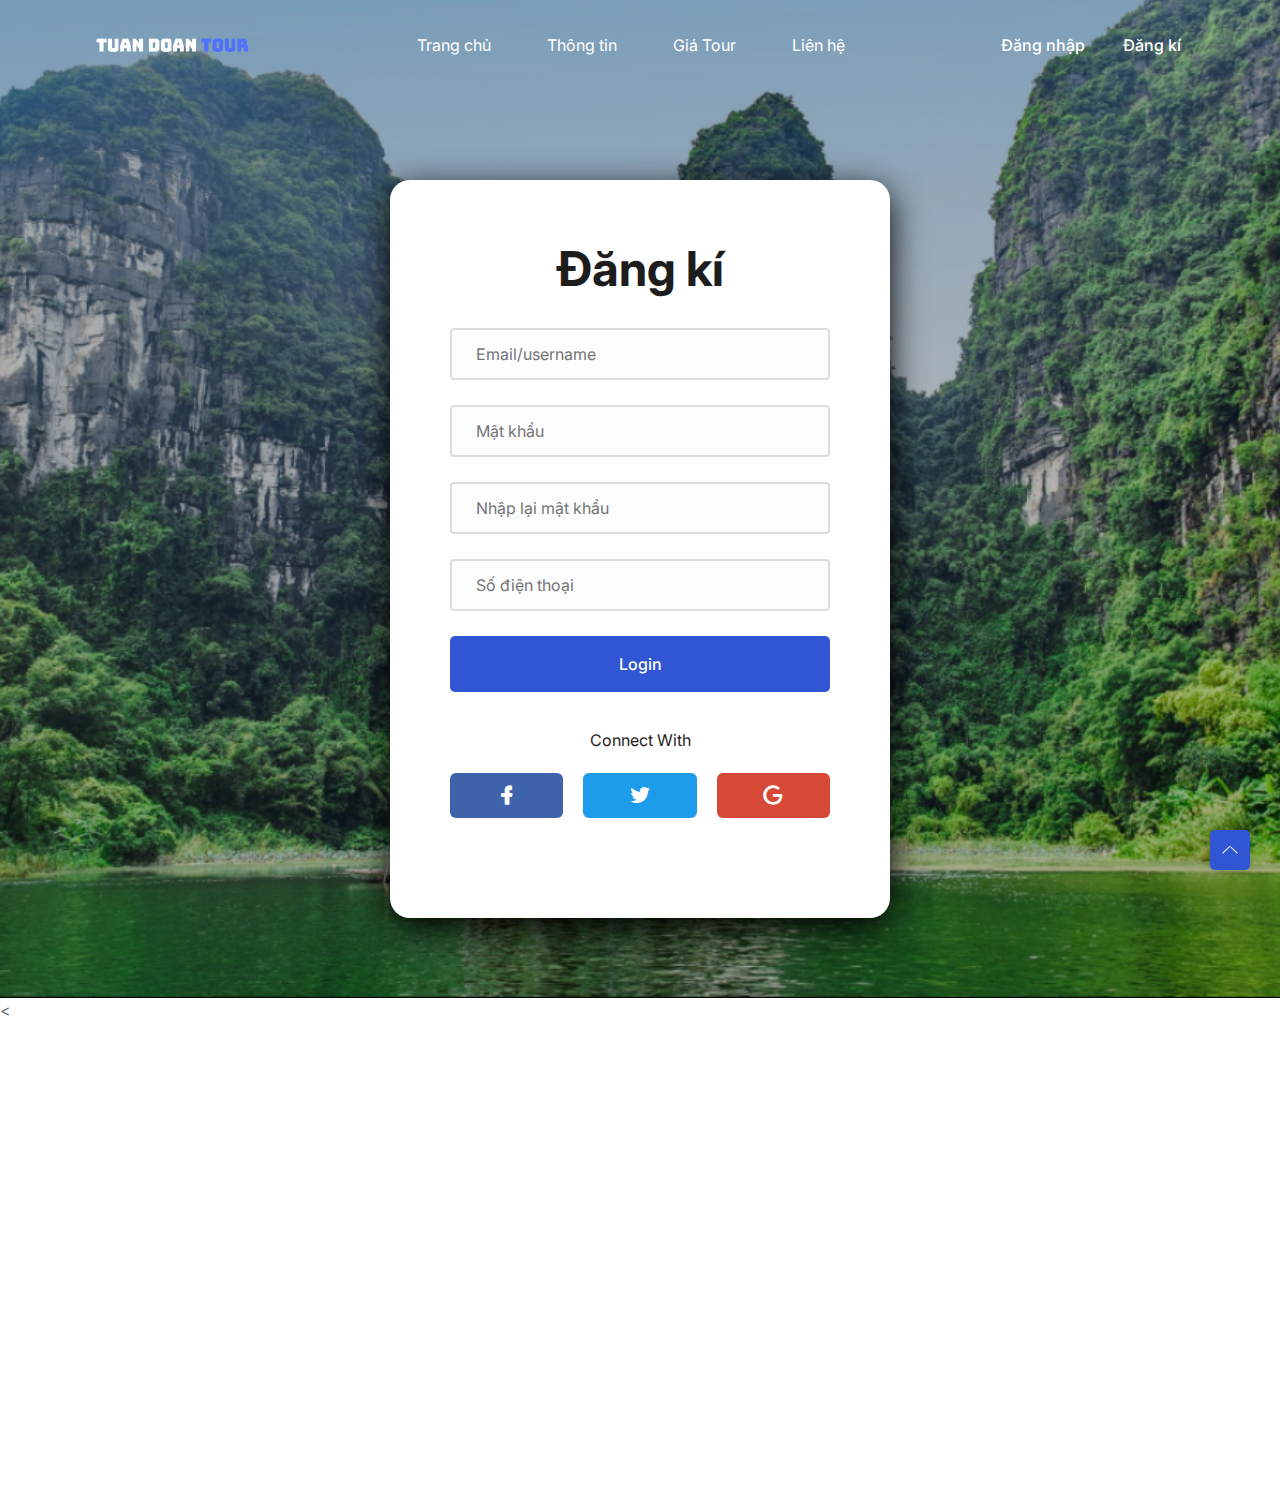
<file: signup.html>
<!-- =========

	Template Name: Play
	Author: UIdeck
	Author URI: https://uideck.com/
	Support: https://uideck.com/support/
	Version: 1.1

========== -->

<!DOCTYPE html>
<html lang="en">

<head>
    <meta charset="UTF-8" />
    <meta http-equiv="X-UA-Compatible" content="IE=edge" />
    <meta name="viewport" content="width=device-width, initial-scale=1.0" />
    <title>Tuấn Đoàn Tour - Hành trình trải nghiệm không giới hạn</title>

    <!--====== Favicon Icon ======-->
    <link rel="shortcut icon" href="assets/images/logo/logo-8.png" type="image/png" />

    <!-- ===== All CSS files ===== -->
    <link rel="stylesheet" href="assets/css/bootstrap.min.css" />
    <link rel="stylesheet" href="assets/css/animate.css" />
    <link rel="stylesheet" href="assets/css/lineicons.css" />
    <link rel="stylesheet" href="assets/css/ud-styles.css" />
</head>

<body>
    <div class="ud-login-image-background-1">
        <!-- ====== Header Start ====== -->
        <header class="ud-header">
            <div class="container">
                <div class="row">
                    <div class="col-lg-12">
                        <nav class="navbar navbar-expand-lg">
                            <a class="navbar-brand" href="index.html">
                                <img src="assets/images/logo/logo-5.png" alt="Logo" />
                            </a>
                            <button class="navbar-toggler">
                                <span class="toggler-icon"> </span>
                                <span class="toggler-icon"> </span>
                                <span class="toggler-icon"> </span>
                            </button>

                           <div class="navbar-collapse">
              <ul id="nav" class="navbar-nav mx-auto">
                <li class="nav-item">
                  <a class="ud-menu-scroll" href="index.html">Trang chủ </a>
                </li>

                <li class="nav-item">
                  <a class="ud-menu-scroll" href="#about">Thông tin</a>
                </li>
                <li class="nav-item">
                  <a class="ud-menu-scroll" href="pricing.html">Giá Tour</a>
                </li>
              
                <li class="nav-item">
                  <a class="ud-menu-scroll" href="#contact">Liên hệ</a>
                </li>

              </ul>
            </div>

            <div class="navbar-btn d-none d-sm-inline-block">
              <a href="#" class="ud-main-btn ud-login-btn js-logout-btn" style="display:none;">Đăng xuất</a>
              <a href="login.html" class="ud-main-btn ud-login-btn js-auth-btn">
                Đăng nhập
              </a>
              <a href="signup.html" class="ud-main-btn ud-login-btn js-auth-btn">
                Đăng kí
              </a>
            </div>
                        </nav>
                    </div>
                </div>
            </div>
        </header>
        <!-- ====== Header End ====== -->

        <!-- ====== Banner Start ====== -->
        <!-- <section class="ud-page-banner">
            <div class="container">
                <div class="row">
                    <div class="col-lg-12">
                        <div class="ud-banner-content">
                            <h1>Tuấn Đoàn Tour - Hành trình trải nghiệm không giới hạn</h1>
                        </div>
                    </div>
                </div>
            </div>
        </section> -->
        <!-- ====== Banner End ====== -->

        <!-- ====== Login Start ====== -->
        <section class="ud-login">
            <div class="container">
                <div class="row">
                    <div class="col-lg-12">
                        <div class="ud-login-wrapper">
                            <div class="ud-login-logo">
                                <!-- <img src="assets/images/logo/logo-6.png" alt="logo" /> -->
                                <h1>Đăng kí </h1>
                            </div>
                            <form class="ud-login-form">
                                <div class="ud-form-group">
                                    <input type="email" name="email" placeholder="Email/username" />
                                </div>
                                <div class="ud-form-group">
                                    <input type="password" name="password" placeholder="Mật khẩu" />
                                </div>
                                <div class="ud-form-group">
                                    <input type="password" name="password" placeholder="Nhập lại mật khẩu " />
                                </div>
                                <div class="ud-form-group">
                                    <input type="password" name="password" placeholder="Số điện thoại" />
                                </div>
                                <div class="ud-form-group">
                                    <button type="submit" class="ud-main-btn-sign-up w-100">Login</button>
                                </div>
                            </form>

                            <div class="ud-socials-connect">
                                <p>Connect With</p>

                                <ul>
                                    <li>
                                        <a href="javascript:void(0)" class="facebook">
                                            <i class="lni lni-facebook-filled"></i>
                                        </a>
                                    </li>
                                    <li>
                                        <a href="javascript:void(0)" class="twitter">
                                            <i class="lni lni-twitter-filled"></i>
                                        </a>
                                    </li>
                                    <li>
                                        <a href="javascript:void(0)" class="google">
                                            <i class="lni lni-google"></i>
                                        </a>
                                    </li>
                                </ul>
                            </div>
                            <!-- 
                        <a class="forget-pass" href="javascript:void(0)">
                            Forget Password?
                        </a>
                        <p class="signup-option">
                            Not a member yet? <a href="javascript:void(0)"> Sign Up </a>
                        </p> -->
                        </div>
                    </div>
                </div>
            </div>
    </div>
    </section>
    <!-- ====== Login End ====== -->

    <!-- ====== Footer Start ====== -->
    < <footer class="ud-footer wow fadeInUp" data-wow-delay=".15s">
        <div class="shape shape-1">
            <img src="assets/images/footer/shape-1.svg" alt="shape" />
        </div>
        <div class="shape shape-2">
            <img src="assets/images/footer/shape-2.svg" alt="shape" />
        </div>
        <div class="shape shape-3">
            <img src="assets/images/footer/shape-3.svg" alt="shape" />
        </div>
        <div class="ud-footer-widgets">
            <div class="container">
                <div class="row">
                    <div class="col-xl-3 col-lg-4 col-md-6">
                        <div class="ud-widget">
                            <a href="index.html" class="ud-footer-logo">
                                <img src="assets/images/logo/logo-5.png" alt="logo" />
                            </a>
                            <p class="ud-widget-desc">
                                Khám phá Việt Nam qua những hành trình độc đáo, được thiết kế riêng cho bạn.
                            </p>
                            <ul class="ud-widget-socials">
                                <li>
                                    <a href="https://twitter.com/MusharofChy">
                                        <i class="lni lni-facebook-filled"></i>
                                    </a>
                                </li>
                                <li>
                                    <a href="https://twitter.com/MusharofChy">
                                        <i class="lni lni-twitter-filled"></i>
                                    </a>
                                </li>
                                <li>
                                    <a href="https://twitter.com/MusharofChy">
                                        <i class="lni lni-instagram-filled"></i>
                                    </a>
                                </li>
                                <li>
                                    <a href="https://twitter.com/MusharofChy">
                                        <i class="lni lni-linkedin-original"></i>
                                    </a>
                                </li>
                            </ul>
                        </div>
                    </div>
                    <div class="col-xl-2 col-lg-3 col-md-6 col-sm-6">

                    </div>
                    <div class="col-xl-2 col-lg-2 col-md-6 col-sm-6">
                        <div class="ud-widget">
                            <h5 class="ud-widget-title">Về Chúng Tôi</h5>
                            <ul class="ud-widget-links">
                                <li>
                                    <a href="javascript:void(0)">Trang Chủ</a>
                                </li>
                                <li>
                                    <a href="javascript:void(0)">Giới Thiệu</a>
                                </li>
                                <li>
                                    <a href="javascript:void(0)">Chính Sách Hoàn Tiền</a>
                                </li>
                            </ul>
                        </div>
                    </div>
                    <div class="col-xl-2 col-lg-3 col-md-6 col-sm-6">
                        <div class="ud-widget">
                            <h5 class="ud-widget-title">Dịch Vụ Của Chúng Tôi</h5>
                            <ul class="ud-widget-links">
                                <li>
                                    <a href="javascript:void(0)">Tour Du Lịch Trọn Gói</a>
                                </li>
                                <li>
                                    <a href="javascript:void(0)">Tour Cá Nhân Hóa</a>
                                </li>
                                <li>
                                    <a href="javascript:void(0)">Tư Vấn Lộ Trình Du Lịch</a>
                                </li>
                            </ul>
                        </div>
                    </div>

                    <div class="col-xl-2 col-lg-3 col-md-6 col-sm-6">
                        <div class="ud-widget">
                            <h5 class="ud-widget-title">Điểm Đến Nổi Bật</h5>
                            <ul class="ud-widget-links">
                                <li>
                                    <a href="https://lineicons.com/" rel="nofollow noopner" target="_blank">Vịnh Hạ Long
                                    </a>
                                </li>
                                <li>
                                    <a href="https://ecommercehtml.com/" rel="nofollow noopner" target="_blank">Phố Cổ
                                        Hội An</a>
                                </li>
                                <li>
                                    <a href="https://ayroui.com/" rel="nofollow noopner" target="_blank">Đà Lạt Mộng
                                        Mơ</a>
                                </li>

                            </ul>
                        </div>
                    </div>

                </div>
            </div>
        </div>
        </div>
        <div class="ud-footer-bottom">
            <div class="container">
                <div class="row">
                    <div class="col-md-8">

                    </div>
                    <div class="col-md-4">
                        <p class="ud-footer-bottom-right">
                            Designed and Developed by doannt2004

                        </p>
                    </div>
                </div>
            </div>
        </div>
        </footer>
        <!-- ====== Footer End ====== -->

        <!-- ====== Back To Top Start ====== -->
        <a href="javascript:void(0)" class="back-to-top">
            <i class="lni lni-chevron-up"> </i>
        </a>
        <!-- ====== Back To Top End ====== -->

        <!-- ====== All Javascript Files ====== -->
        <script src="assets/js/bootstrap.bundle.min.js"></script>
        <script src="assets/js/wow.min.js"></script>
        <script src="assets/js/main.js"></script>

</body>

</html>
</file>
<file: assets/css/ud-styles.css>
/* =======

	Template Name: Play Bootstrap
	Author: UIdeck
	Author URI: https://uideck.com/
	Support: https://github.com/uideck/
	Version: 1.0

======== */
/*===========================
  COMMON css 
===========================*/
@import url("https://fonts.googleapis.com/css2?family=Inter:wght@200;300;400;500;600;700;800;900&display=swap");
:root {
  --font: "Inter", sans-serif;
  --body-color: #637381;
  --heading-color: #212b36;
  --primary-color: #3056d3;
  --white: #ffffff;
}

body {
  font-family: var(--font);
  font-weight: normal;
  font-style: normal;
  color: var(--body-color);
  overflow-x: hidden;
}

* {
  margin: 0;
  padding: 0;
  -webkit-box-sizing: border-box;
  box-sizing: border-box;
}

img {
  max-width: 100%;
}

a,
button,
input,
textarea {
  -webkit-transition: all 0.3s ease-out 0s;
  transition: all 0.3s ease-out 0s;
}

a,
a:focus,
input:focus,
textarea:focus,
button:focus,
.navbar-toggler:focus {
  text-decoration: none;
  outline: none;
  -webkit-box-shadow: none;
          box-shadow: none;
}

a:focus,
a:hover {
  text-decoration: none;
}

i,
span,
a {
  display: inline-block;
}

audio,
canvas,
iframe,
img,
svg,
video {
  vertical-align: middle;
}

h1,
h2,
h3,
h4,
h5,
h6 {
  font-weight: 700;
  color: var(--heading-color);
  margin: 0px;
}

h1 {
  font-size: 48px;
}

h2 {
  font-size: 36px;
}

h3 {
  font-size: 28px;
}

h4 {
  font-size: 22px;
}

h5 {
  font-size: 18px;
}

h6 {
  font-size: 16px;
}

ul,
ol {
  margin: 0px;
  padding: 0px;
  list-style-type: none;
}

p {
  font-size: 16px;
  font-weight: 400;
  line-height: 26px;
  color: var(--body-color);
  margin: 0px;
}

.bg_cover {
  background-position: center center;
  background-size: cover;
  background-repeat: no-repeat;
  width: 100%;
  height: 100%;
}

/*===== All Button Style =====*/
.ud-main-btn {
  display: inline-block;
  text-align: center;
  white-space: nowrap;
  vertical-align: middle;
  font-weight: 500;
  font-size: 16px;
  border-radius: 5px;
  padding: 15px 25px;
  border: 1px solid transparent;
  color: var(--white);
  cursor: pointer;
  z-index: 5;
  -webkit-transition: all 0.4s ease-out 0s;
  transition: all 0.4s ease-out 0s;
  background: var(--primary-color);
}

.ud-main-btn:hover {
  color: var(--white);
  background: var(--heading-color);
}

.ud-main-btn-sign-up {
  display: inline-block;
  text-align: center;
  white-space: nowrap;
  vertical-align: middle;
  font-weight: 500;
  font-size: 16px;
  border-radius: 5px;
  padding: 15px 25px;
  border: 1px solid transparent;
  color: var(--white);
  cursor: pointer;
  z-index: 5;
  -webkit-transition: all 0.4s ease-out 0s;
  transition: all 0.4s ease-out 0s;
  background: var(--primary-color);
}

.ud-main-btn-sign-up:hover {
  color: var(--white);
  background: var(--heading-color);
}

@media (max-width: 767px) {
  .container {
    padding-left: 40px;
    padding-right: 40px;
  }
}

@media only screen and (min-width: 576px) and (max-width: 767px) {
  .container {
    padding-left: 20px;
    padding-right: 20px;
  }
}

.back-to-top {
  width: 40px;
  height: 40px;
  line-height: 40px;
  background: var(--primary-color);
  -webkit-box-shadow: 0px 0px 5px rgba(0, 0, 0, 0.2);
          box-shadow: 0px 0px 5px rgba(0, 0, 0, 0.2);
  text-align: center;
  -webkit-box-pack: center;
      -ms-flex-pack: center;
          justify-content: center;
  -webkit-box-align: center;
      -ms-flex-align: center;
          align-items: center;
  border-radius: 5px;
  position: fixed;
  right: 30px;
  bottom: 30px;
  z-index: 99;
  color: var(--white);
}

.back-to-top:hover {
  color: var(--white);
  background: var(--heading-color);
}

/* ===== Header CSS ===== */
.ud-header {
  position: absolute;
  top: 0;
  left: 0;
  width: 100%;
  z-index: 99;
  -webkit-transition: all 0.3s ease-out 0s;
  transition: all 0.3s ease-out 0s;
}

.sticky {
  position: fixed;
  z-index: 99;
  background-color: rgba(255, 255, 255, 0.8);
  -webkit-backdrop-filter: blur(5px);
          backdrop-filter: blur(5px);
  -webkit-box-shadow: inset 0 -1px 0 0 rgba(0, 0, 0, 0.1);
  box-shadow: inset 0 -1px 0 0 rgba(0, 0, 0, 0.1);
  -webkit-transition: all 0.3s ease-out 0s;
  transition: all 0.3s ease-out 0s;
}

.sticky .navbar {
  padding: 0;
}

.navbar {
  padding: 0px 0;
  border-radius: 5px;
  position: relative;
  -webkit-transition: all 0.3s ease-out 0s;
  transition: all 0.3s ease-out 0s;
}

.navbar-brand {
  padding: 0;
}

@media only screen and (min-width: 768px) and (max-width: 991px), (max-width: 767px) {
  .navbar-brand {
    padding: 5px 0px;
  }
}

.navbar-brand img {
  max-width: 180px;
  height: 90px;
}

.navbar-toggler {
  padding: 0;
}

.navbar-toggler .toggler-icon {
  width: 30px;
  height: 2px;
  background-color: var(--white);
  display: block;
  margin: 5px 0;
  position: relative;
  -webkit-transition: all 0.3s ease-out 0s;
  transition: all 0.3s ease-out 0s;
}

.navbar-toggler.active .toggler-icon:nth-of-type(1) {
  -webkit-transform: rotate(45deg);
  transform: rotate(45deg);
  top: 7px;
}

.navbar-toggler.active .toggler-icon:nth-of-type(2) {
  opacity: 0;
}

.navbar-toggler.active .toggler-icon:nth-of-type(3) {
  -webkit-transform: rotate(135deg);
  transform: rotate(135deg);
  top: -7px;
}

@media only screen and (min-width: 768px) and (max-width: 991px), (max-width: 767px) {
  .navbar-collapse {
    position: absolute;
    top: 100%;
    right: 0;
    max-width: 300px;
    width: 100%;
    background-color: var(--white);
    z-index: 9;
    -webkit-box-shadow: 0px 15px 20px 0px rgba(0, 0, 0, 0.1);
    box-shadow: 0px 15px 20px 0px rgba(0, 0, 0, 0.1);
    padding: 0px;
    display: none;
    border-radius: 5px;
  }
  .navbar-collapse.show {
    display: block;
  }
}

@media only screen and (min-width: 768px) and (max-width: 991px), (max-width: 767px) {
  .navbar-nav {
    padding: 20px 30px;
  }
}

.navbar-nav .nav-item {
  position: relative;
  padding: 0px 20px;
}

@media only screen and (min-width: 992px) and (max-width: 1199px) {
  .navbar-nav .nav-item {
    padding: 0px 12px;
  }
}

@media only screen and (min-width: 768px) and (max-width: 991px), (max-width: 767px) {
  .navbar-nav .nav-item {
    padding: 0px;
  }
}

.navbar-nav .nav-item > a {
  font-size: 16px;
  font-weight: 400;
  color: var(--white);
  -webkit-transition: all 0.3s ease-out 0s;
  transition: all 0.3s ease-out 0s;
  padding: 25px 8px;
  position: relative;
}

@media only screen and (min-width: 768px) and (max-width: 991px), (max-width: 767px) {
  .navbar-nav .nav-item > a {
    display: block;
    padding: 8px 0;
    color: var(--heading-color);
  }
}

.navbar-nav .nav-item > a:hover, .navbar-nav .nav-item > a.active {
  color: var(--white);
  opacity: 0.5;
}

@media only screen and (min-width: 768px) and (max-width: 991px), (max-width: 767px) {
  .navbar-nav .nav-item > a:hover, .navbar-nav .nav-item > a.active {
    color: var(--primary-color);
    opacity: 1;
  }
}

.navbar-nav .nav-item .ud-submenu {
  position: absolute;
  width: 250px;
  background: var(--white);
  top: 110%;
  padding: 20px 30px;
  -webkit-box-shadow: 0 15px 44px rgba(140, 140, 140, 0.18);
          box-shadow: 0 15px 44px rgba(140, 140, 140, 0.18);
  border-radius: 5px;
  opacity: 0;
  visibility: hidden;
  -webkit-transition: all 0.3s ease-out 0s;
  transition: all 0.3s ease-out 0s;
}

@media only screen and (min-width: 768px) and (max-width: 991px), (max-width: 767px) {
  .navbar-nav .nav-item .ud-submenu {
    position: static;
    -webkit-box-shadow: none;
            box-shadow: none;
    width: 100%;
    padding: 0px;
    opacity: 1;
    visibility: visible;
    display: none;
  }
}

.navbar-nav .nav-item .ud-submenu.show {
  display: block;
}

.navbar-nav .nav-item .ud-submenu .ud-submenu-link {
  padding: 7px 0;
  color: var(--heading-color);
  font-size: 14px;
}

.navbar-nav .nav-item .ud-submenu .ud-submenu-link:hover {
  color: var(--primary-color);
}

.navbar-nav .nav-item:hover > a {
  color: var(--white);
  opacity: 0.5;
}

@media only screen and (min-width: 768px) and (max-width: 991px), (max-width: 767px) {
  .navbar-nav .nav-item:hover > a {
    color: var(--primary-color);
    opacity: 1;
  }
}

.navbar-nav .nav-item:hover > .ud-submenu {
  opacity: 1;
  visibility: visible;
  top: 100%;
}

.navbar-nav .nav-item.nav-item-has-children > a {
  position: relative;
}

.navbar-nav .nav-item.nav-item-has-children > a::after {
  content: "";
  -webkit-box-sizing: border-box;
          box-sizing: border-box;
  position: absolute;
  width: 10px;
  height: 10px;
  border-bottom: 2px solid;
  border-right: 2px solid;
  -webkit-transform: rotate(45deg) translateY(-50%);
          transform: rotate(45deg) translateY(-50%);
  right: -15px;
  top: 50%;
  margin-top: -2px;
}

@media only screen and (min-width: 768px) and (max-width: 991px), (max-width: 767px) {
  .navbar-nav .nav-item.nav-item-has-children > a::after {
    right: 5px;
  }
}

@media only screen and (min-width: 768px) and (max-width: 991px), (max-width: 767px) {
  .navbar-btn {
    position: absolute;
    top: 50%;
    right: 50px;
    -webkit-transform: translateY(-50%);
    transform: translateY(-50%);
  }
}

.navbar-btn .ud-main-btn {
  padding: 8px 16px;
  background: transparent;
}

.navbar-btn .ud-login-btn:hover {
  opacity: 0.5;
}

.navbar-btn .ud-white-btn {
  background: rgba(255, 255, 255, 0.2);
}

.navbar-btn .ud-white-btn:hover {
  background: white;
  color: var(--heading-color);
}

.sticky .navbar-toggler .toggler-icon {
  background-color: var(--heading-color);
}

.sticky .navbar-nav .nav-item:hover > a {
  color: var(--primary-color);
  opacity: 1;
}

.sticky .navbar-nav .nav-item a {
  color: var(--heading-color);
}

.sticky .navbar-nav .nav-item a.active, .sticky .navbar-nav .nav-item a:hover {
  color: var(--primary-color);
  opacity: 1;
}

.sticky .navbar-btn .ud-main-btn.ud-login-btn {
  color: var(--heading-color);
}

.sticky .navbar-btn .ud-main-btn.ud-login-btn:hover {
  color: var(--primary-color);
  opacity: 1;
}

.sticky .navbar-btn .ud-white-btn {
  background: var(--primary-color);
  color: var(--white);
}

.sticky .navbar-btn .ud-white-btn:hover {
  background: var(--heading-color);
}

/* ===== Hero CSS ===== */
.ud-hero {
  /* background: var(--primary-color); */
  background-color: #13c296;
  padding-top: 180px;
  background-image: url('../images/hero/Header1-1.JPG');
  background-size: cover; 
  background-position: center;
  background-repeat: no-repeat; 
  height: 50vw;

}



@media only screen and (min-width: 768px) and (max-width: 991px) {
  .ud-hero {
    padding-top: 160px;
  }
}

@media (max-width: 767px) {
  .ud-hero {
    padding-top: 130px;
  }
}

.ud-hero-content {
  max-width: 1000px;
  margin: auto;
  margin-bottom: 30px;
  color: white !important;
}

.ud-hero-desc {
  color: white;
  font-size: 220px;
}


.ud-hero-content .ud-hero-title {
  color: var(--white);
  font-weight: 770;
  font-size: 95px;
  width: 100%;
  /* left: -50%; */
  line-height: 100px;
  text-align: center;
  margin-bottom: 10px;
}



@media only screen and (min-width: 768px) and (max-width: 991px) {
  .ud-hero-content .ud-hero-title {
    font-size: 38px;
    line-height: 50px;
  }
}

@media (max-width: 767px) {
  .ud-hero-content .ud-hero-title {
    font-size: 26px;
    line-height: 38px;
  }
}

.ud-hero-content .ud-hero-desc-11 {
  font-weight: normal;
  font-size: 40px;
  line-height: 35px;
  text-align: center;
  color: var(--white);
  /* color: white;
  opacity: 0.8; */
  max-width: 600px;
  margin: auto;
  margin-bottom: 30px;
}

@media (max-width: 767px) {
  .ud-hero-content .ud-hero-desc-11 {
    font-size: 16px;
    line-height: 30px;
    color: white;
  }
}

.ud-hero-buttons {
  display: -webkit-box;
  display: -ms-flexbox;
  display: flex;
  -webkit-box-align: center;
      -ms-flex-align: center;
          align-items: center;
  -webkit-box-pack: center;
      -ms-flex-pack: center;
          justify-content: center;
}

.ud-hero-buttons .ud-main-btn {
  margin: 8px;
}

@media (max-width: 767px) {
  .ud-hero-buttons .ud-main-btn {
    margin: 5px;
  }
}

@media (max-width: 767px) {
  .ud-hero-buttons .ud-main-btn {
    padding: 12px 16px;
  }
}

.ud-hero-buttons .ud-white-btn {
  background: var(--white);
  color: var(--heading-color);
}

.ud-hero-buttons .ud-white-btn:hover {
  -webkit-box-shadow: 0px 0px 25px rgba(0, 0, 0, 0.2);
          box-shadow: 0px 0px 25px rgba(0, 0, 0, 0.2);
  background: #fefefe;
  color: var(--primary-color);
}

.ud-hero-buttons .ud-link-btn:hover {
  color: var(--white);
  background: transparent;
  opacity: 0.5;
}

.ud-hero-brands-wrapper {
  text-align: center;
  margin-bottom: 40px;
}

.ud-hero-brands-wrapper img {
  -webkit-transition: all 0.3s;
  transition: all 0.3s;
  opacity: 0.5;
  max-width: 250px;
}

.ud-hero-brands-wrapper img:hover {
  opacity: 1;
}

.ud-hero-image {
  max-width: 845px;
  margin: auto;
  text-align: center;
  position: relative;
  z-index: 1;
}

.ud-hero-image img {
  max-width: 100%;
  text-align: center;
}

.ud-hero-image .shape {
  position: absolute;
  z-index: -1;
}

.ud-hero-image .shape.shape-1 {
  bottom: 0;
  left: -30px;
}

.ud-hero-image .shape.shape-2 {
  top: -20px;
  right: -20px;
}

/* ===== Features CSS ===== */
.ud-features {
  padding-top: 120px;
  padding-bottom: 90px;
}

@media (max-width: 767px) {
  .ud-features {
    padding-top: 80px;
    padding-bottom: 40px;
  }
}

.ud-section-title {
  max-width: 620px;
  margin-bottom: 70px;
}

.ud-section-title-pricing {
  max-width: 620px;
  margin-bottom: 0px;
}

.ud-section-title span {
  font-weight: 600;
  font-size: 18px;
  color: var(--primary-color);
  margin-bottom: 10px;
}

.ud-section-title h2 {
  font-weight: 700;
  font-size: 42px;
  line-height: 55px;
  text-transform: capitalize;
  color: var(--heading-color); 
  margin-bottom: 20px;
}

.ud-section-title p {
  font-size: 20px;
  line-height: 30px;

}
.ud-section-title-1 h2 {
  font-weight: 700;
  font-size: 42px;
  line-height: 55px;
  text-transform: capitalize;
  /* color: var(--heading-color);  */
  margin-bottom: 20px;
  color: rgb(234, 234, 234);
}
.ud-section-title-1 p {
  font-size: 20px;
  line-height: 30px;
  color: white;

}
.ud-section-title-1 span {
  font-weight: 600;
  font-size: 18px;
  /* color: var(--primary-color);cho da sua */
  margin-bottom: 10px;
  color: white;
}
@media (max-width: 767px) {
  .ud-section-title p {
    font-size: 16px;
    line-height: 26px;
  }
}

.ud-single-feature {
  margin-bottom: 40px;
  /* background: url(../images/login/login-12.png); */
  background-repeat: no-repeat;
  background-position: center;
  background-size: cover  ;
  height: 350px;
}



.ud-single-feature:hover .ud-feature-icon::before {
  -webkit-transform: rotate(45deg);
  transform: rotate(45deg);
}

.ud-single-feature .ud-feature-icon {
  width: 70px;
  height: 70px;
  display: -webkit-box;
  display: -ms-flexbox;
  display: flex;
  -webkit-box-align: center;
      -ms-flex-align: center;
          align-items: center;
  -webkit-box-pack: center;
      -ms-flex-pack: center;
          justify-content: center;
  border-radius: 14px;
  background: var(--primary-color);
  font-size: 32px;
  color: var(--white);
  position: relative;
  z-index: 1;
  text-align: center;
  margin-bottom: 40px;
}

.ud-single-feature .ud-feature-icon::before {
  content: "";
  position: absolute;
  width: 100%;
  height: 100%;
  top: 0;
  left: 0;
  border-radius: 14px;
  background: var(--primary-color);
  opacity: 0.2;
  z-index: -1;
  -webkit-transform: rotate(23deg);
  transform: rotate(23deg);
  -webkit-transition: all 0.3s ease-out 0s;
  transition: all 0.3s ease-out 0s;
}

.ud-single-feature .ud-feature-title {
  font-weight: 700;
  font-size: 20px;
  line-height: 28px;
  margin-bottom: 12px;
}

@media only screen and (min-width: 992px) and (max-width: 1199px) {
  .ud-single-feature .ud-feature-title {
    font-size: 18px;
    line-height: 26px;
  }
}

.ud-single-feature .ud-feature-desc {
  font-size: 16px;
  line-height: 24px;
  margin-bottom: 40px;
}

.ud-single-feature .ud-feature-link {
  font-weight: 500;
  color: var(--body-color);
}

.ud-single-feature .ud-feature-link:hover {
  color: var(--primary-color);
}

/* ===== About CSS ===== */
.ud-about {
  background: #f3f4fe;
  padding: 120px 0;
}

@media (max-width: 767px) {
  .ud-about {
    padding: 80px 0;
  }
}

.ud-about-wrapper {
  background: var(--white);
  border: 1px solid rgba(0, 0, 0, 0.08);
  display: -webkit-box;
  display: -ms-flexbox;
  display: flex;
  background-image: url('../images/about/about-us-1.jpg');
  background-position: center;
  background-repeat: no-repeat;
  background-size: cover;
  -webkit-box-pack: justify;
      -ms-flex-pack: justify;
          justify-content: space-between;
}

@media only screen and (min-width: 768px) and (max-width: 991px), (max-width: 767px) {
  .ud-about-wrapper {
    display: block;
  }
}

.ud-about-content-wrapper {
  padding: 70px;
}

@media (max-width: 767px) {
  .ud-about-content-wrapper {
    padding: 50px 30px;
  }
}

@media only screen and (min-width: 576px) and (max-width: 767px) {
  .ud-about-content-wrapper {
    padding: 50px;
  }
}

.ud-about-content {
  max-width: 500px;
}

.ud-about-content .tag {
  font-weight: 500;
  font-size: 14px;
  color: var(--white);
  background: var(--primary-color);
  padding: 5px 20px;
  display: inline-block;
  margin-bottom: 20px;
}

.ud-about-content h2 {
  font-weight: bold;
  font-size: 36px;
  line-height: 45px;
  margin-bottom: 30px;
  color: whitesmoke;
}

@media (max-width: 767px) {
  .ud-about-content h2 {
    font-size: 26px;
    line-height: 38px;
  }
}

.ud-about-content p {
  font-size: 16px;
  line-height: 28px;
  margin-bottom: 40px;
  color: whitesmoke;

}

.ud-about-content .ud-main-btn:hover {
  background: #2748b4;
  -webkit-box-shadow: 0px 0px 10px rgba(0, 0, 0, 0.3);
          box-shadow: 0px 0px 10px rgba(0, 0, 0, 0.3);
}

@media only screen and (min-width: 768px) and (max-width: 991px), (max-width: 767px) {
  .ud-about-image {
    text-align: center;
  }
}

/*========  Pricing 1 ==========*/

.ud-pricing-1 {
  padding-top: 30px;
  padding-bottom: 90px;
  background-image: url('../images/hero/pricing-2.jpg');
  background-repeat: no-repeat;
  background-position: center;
  background-size: cover;
}
.pricing-1-center{
  display: flex;
  justify-content: center;
}

.pricing-1 {
  display: flex;
  justify-content: center;
  align-items: center;
  padding: 10px;
  background-color: white;
  border: 1px solid #ccc;
  /* border-radius: 5px; */
  max-width: 100%;
  gap: 10px;
  
}

.pricing-1 .input-field {
  flex: 4;
  width: 380px;
  margin-right: 10px;
  padding: 10px;
  border: 1px solid #ccc;
  border-radius: 5px;
}

.pricing-1 .search-button {
  flex: 4 ;
  width: 120px;
  padding: 10px;
  background-color: #3254cc;
  color: white;
  border: none;
  border-radius: 5px;
  cursor: pointer;
}

/* Tùy chỉnh cho hàng chứa thanh tìm kiếm */
.ud-pricing-1 .row .pricing-1 {
  margin-bottom: 20px; /* Tạo khoảng cách giữa thanh tìm kiếm và các gói dịch vụ */
}

/* Định dạng cho toàn bộ hàng chứa các gói dịch vụ */
.ud-pricing-1 .row.g-0 {
  margin-top: 20px;
  gap: 15px; /* Tạo khoảng cách giữa các cột */
}

.ud-pricing-1 .ud-single-pricing-1:hover {
  transform: scale(1.05); /* Tạo hiệu ứng khi hover */
}
/* Phần tìm kiếm */
.ud-section-title-pricing {
  max-width: 620px;
  margin-bottom: 0px;
}



.pricing-1-center {
  display: flex;
  justify-content: center;
}

.pricing-1 {
  display: flex;
  justify-content: center;
  align-items: center;
  padding: 10px;
  background-color: white;
  border: 1px solid #ccc;
  max-width: 100%;
  gap: 10px;
}

.pricing-1 .input-field {
  width: 100%;
  padding: 10px;
  border: 1px solid #ccc;
  border-radius: 5px;
  font-size: 14px;
  transition: all 0.3s ease;
}

.pricing-1 .input-group {
  flex: 1;
  min-width: 200px;
  max-width: 380px;
}

.pricing-1 .input-group .input-group-text {
  background-color: #f8f9fa;
  border: 1px solid #ccc;
  border-right: none;
  border-radius: 5px 0 0 5px;
}

.pricing-1 .input-field:focus {
  border-color: #3254cc;
  box-shadow: 0 0 5px rgba(50, 84, 204, 0.3);
  outline: none;
}

.pricing-1 .search-button {
  flex: 0 0 120px;
  padding: 10px;
  background-color: #3254cc;
  color: white;
  border: none;
  border-radius: 5px;
  cursor: pointer;
  font-weight: 500;
  transition: all 0.3s ease;
}

.pricing-1 .search-button:hover {
  background-color: #2a47b3;
  transform: translateY(-2px);
}

/* Bộ lọc và sắp xếp */
.filter-sort-container {
  background-color: #f8f9fa;
  padding: 15px;
  border-radius: 5px;
}

.sort-select {
  border-radius: 5px;
  border: 1px solid #ccc;
  padding: 5px;
  font-size: 14px;
  max-width: 200px;
  transition: all 0.3s ease;
}

.sort-select:focus {
  border-color: #3254cc;
  box-shadow: 0 0 5px rgba(50, 84, 204, 0.3);
  outline: none;
}

/* Danh sách tour */
.ud-faq-pricing .container {
  padding-top: 20px;
  padding-bottom: 20px;
}

.tour-card {
  border: none;
  transition: all 0.3s ease;
}

.tour-card:hover {
  transform: scale(1.05);
  box-shadow: 0 5px 15px rgba(0, 0, 0, 0.1);
}

.tour-card .card-img-top {
  height: 200px;
  object-fit: cover;
  border-top-left-radius: 5px;
  border-top-right-radius: 5px;
}

.tour-card .card-body {
  padding: 20px;
}

.tour-card .card-title {
  font-size: 18px;
  font-weight: 600;
  margin-bottom: 10px;
}

.tour-card .card-text {
  font-size: 14px;
  margin-bottom: 10px;
}

.tour-card .card-price {
  font-size: 16px;
  color: #3254cc;
  margin-bottom: 10px;
}

.tour-card .card-rating {
  font-size: 14px;
  color: #6c757d;
  margin-bottom: 15px;
}

.tour-card .btn {
  font-size: 14px;
  padding: 5px 15px;
  border-color: #3254cc;
  color: #3254cc;
}

.tour-card .btn:hover {
  background-color: #3254cc;
  color: white;
}

/* Phân trang */
.pagination .page-link {
  border-radius: 5px;
  margin: 0 5px;
  color: #3254cc;
  transition: all 0.3s ease;
}

.pagination .page-link:hover {
  background-color: #3254cc;
  color: #fff;
}

.pagination .page-item.active .page-link {
  background-color: #3254cc;
  border-color: #3254cc;
  color: #fff;
}

/* Responsive */
@media (max-width: 767px) {
  .pricing-1 {
    flex-direction: column;
    align-items: stretch;
  }

  .pricing-1 .input-group {
    max-width: 100%;

  }

  .card-1 .input-group {
    max-width: 100%;

  }

  .pricing-1 .search-button {
    flex: 0 0 100%;
  }

  .filter-sort-container {
    flex-direction: column;
    align-items: flex-start !important;
  }

  .sort-option {
    margin-top: 10px;
  }
}
/*========  Pricing 1 ==========*/

/*======= Card-1 ========*/
@media (max-width: 767px) {
  .container-1 {
    padding-left: 40px;
    padding-right: 40px;
  }
}

@media only screen and (min-width: 576px) and (max-width: 767px) {
  .container-1 {
    padding-left: 20px;
    padding-right: 20px;
  }
}

.ud-card-1 .custom-container {
  border-radius: 15px; 
  overflow: hidden; 
  /* border: 1px solid #ccc;  */
}

/* .ud-card-1 img {
  border-radius: 0 !important;
} */

.img-card-1 img{
  border-top-left-radius:10px ;
}
.ud-card-1 .img-card-1 {
  margin-right: 10px; /* Khoảng cách giữa các ảnh nhỏ */
}
.ud-card-1 .img-card-3 {
  margin-top: 10px; /* Khoảng cách giữa các ảnh nhỏ */
}

.custom-container-card-1 {
    max-width: 1300px;
    margin: 10px auto;
    padding: 13px;
    /* background-color: #f8f9fa; */
    border-radius: 10px;
    /* box-shadow: 0 2px 5px rgba(0, 0, 0, 0.1); */
}

.btn-custom-card-1 {
    background-color: #f4a261;
    color: white;
    border: none;
}

.btn-custom-card-1:hover {
    background-color: #e76f51;
}



.btn-secondary-custom-card-1 {
    background-color: #e9c46a;
    color: white;
    border: none;
}

.btn-secondary-custom-card-1:hover {
    background-color: #d4a017;
}

.option-btn-card-1 {
    background-color: #e9ecef; /* xám nhạt */
    color: #333;
    border: none;
}
.option-btn-card-1.btn-book-now.active {
    background-color: #ff9800; /* màu cam */
    color: #fff;
}

.quantity-input-card-1 {
    width: 60px;
    text-align: center;
    display: inline-block;
}

.price-text-card-1 {
    color: #666;
    font-size: 0.9em;
}

.clear-all-card-1 {
    color: #dc3545;
    cursor: pointer;
    font-size: 0.9em;
}

.date-picker-card-1 {
    cursor: pointer;
}

.card-pricing-info {
  width: 100%;
  background-color: #f8f9fa; /* Màu nền */
  padding: 20px; /* Khoảng cách bên trong */
  border-radius: 10px; /* Bo góc cho toàn khối */
  border: 1px solid #ccc; /* Viền */
  font-size: 16px; /* Kích thước chữ */
  line-height: 1.6; /* Độ cao dòng để dễ đọc */
}
.card-pricing-info h4 {
  font-weight: bold; /* Tiêu đề nổi bật hơn */
}
.card-pricing-info p {
  margin-bottom: 10px; /* Khoảng cách giữa các dòng thông tin */
}

.card-info-flex{
  display: flex;
  justify-content: center;
  left: 10%;
}

.service-card-info {
  border: 1px solid #ccc;
  padding: 20px;
  border-radius: 10px;
  width: 100%;
  font-family: Arial, sans-serif;
}

.service-card-info h2 {
  font-size: 18px;
  margin-bottom: 10px;
}
.service-card-info input {
  width: 200px;
}
.service-card-info .options span {
  display: inline-block;
  background-color: #f0f0f0;
  padding: 5px 10px;
  margin-right: 5px;
  border-radius: 5px;
  font-size: 12px;
}

.service-card-info .price {
  margin-top: 10px;
  font-size: 16px;
}

.service-card-info .price span:last-child {
  font-weight: bold;
}

.service-card-info .booking-date {
  margin-top: 10px;
  font-size: 14px;
  color: #007bff;
}

.service-card-info .service-info-link {
  display: block;
  margin-top: 10px;
  font-size: 14px;
  color: #007bff;
  text-decoration: none;
}

.service-card-info .select-button {
  display: flex;
  justify-content: flex-end;
  align-items: center;
  margin-top: 10px;
}

.service-card-info .select-button span {
  font-size: 16px;
  font-weight: bold;
}

.service-card-info .select-button button {

  background-color: #ff6600;
  color: white;
  border: none;
  padding: 10px 50px;
  border-radius: 5px;
  cursor: pointer;
  display: flex;
}

.service-packages {
  display: flex;
  align-items: center;
  font-family: Arial, sans-serif;
  font-size: 16px;
}

.service-packages .line {
  width: 4px;
  height: 16px;
  background-color: orange;
  margin-right: 8px; /* Tạo khoảng cách giữa vạch màu cam và chữ */
}

/*======= Card-1 ========*/


/* ===== Pricing CSS ===== */
.ud-pricing {
  padding-top: 120px;
  padding-bottom: 90px;
  background-image: url('../images/hero/pricing-2.jpg');
  background-repeat: no-repeat;
  background-position: center;
  background-size: cover;
}



@media (max-width: 767px) {
  .ud-pricing {
    padding-top: 80px;
    padding-bottom: 40px;
  }
}


.ud-single-pricing {
  margin-bottom: 40px;
  background: var(--white);
  border: 2px solid #d4deff;
  border-radius: 8px;
  text-align: center;
  padding: 45px 30px;
  position: relative;
  
  /* color: white  ; cho can sua
  background-image: url('../images/hero/Header1-1.JPG');cho can sua */
}

.ud-single-pricing.active {
  background: -webkit-gradient(linear, left top, left bottom, from(#3056d3), to(#179bee));
  background: linear-gradient(180deg, #3056d3 0%, #179bee 100%);
  border: none;
  /* background-image: url('../images/hero/Header1-1.JPG');cho can sua */
  padding: 55px 30px;
}

.ud-single-pricing.active .ud-pricing-header h3,
.ud-single-pricing.active .ud-pricing-header h4 {
  color: var(--white);
}

.ud-single-pricing.active .ud-pricing-body li {
  color: var(--white);
}

.ud-single-pricing.first-item::after, .ud-single-pricing.last-item::after {
  content: "";
  position: absolute;
  width: 55px;
  height: 55px;
  z-index: 1;
}

.ud-single-pricing.first-item::after {
  background: var(--primary-color);
  left: -2px;
  bottom: -2px;
  border-radius: 0px 55px 0px 8px;
}

.ud-single-pricing.last-item::after {
  background: #13c296;
  top: -2px;
  right: -2px;
  border-radius: 0px 8px 0px 55px;
}

.ud-single-pricing .ud-popular-tag {
  display: inline-block;
  padding: 10px 25px;
  background: var(--white);
  border-radius: 30px;
  color: var(--primary-color);
  margin-bottom: 20px;
  font-weight: 600;
}

.ud-single-pricing .ud-pricing-header h3 {
  font-weight: 500;
  font-size: 15px;
  margin-bottom: 8px;
}

.ud-single-pricing .ud-pricing-header h4 {
  font-weight: 600;
  font-size: 26px;
  color: var(--primary-color);
  margin-bottom: 40px;
  /* color:  black; cho can sua */
}

.ud-single-pricing .ud-pricing-body {
  margin-bottom: 40px;
}

.ud-single-pricing .ud-pricing-body li {
  font-weight: 500;
  font-size: 15px;
  margin-bottom: 18px;
}

.ud-single-pricing .ud-main-btn {
  border-radius: 30px;
  padding: 15px 40px;
}

.ud-single-pricing .ud-border-btn {
  border: 1px solid #d4deff;
  color: var(--primary-color);
  background: var(--white);
}

.ud-single-pricing .ud-border-btn:hover {
  color: var(--white);
  border-color: var(--primary-color);
  background: var(--primary-color);
}

.ud-single-pricing .ud-white-btn {
  background: var(--white);
  color: var(--heading-color);
}

.ud-single-pricing .ud-white-btn:hover {
  color: var(--white);
  background: var(--heading-color);
}

/*========  Pricing Card =========*/
.container-pricing {
  max-width: 1400px;
  margin-left: auto;
  margin-right: auto;
  width: 100%;
  padding-left: 16px;
  padding-right: 16px;
  background-color: #f9f9f9;
}

/* @media (max-width: 1400px) {
  .container-pricing {
    max-width: 100%;
    padding-left: 8px;
    padding-right: 8px;
  }
} */
.card {
  border-radius: 10px;
  overflow: hidden;
}

.card-title {
  font-weight: bold;
  font-size: 1.2rem;
}

.card-text {
  color: #555;
}
.container-pricing .filter-sort-container {
  padding-left: 40px;
  padding-right: 40px;
}

.container-pricing .filter-sort-container-flex,
.container-pricing .row.row-cols-1.row-cols-md-3.g-4 {
  max-width: 1280px;
  margin-left: auto;
  margin-right: auto;
  width: 100%;
}

@media (max-width: 1400px) {
  .container-pricing .filter-sort-container-flex,
  .container-pricing .row.row-cols-1.row-cols-md-3.g-4 {
    max-width: 100%;
    padding-left: 12px;
    padding-right: 12px;
  }
  .container-pricing .filter-sort-container {
    padding-left: 16px;
    padding-right: 16px;
  }
}
/*========  Pricing Card =========*/


/* ===== FAQ CSS ===== */
.ud-faq {
  padding-top: 120px;
  padding-bottom: 90px;
  background: #f3f4fe;
  position: relative;
  z-index: 1;
}

@media (max-width: 767px) {
  .ud-faq {
    padding-top: 80px;
    padding-bottom: 50px;
  }
}

.ud-faq .shape {
  position: absolute;
  z-index: -1;
  left: 0;
  bottom: 0;
}

.ud-single-faq {
  background: var(--white);
  border: 1px solid #f3f4fe;
  -webkit-box-shadow: 0px 20px 95px rgba(201, 203, 204, 0.3);
          box-shadow: 0px 20px 95px rgba(201, 203, 204, 0.3);
  border-radius: 10px;
  margin-bottom: 30px;
}

.ud-single-faq .ud-faq-btn {
  text-align: left;
  display: -webkit-box;
  display: -ms-flexbox;
  display: flex;
  width: 100%;
  -webkit-box-align: center;
      -ms-flex-align: center;
          align-items: center;
  border: none;
  background: transparent;
  font-weight: 600;
  font-size: 18px;
  color: var(--heading-color);
  opacity: 0.88;
  padding: 30px;
}

@media only screen and (min-width: 992px) and (max-width: 1199px), (max-width: 767px) {
  .ud-single-faq .ud-faq-btn {
    padding: 15px;
  }
}

.ud-single-faq .ud-faq-btn.collapsed span.icon i {
  -webkit-transform: rotate(0deg);
  transform: rotate(0deg);
}

.ud-single-faq .ud-faq-btn span.icon {
  display: -webkit-box;
  display: -ms-flexbox;
  display: flex;
  -webkit-box-align: center;
      -ms-flex-align: center;
          align-items: center;
  -webkit-box-pack: center;
      -ms-flex-pack: center;
          justify-content: center;
  width: 42px;
  height: 42px;
  background: rgba(48, 86, 211, 0.06);
  border-radius: 10px;
  color: var(--primary-color);
  margin-right: 24px;
}

.ud-single-faq .ud-faq-btn span.icon i {
  -webkit-transform: rotate(180deg);
  transform: rotate(180deg);
  -webkit-transition: all 0.3s;
  transition: all 0.3s;
  font-size: 14px;
  font-weight: 700;
}

.ud-single-faq .ud-faq-body {
  padding: 0px 30px 40px 95px;
}

@media only screen and (min-width: 992px) and (max-width: 1199px), (max-width: 767px) {
  .ud-single-faq .ud-faq-body {
    padding: 0px 16px 20px 82px;
  }
}

/* ===== Testimonials CSS ===== */
.ud-testimonials {
  padding-top: 120px;
}

@media (max-width: 767px) {
  .ud-testimonials {
    padding-top: 80px;
  }
}

.ud-single-testimonial {
  padding: 30px;
  -webkit-box-shadow: 0px 60px 120px -20px #ebeffd;
          box-shadow: 0px 60px 120px -20px #ebeffd;
  background: var(--white);
  margin-bottom: 50px;
}

.ud-single-testimonial .ud-testimonial-ratings {
  margin-bottom: 10px;
}

.ud-single-testimonial .ud-testimonial-ratings i {
  color: #fbb040;
}

.ud-single-testimonial .ud-testimonial-content {
  margin-bottom: 25px;
}

.ud-single-testimonial .ud-testimonial-content p {
  font-size: 16px;
  line-height: 30px;
  color: #637381;
}

.ud-single-testimonial .ud-testimonial-info {
  display: -webkit-box;
  display: -ms-flexbox;
  display: flex;
  -webkit-box-align: center;
      -ms-flex-align: center;
          align-items: center;
}

.ud-single-testimonial .ud-testimonial-info .ud-testimonial-image {
  width: 50px;
  height: 50px;
  border-radius: 50%;
  overflow: hidden;
  margin-right: 20px;
}

.ud-single-testimonial .ud-testimonial-info .ud-testimonial-meta h4 {
  font-weight: 600;
  font-size: 14px;
}

.ud-single-testimonial .ud-testimonial-info .ud-testimonial-meta p {
  font-size: 12px;
  color: #969696;
}

.ud-brands .ud-title {
  margin-bottom: 30px;
}

.ud-brands .ud-title h6 {
  font-weight: normal;
  font-size: 12px;
  color: var(--body-color);
  display: inline-block;
  position: relative;
}

.ud-brands .ud-title h6::after {
  content: "";
  position: absolute;
  width: 30px;
  height: 1px;
  background: #afb2b5;
  right: -40px;
  top: 50%;
}

.ud-brands .ud-brands-logo {
  display: -webkit-box;
  display: -ms-flexbox;
  display: flex;
  -webkit-box-align: center;
      -ms-flex-align: center;
          align-items: center;
  -ms-flex-wrap: wrap;
      flex-wrap: wrap;
  margin-right: -40px;
}

.ud-brands .ud-brands-logo .ud-single-logo {
  margin-right: 40px;
  margin-bottom: 20px;
  max-width: 140px;
}

.ud-brands .ud-brands-logo .ud-single-logo:hover img {
  -webkit-filter: none;
          filter: none;
}

.ud-brands .ud-brands-logo .ud-single-logo img {
  -webkit-filter: grayscale(1);
          filter: grayscale(1);
  -webkit-transition: all 0.3s ease-out 0s;
  transition: all 0.3s ease-out 0s;
}

/* ===== Team CSS ===== */
.ud-team {
  padding-top: 120px;
  padding-bottom: 80px;
}

@media (max-width: 767px) {
  .ud-team {
    padding-top: 80px;
    padding-bottom: 40px;
  }
}

.ud-single-team {
  margin-bottom: 40px;
}

.ud-single-team .ud-team-image-wrapper {
  width: 170px;
  height: 170px;
  position: relative;
  margin: 0px auto 25px;
}

.ud-single-team .ud-team-image {
  border-radius: 50%;
}

.ud-single-team .ud-team-image img {
  width: 100%;
  border-radius: 50%;
}

.ud-single-team .shape {
  position: absolute;
  z-index: -1;
}

.ud-single-team .shape.shape-1 {
  top: 0;
  left: 0;
}

.ud-single-team .shape.shape-2 {
  bottom: 0;
  right: 0;
}

.ud-single-team .ud-team-info {
  text-align: center;
  margin-bottom: 20px;
}

.ud-single-team .ud-team-info h5 {
  font-weight: 500;
  font-size: 18px;
  text-transform: capitalize;
  margin-bottom: 10px;
}

.ud-single-team .ud-team-info h6 {
  font-weight: 500;
  font-size: 12px;
  color: var(--body-color);
}

.ud-single-team .ud-team-socials {
  display: -webkit-box;
  display: -ms-flexbox;
  display: flex;
  -webkit-box-align: center;
      -ms-flex-align: center;
          align-items: center;
  -webkit-box-pack: center;
      -ms-flex-pack: center;
          justify-content: center;
}

.ud-single-team .ud-team-socials a {
  width: 32px;
  height: 32px;
  display: -webkit-box;
  display: -ms-flexbox;
  display: flex;
  -webkit-box-align: center;
      -ms-flex-align: center;
          align-items: center;
  -webkit-box-pack: center;
      -ms-flex-pack: center;
          justify-content: center;
  margin: 0px 10px;
  color: #cdced6;
}

.ud-single-team .ud-team-socials a:hover {
  color: var(--primary-color);
}

/* ===== Contact CSS ===== */
.ud-contact {
  padding: 120px 0px;
  position: relative;
}

@media (max-width: 767px) {
  .ud-contact {
    padding: 80px 0;
  }
}

.ud-contact::after {
  content: "";
  position: absolute;
  z-index: -1;
  width: 100%;
  top: 0;
  left: 0;
  height: 50%;
  background: #f3f4fe;
}

@media only screen and (min-width: 992px) and (max-width: 1199px) {
  .ud-contact::after {
    height: 45%;
  }
}

.ud-contact-title {
  margin-bottom: 150px;
}

@media only screen and (min-width: 768px) and (max-width: 991px), (max-width: 767px) {
  .ud-contact-title {
    margin-bottom: 50px;
  }
}

.ud-contact-title span {
  color: var(--heading-color);
  font-weight: 600;
  font-size: 15px;
  margin-bottom: 20px;
}

.ud-contact-title h2 {
  font-weight: 600;
  font-size: 35px;
  line-height: 41px;
}

.ud-contact-info-wrapper {
  display: -webkit-box;
  display: -ms-flexbox;
  display: flex;
  -webkit-box-pack: justify;
      -ms-flex-pack: justify;
          justify-content: space-between;
  -ms-flex-wrap: wrap;
      flex-wrap: wrap;
}

@media only screen and (min-width: 768px) and (max-width: 991px), (max-width: 767px) {
  .ud-contact-info-wrapper {
    margin-bottom: 50px;
  }
}

.ud-contact-info-wrapper .ud-single-info {
  display: -webkit-box;
  display: -ms-flexbox;
  display: flex;
  max-width: 100%;
  width: 330px;
  margin-bottom: 30px;
}

.ud-contact-info-wrapper .ud-info-icon {
  font-size: 32px;
  color: var(--primary-color);
  margin-right: 24px;
}

.ud-contact-info-wrapper .ud-info-meta h5 {
  font-weight: 600;
  font-size: 18px;
  margin-bottom: 15px;
}

.ud-contact-info-wrapper .ud-info-meta p {
  font-size: 15px;
  line-height: 24px;
}

.ud-contact-form-wrapper {
  -webkit-box-shadow: 0px 4px 28px rgba(0, 0, 0, 0.05);
          box-shadow: 0px 4px 28px rgba(0, 0, 0, 0.05);
  border-radius: 8px;
  background: var(--white);
  padding: 60px;
}

@media (max-width: 767px) {
  .ud-contact-form-wrapper {
    padding: 40px 30px;
  }
}

@media only screen and (min-width: 1200px) and (max-width: 1399px), only screen and (min-width: 992px) and (max-width: 1199px), only screen and (min-width: 576px) and (max-width: 767px) {
  .ud-contact-form-wrapper {
    padding: 50px 40px;
  }
}

.ud-contact-form-wrapper .ud-contact-form-title {
  font-style: normal;
  font-weight: 600;
  font-size: 28px;
  margin-bottom: 30px;
}

@media (max-width: 767px) {
  .ud-contact-form-wrapper .ud-contact-form-title {
    font-size: 24px;
  }
}

.ud-contact-form-wrapper .ud-form-group {
  margin-bottom: 25px;
}

.ud-contact-form-wrapper .ud-form-group label {
  display: block;
  font-weight: normal;
  font-size: 12px;
}

.ud-contact-form-wrapper .ud-form-group input,
.ud-contact-form-wrapper .ud-form-group textarea {
  display: block;
  width: 100%;
  padding: 15px 0;
  border: none;
  outline: none;
  border-bottom: 1px solid #f1f1f1;
  resize: none;
}

.ud-contact-form-wrapper .ud-form-group input:focus,
.ud-contact-form-wrapper .ud-form-group textarea:focus {
  border-color: var(--primary-color);
}

/* ===== Footer CSS ===== */
.ud-footer {
  background: var(--heading-color);
  padding-top: 100px;
  position: relative;
  z-index: 1;
  overflow: hidden;
}

.ud-footer .shape {
  position: absolute;
  z-index: -1;
}

.ud-footer .shape.shape-1 {
  top: 0;
  left: 0;
}

.ud-footer .shape.shape-2 {
  top: 0;
  right: 0;
}

.ud-footer .shape.shape-3 {
  bottom: 0;
  right: 0;
}

.ud-widget {
  margin-bottom: 50px;
}

.ud-widget .ud-footer-logo {
  max-width: 160px;
  display: block;
  margin-bottom: 10px;
}

.ud-widget .ud-footer-logo img {
  width: 100%;
}

.ud-widget .ud-widget-desc {
  font-size: 15px;
  line-height: 24px;
  color: #f3f4fe;
  margin-bottom: 30px;
  max-width: 260px;
}

.ud-widget .ud-widget-socials {
  display: -webkit-box;
  display: -ms-flexbox;
  display: flex;
  -webkit-box-align: center;
      -ms-flex-align: center;
          align-items: center;
}

.ud-widget .ud-widget-socials a {
  font-size: 16px;
  color: #dddddd;
  margin-right: 20px;
}

.ud-widget .ud-widget-socials a:hover {
  color: var(--primary-color);
}

.ud-widget .ud-widget-title {
  font-weight: 600;
  font-size: 18px;
  margin-bottom: 35px;
  color: var(--white);
}

.ud-widget .ud-widget-links a {
  display: inline-block;
  margin-bottom: 12px;
  font-size: 15px;
  line-height: 30px;
  color: #f3f4fe;
}

.ud-widget .ud-widget-links a:hover {
  color: var(--primary-color);
  padding-left: 10px;
}

.ud-widget .ud-widget-brands {
  display: -webkit-box;
  display: -ms-flexbox;
  display: flex;
  -ms-flex-wrap: wrap;
      flex-wrap: wrap;
  -webkit-box-pack: justify;
      -ms-flex-pack: justify;
          justify-content: space-between;
}

.ud-widget .ud-widget-brands a {
  display: block;
  max-width: 120px;
  margin-bottom: 20px;
  margin-right: 20px;
}

@media only screen and (min-width: 1200px) and (max-width: 1399px) {
  .ud-widget .ud-widget-brands a {
    max-width: 100px;
  }
}

.ud-footer-bottom {
  padding: 35px 0;
  border-top: 1px solid rgba(136, 144, 164, 0.43);
}

.ud-footer-bottom .ud-footer-bottom-left {
  display: -webkit-box;
  display: -ms-flexbox;
  display: flex;
  -webkit-box-align: center;
      -ms-flex-align: center;
          align-items: center;
}

@media (max-width: 767px) {
  .ud-footer-bottom .ud-footer-bottom-left {
    -webkit-box-pack: center;
        -ms-flex-pack: center;
            justify-content: center;
  }
}

.ud-footer-bottom .ud-footer-bottom-left a {
  font-weight: normal;
  font-size: 15px;
  color: #f3f4fe;
  margin-right: 30px;
  display: inline-block;
}

@media (max-width: 767px) {
  .ud-footer-bottom .ud-footer-bottom-left a {
    margin: 0px 8px 8px;
  }
}

.ud-footer-bottom .ud-footer-bottom-left a:hover {
  color: var(--primary-color);
}

.ud-footer-bottom .ud-footer-bottom-right {
  text-align: right;
  font-weight: normal;
  font-size: 15px;
  color: #f3f4fe;
}

.ud-footer-bottom .ud-footer-bottom-right a {
  color: var(--primary-color);
}

.ud-footer-bottom .ud-footer-bottom-right a:hover {
  text-decoration: underline;
}

@media (max-width: 767px) {
  .ud-footer-bottom .ud-footer-bottom-right {
    text-align: center;
    margin-top: 10px;
  }
}

/* ====== Banner CSS ======= */
.ud-page-banner {
  padding-top: 130px;
  padding-bottom: 50px;
  background: var(--primary-color);
  background: url(../images/login/banner-1-1.jpg);
  background-repeat: no-repeat;
  background-size: 100%;
  bottom: -100%;

}

.ud-banner-content {
  text-align: center;
  max-width: 1600px;
  margin: auto;
}

.ud-banner-content h1 {
  color: var(--white);
  font-size: 38px;
  font-weight: 600;
  font-family: 'Lora', Times, serif;
}

/* ====== Login CSS ====== */
.ud-login {
  padding-top: 180px;
  padding-bottom: 80px;
  /* background-image: url(./../../assets/images/login/login-12.png); */
  background: transparent;
  background-repeat: no-repeat;
  background-position: center;
  /* background-size:1000px ; */
}
.ud-login-image-background{
  background: url(../images/login/pricing-2.jpg);
  background-position: center;
  background-repeat: no-repeat;
  background-size: cover;
}

.ud-login-image-background-1{
  background: url(../images/login/signup-2.png);
  background-position: center;
  background-repeat: no-repeat;
  background-size: cover;
}

.ud-login-wrapper {
  max-width: 500px;
  margin: auto;
  border: 15px;
  border-radius: 20px;
  background-color: white;
  /* background: var(--white); */
  text-align: center;
  padding: 60px;
  -webkit-box-shadow: 0px 10px 35px rgb(0, 0, 0.15);
          box-shadow: 0px 10px 35px rgb(0, 0, 0.15);
}
.ud-login-wrapper h1{
  color: rgb(30, 29, 29);
}
.ud-login-wrapper .ud-login-logo {
  margin-bottom: 30px;
}

.ud-login-form .ud-form-group {
  margin-bottom: 25px;
}

.ud-login-form .ud-form-group input {
  width: 100%;
  border: 2px solid #dddddd;
  border-radius: 4px;
  padding: 12px 24px;
  background: #fcfdfe;
  color: var(--body-color);
}

.ud-login-form .ud-form-group input:focus {
  border-color: var(--primary-color);
}

.ud-socials-connect {
  padding-top: 10px;
  padding-bottom: 30px;
}

.ud-socials-connect p {
  font-size: 16px;
  /* color: var(--body-color); */
  color: rgb(30, 29, 29);
  margin-bottom: 10px;
}

.ud-socials-connect ul {
  display: -webkit-box;
  display: -ms-flexbox;
  display: flex;
  -webkit-box-align: center;
      -ms-flex-align: center;
          align-items: center;
  margin-left: -10px;
  margin-right: -10px;
}

.ud-socials-connect ul li {
  width: 100%;
}

.ud-socials-connect ul li a {
  height: 45px;
  background: var(--primary-color);
  display: -webkit-box;
  display: -ms-flexbox;
  display: flex;
  -webkit-box-align: center;
      -ms-flex-align: center;
          align-items: center;
  -webkit-box-pack: center;
      -ms-flex-pack: center;
          justify-content: center;
  margin: 10px;
  border-radius: 6px;
  color: var(--white);
  font-size: 20px;
}

.ud-socials-connect ul li a.facebook {
  background: #4064ac;
}

.ud-socials-connect ul li a.facebook:hover {
  background: #315294;
}

.ud-socials-connect ul li a.twitter {
  background: #1c9cea;
}

.ud-socials-connect ul li a.twitter:hover {
  background: #0f8bd8;
}

.ud-socials-connect ul li a.google {
  background: #d64937;
}

.ud-socials-connect ul li a.google:hover {
  background: #c53b29;
}

.forget-pass {
  font-size: 16px;
  /* color: var(--body-color); */
  color: rgb(30, 29, 29);
  margin-bottom: 8px;
}

.signup-option {
  /* color: var(--body-color); */
  color: rgb(30, 29, 29);
  font-size: 16px;
}

.signup-option a {
  /* color: var(--primary-color); */
  color: #0f78ba;
}

/* ====== Blog CSS ====== */
.ud-blog-grids {
  padding-top: 120px;
  padding-bottom: 80px;
}

.ud-blog-grids.ud-related-articles {
  padding-top: 100px;
}

@media (max-width: 767px) {
  .ud-blog-grids {
    padding-top: 80px;
    padding-bottom: 40px;
  }
}

.ud-single-blog {
  margin-bottom: 40px;
}

.ud-single-blog:hover .ud-blog-image img {
  -webkit-transform: scale(1.1) rotate(3deg);
  transform: scale(1.1) rotate(3deg);
}

.ud-single-blog .ud-blog-image {
  border-radius: 4px;
  overflow: hidden;
  margin-bottom: 30px;
}

.ud-single-blog .ud-blog-image a {
  display: block;
}

.ud-single-blog .ud-blog-image img {
  width: 100%;
  -webkit-transition: all 0.3s ease-out 0s;
  transition: all 0.3s ease-out 0s;
}

.ud-single-blog .ud-blog-date {
  display: -webkit-inline-box;
  display: -ms-inline-flexbox;
  display: inline-flex;
  font-size: 12px;
  font-weight: 600;
  padding: 8px 16px;
  background: var(--primary-color);
  color: var(--white);
  border-radius: 5px;
  margin-bottom: 20px;
}

.ud-single-blog .ud-blog-title {
  font-weight: 600;
  font-size: 24px;
  line-height: 32px;
  margin-bottom: 15px;
}

@media only screen and (min-width: 992px) and (max-width: 1199px) {
  .ud-single-blog .ud-blog-title {
    font-size: 20px;
    line-height: 28px;
  }
}

.ud-single-blog .ud-blog-title a {
  color: inherit;
}

.ud-single-blog .ud-blog-title a:hover {
  color: var(--primary-color);
}

.ud-single-blog .ud-blog-desc {
  font-size: 16px;
  line-height: 28px;
}

.ud-related-articles-title {
  font-weight: 800;
  font-size: 28px;
  padding-bottom: 25px;
  position: relative;
  margin-bottom: 50px;
}

.ud-related-articles-title::after {
  content: "";
  position: absolute;
  width: 80px;
  height: 2px;
  background: var(--primary-color);
  left: 0;
  bottom: 0;
}

/* ====== Blog Details CSS ====== */
.ud-blog-details {
  padding-top: 120px;
}

@media (max-width: 767px) {
  .ud-blog-details {
    padding-top: 80px;
  }
}

.ud-blog-details-image {
  position: relative;
  border-radius: 5px;
  overflow: hidden;
  height: 500px;
}

@media (max-width: 767px) {
  .ud-blog-details-image {
    height: 300px;
  }
}

.ud-blog-details-image > img {
  position: absolute;
  left: 0;
  top: 0;
  width: 100%;
  height: 100%;
  -o-object-fit: cover;
     object-fit: cover;
  -o-object-position: center center;
     object-position: center center;
}

.ud-blog-overlay {
  position: absolute;
  top: 0;
  left: 0;
  width: 100%;
  height: 100%;
  display: -webkit-box;
  display: -ms-flexbox;
  display: flex;
  -webkit-box-align: end;
      -ms-flex-align: end;
          align-items: flex-end;
  background: -webkit-gradient(linear, left top, left bottom, color-stop(46.88%, rgba(48, 86, 211, 0)), color-stop(93.23%, rgba(13, 21, 49, 0.72)));
  background: linear-gradient(180deg, rgba(48, 86, 211, 0) 46.88%, rgba(13, 21, 49, 0.72) 93.23%);
  border-radius: 5px;
  padding: 30px;
}

.ud-blog-overlay-content {
  display: -webkit-box;
  display: -ms-flexbox;
  display: flex;
  -webkit-box-align: center;
      -ms-flex-align: center;
          align-items: center;
}

@media (max-width: 767px) {
  .ud-blog-overlay-content {
    -webkit-box-orient: vertical;
    -webkit-box-direction: normal;
        -ms-flex-direction: column;
            flex-direction: column;
    -webkit-box-align: start;
        -ms-flex-align: start;
            align-items: flex-start;
  }
}

.ud-blog-overlay-content .ud-blog-author {
  display: -webkit-box;
  display: -ms-flexbox;
  display: flex;
  -webkit-box-align: center;
      -ms-flex-align: center;
          align-items: center;
  margin-right: 40px;
}

@media (max-width: 767px) {
  .ud-blog-overlay-content .ud-blog-author {
    margin-right: 0px;
    margin-bottom: 20px;
  }
}

.ud-blog-overlay-content .ud-blog-author img {
  width: 40px;
  height: 40px;
  border-radius: 50%;
  overflow: hidden;
  margin-right: 15px;
}

.ud-blog-overlay-content .ud-blog-author span {
  font-weight: 500;
  font-size: 14px;
  line-height: 28px;
  color: #ffffff;
}

.ud-blog-overlay-content .ud-blog-author a {
  color: inherit;
}

.ud-blog-overlay-content .ud-blog-author a:hover {
  color: var(--primary-color);
}

.ud-blog-overlay-content .ud-blog-meta {
  display: -webkit-box;
  display: -ms-flexbox;
  display: flex;
  -webkit-box-align: center;
      -ms-flex-align: center;
          align-items: center;
}

.ud-blog-overlay-content .ud-blog-meta p {
  display: -webkit-box;
  display: -ms-flexbox;
  display: flex;
  -webkit-box-align: center;
      -ms-flex-align: center;
          align-items: center;
  font-weight: 500;
  font-size: 14px;
  line-height: 28px;
  color: #ffffff;
  margin-right: 30px;
}

.ud-blog-overlay-content .ud-blog-meta p:last-child {
  margin-right: 0px;
}

.ud-blog-overlay-content .ud-blog-meta p i {
  font-size: 16px;
  margin-right: 10px;
}

.ud-blog-details-content {
  padding-top: 60px;
}

@media only screen and (min-width: 1400px) and (max-width: 1920px), only screen and (min-width: 1200px) and (max-width: 1399px) {
  .ud-blog-details-content {
    padding-right: 50px;
  }
}

.ud-blog-details-title {
  font-weight: 700;
  font-size: 35px;
  line-height: 50px;
  margin-bottom: 35px;
}

@media (max-width: 767px) {
  .ud-blog-details-title {
    font-size: 26px;
    line-height: 35px;
  }
}

@media only screen and (min-width: 576px) and (max-width: 767px) {
  .ud-blog-details-title {
    font-size: 30px;
    line-height: 40px;
  }
}

.ud-blog-details-para {
  font-size: 16px;
  line-height: 28px;
  margin-bottom: 30px;
}

.ud-blog-details-subtitle {
  font-weight: 700;
  font-size: 26px;
  margin-bottom: 30px;
}

@media (max-width: 767px) {
  .ud-blog-details-subtitle {
    font-size: 22px;
    margin-bottom: 25px;
  }
}

.ud-blog-quote {
  background-image: url("../images/blog/quote-bg.svg");
  background-repeat: no-repeat;
  background-size: cover;
  padding: 40px;
  text-align: center;
  margin-bottom: 40px;
}

@media (max-width: 767px) {
  .ud-blog-quote {
    padding: 30px;
  }
}

.ud-blog-quote i {
  font-size: 40px;
  font-weight: 700;
  color: var(--primary-color);
  line-height: 1;
  margin-bottom: 20px;
}

@media (max-width: 767px) {
  .ud-blog-quote i {
    margin-bottom: 15px;
  }
}

.ud-blog-quote p {
  font-style: italic;
  font-weight: 600;
  font-size: 16px;
  line-height: 27px;
  text-align: center;
  color: var(--heading-color);
  margin-bottom: 15px;
}

@media (max-width: 767px) {
  .ud-blog-quote p {
    font-size: 14px;
    line-height: 24px;
  }
}

.ud-blog-quote h6 {
  color: var(--body-color);
  font-style: italic;
  font-weight: 500;
  font-size: 12px;
  line-height: 20px;
  text-align: center;
}

.ud-blog-details-action {
  display: -webkit-box;
  display: -ms-flexbox;
  display: flex;
  -webkit-box-align: center;
      -ms-flex-align: center;
          align-items: center;
  -webkit-box-pack: justify;
      -ms-flex-pack: justify;
          justify-content: space-between;
}

@media (max-width: 767px) {
  .ud-blog-details-action {
    -webkit-box-orient: vertical;
    -webkit-box-direction: normal;
        -ms-flex-direction: column;
            flex-direction: column;
    -webkit-box-align: start;
        -ms-flex-align: start;
            align-items: flex-start;
  }
}

.ud-blog-tags {
  display: -webkit-box;
  display: -ms-flexbox;
  display: flex;
  -webkit-box-align: center;
      -ms-flex-align: center;
          align-items: center;
}

@media (max-width: 767px) {
  .ud-blog-tags {
    margin-bottom: 20px;
  }
}

.ud-blog-tags li {
  margin-right: 14px;
}

.ud-blog-tags li:last-child {
  margin-right: 0px;
}

.ud-blog-tags a {
  padding: 8px 16px;
  font-size: 12px;
  font-weight: 500;
  color: var(--primary-color);
  background: rgba(48, 86, 211, 0.06);
  border-radius: 3px;
}

.ud-blog-tags a:hover {
  background: var(--primary-color);
  color: var(--white);
}

.ud-blog-share {
  display: -webkit-box;
  display: -ms-flexbox;
  display: flex;
  -webkit-box-align: center;
      -ms-flex-align: center;
          align-items: center;
}

.ud-blog-share h6 {
  font-weight: 500;
  font-size: 12px;
  color: var(--body-color);
  margin-right: 20px;
}

.ud-blog-share-links {
  display: -webkit-box;
  display: -ms-flexbox;
  display: flex;
  -webkit-box-align: center;
      -ms-flex-align: center;
          align-items: center;
}

.ud-blog-share-links li {
  margin-right: 14px;
}

.ud-blog-share-links li:last-child {
  margin-right: 0px;
}

.ud-blog-share-links a {
  font-size: 18px;
  width: 35px;
  height: 35px;
  display: -webkit-box;
  display: -ms-flexbox;
  display: flex;
  -webkit-box-align: center;
      -ms-flex-align: center;
          align-items: center;
  -webkit-box-pack: center;
      -ms-flex-pack: center;
          justify-content: center;
  border-radius: 50%;
  color: var(--white);
}

.ud-blog-share-links a.facebook {
  background: #4064ac;
}

.ud-blog-share-links a.facebook:hover {
  background: #315294;
}

.ud-blog-share-links a.twitter {
  background: #1c9cea;
}

.ud-blog-share-links a.twitter:hover {
  background: #0f8bd8;
}

.ud-blog-share-links a.linkedin {
  background: #007ab9;
}

.ud-blog-share-links a.linkedin:hover {
  background: #03689b;
}

.ud-blog-sidebar {
  padding-top: 60px;
}

.ud-newsletter-box {
  background: var(--primary-color);
  padding: 60px 45px;
  position: relative;
  z-index: 1;
  text-align: center;
  border-radius: 5px;
  margin-bottom: 50px;
}

@media only screen and (min-width: 992px) and (max-width: 1199px), (max-width: 767px) {
  .ud-newsletter-box {
    padding: 50px 30px;
  }
}

@media only screen and (min-width: 576px) and (max-width: 767px) {
  .ud-newsletter-box {
    padding: 60px 45px;
  }
}

.ud-newsletter-box .shape {
  position: absolute;
  z-index: -1;
}

.ud-newsletter-box .shape.shape-1 {
  top: 0;
  right: 0;
}

.ud-newsletter-box .shape.shape-2 {
  left: 0;
  bottom: 0;
}

.ud-newsletter-box .ud-newsletter-title {
  font-weight: 600;
  font-size: 25px;
  color: var(--white);
  margin-bottom: 5px;
}

@media only screen and (min-width: 992px) and (max-width: 1199px) {
  .ud-newsletter-box .ud-newsletter-title {
    font-size: 23px;
  }
}

.ud-newsletter-box p {
  font-size: 16px;
  line-height: 24px;
  color: var(--white);
}

.ud-newsletter-box .ud-newsletter-form {
  margin-top: 30px;
}

.ud-newsletter-box .ud-newsletter-form input {
  width: 100%;
  -webkit-box-shadow: 0px 4px 42px rgba(0, 0, 0, 0.01);
          box-shadow: 0px 4px 42px rgba(0, 0, 0, 0.01);
  border-radius: 5px;
  background: rgba(255, 255, 255, 0.2);
  color: var(--white);
  text-align: center;
  margin-bottom: 15px;
  border: 2px solid transparent;
  padding: 12px 20px;
}

.ud-newsletter-box .ud-newsletter-form input::-webkit-input-placeholder {
  color: var(--white);
  opacity: 1;
}

.ud-newsletter-box .ud-newsletter-form input:-ms-input-placeholder {
  color: var(--white);
  opacity: 1;
}

.ud-newsletter-box .ud-newsletter-form input::-ms-input-placeholder {
  color: var(--white);
  opacity: 1;
}

.ud-newsletter-box .ud-newsletter-form input::placeholder {
  color: var(--white);
  opacity: 1;
}

.ud-newsletter-box .ud-newsletter-form input:focus {
  border-color: var(--white);
}

.ud-newsletter-box .ud-newsletter-form .ud-main-btn {
  background: #13c296;
  -webkit-box-shadow: 0px 4px 42px rgba(0, 0, 0, 0.01);
          box-shadow: 0px 4px 42px rgba(0, 0, 0, 0.01);
  border-radius: 5px;
  width: 100%;
  margin-bottom: 24px;
}

.ud-newsletter-box .ud-newsletter-form .ud-main-btn:hover {
  background: var(--heading-color);
}

.ud-newsletter-box .ud-newsletter-form .ud-newsletter-note {
  font-weight: 500;
  font-size: 14px;
  line-height: 22px;
}

.ud-articles-box {
  margin-bottom: 50px;
}

.ud-articles-box .ud-articles-box-title {
  font-weight: 600;
  font-size: 28px;
  padding-bottom: 25px;
  position: relative;
  margin-bottom: 20px;
}

.ud-articles-box .ud-articles-box-title::after {
  content: "";
  position: absolute;
  width: 80px;
  height: 2px;
  background: var(--primary-color);
  left: 0;
  bottom: 0;
}

.ud-articles-box .ud-articles-list li {
  padding: 20px 0;
  border-bottom: 1px solid #f2f3f8;
  display: -webkit-box;
  display: -ms-flexbox;
  display: flex;
  -webkit-box-align: center;
      -ms-flex-align: center;
          align-items: center;
}

.ud-articles-box .ud-articles-list li:last-child {
  padding-bottom: 0px;
  border-bottom: 0px;
}

.ud-articles-box .ud-articles-list .ud-article-image {
  max-width: 80px;
  width: 100%;
  height: 80px;
  border-radius: 50%;
  overflow: hidden;
  margin-right: 20px;
}

@media only screen and (min-width: 992px) and (max-width: 1199px), (max-width: 767px) {
  .ud-articles-box .ud-articles-list .ud-article-image {
    max-width: 65px;
    height: 65px;
  }
}

@media only screen and (min-width: 576px) and (max-width: 767px) {
  .ud-articles-box .ud-articles-list .ud-article-image {
    max-width: 80px;
    height: 80px;
  }
}

.ud-articles-box .ud-articles-list .ud-article-image img {
  width: 100%;
}

.ud-articles-box .ud-articles-list .ud-article-title {
  font-weight: 500;
  font-size: 18px;
  line-height: 22px;
  margin-bottom: 5px;
}

@media only screen and (min-width: 992px) and (max-width: 1199px) {
  .ud-articles-box .ud-articles-list .ud-article-title {
    font-size: 16px;
  }
}

.ud-articles-box .ud-articles-list .ud-article-title a {
  color: inherit;
}

.ud-articles-box .ud-articles-list .ud-article-title a:hover {
  color: var(--primary-color);
}

.ud-articles-box .ud-articles-list .ud-article-author {
  font-size: 14px;
}

.ud-banner-ad {
  border-radius: 5px;
  overflow: hidden;
}

.ud-banner-ad a {
  display: block;
}

.ud-banner-ad img {
  width: 100%;
}

/* ====== Error 404 CSS ======= */
.ud-404 {
  padding-top: 120px;
  padding-bottom: 120px;
}

@media (max-width: 767px) {
  .ud-404 {
    padding-top: 80px;
    padding-bottom: 80px;
  }
}

.ud-404-wrapper {
  text-align: center;
  max-width: 850px;
  margin: 0px auto;
  background: var(--white);
  padding: 100px 60px;
  -webkit-box-shadow: 0px 0px 25px rgba(0, 0, 0, 0.1);
          box-shadow: 0px 0px 25px rgba(0, 0, 0, 0.1);
  border-radius: 10px;
  position: relative;
  overflow: hidden;
  z-index: 1;
}

@media (max-width: 767px) {
  .ud-404-wrapper {
    padding: 50px 30px;
  }
}

.ud-404-wrapper .shape {
  position: absolute;
  z-index: -1;
}

.ud-404-wrapper .shape.shape-1 {
  top: 0;
  left: 0;
}

.ud-404-wrapper .shape.shape-2 {
  right: 0;
  bottom: 0;
}

.ud-404-title {
  font-size: 42px;
  font-weight: 700;
  margin-bottom: 30px;
}

@media only screen and (min-width: 768px) and (max-width: 991px) {
  .ud-404-title {
    font-size: 35px;
  }
}

@media (max-width: 767px) {
  .ud-404-title {
    font-size: 30px;
  }
}

.ud-404-subtitle {
  font-size: 24px;
  font-weight: 400;
  margin-bottom: 30px;
}

@media only screen and (min-width: 768px) and (max-width: 991px) {
  .ud-404-subtitle {
    font-size: 22px;
  }
}

@media (max-width: 767px) {
  .ud-404-subtitle {
    font-size: 18px;
  }
}

.ud-404-links {
  display: -webkit-box;
  display: -ms-flexbox;
  display: flex;
  -webkit-box-align: center;
      -ms-flex-align: center;
          align-items: center;
  -webkit-box-pack: center;
      -ms-flex-pack: center;
          justify-content: center;
  -ms-flex-wrap: wrap;
      flex-wrap: wrap;
}

.ud-404-links a {
  font-size: 16px;
  font-weight: 500;
  padding: 12px 24px;
  color: var(--heading-color);
  background: rgba(48, 86, 211, 0.06);
  border-radius: 5px;
  margin: 5px 10px;
}

.ud-404-links a:hover {
  background: var(--heading-color);
  color: var(--white);
}

@media (max-width: 767px) {
  .ud-404-links a {
    margin: 5px 10px;
    font-size: 14px;
    padding: 10px 20px;
  }
}

.search-input-group {
  max-width: 260px;
  margin-right: 18px;
}
.search-form-control,
.search-form-select {
  font-size: 1.15rem;
  height: 48px;
  min-width: 180px;
}
.input-group-text {
  font-size: 1.15rem;
  height: 48px;
  display: flex;
  align-items: center;
}
.search-button {
  height: 48px !important;
  font-size: 1.15rem;
  padding: 0.7rem 2.2rem;
  display: flex;
}

/* Tour Search Form in Pricing Page */
.ud-section-title-pricing-1 form {
  display: flex;
  flex-wrap: nowrap;
  justify-content: center;
  align-items: center;
  gap: 18px;
}
.ud-section-title-pricing-1 form .input-group {
  margin-bottom: 0;
  max-width: 340px;
  margin-right: 30px;
}
.ud-section-title-pricing-1 form .input-group:last-child {
  margin-right: 0;
}
@media (max-width: 900px) {
  .ud-section-title-pricing-1 form {
    flex-wrap: wrap;
    gap: 10px;
  }
  .ud-section-title-pricing-1 form .input-group {
    max-width: 100%;
  }
}
.ud-section-title-pricing-1 form .input-group {
  margin-bottom: 0;
  max-width: 340px;
}
@media (max-width: 900px) {
  .ud-section-title-pricing-1 form {
    flex-wrap: wrap;
    gap: 10px;
  }
  .ud-section-title-pricing-1 form .input-group {
    max-width: 100%;
  }
}
</file>
